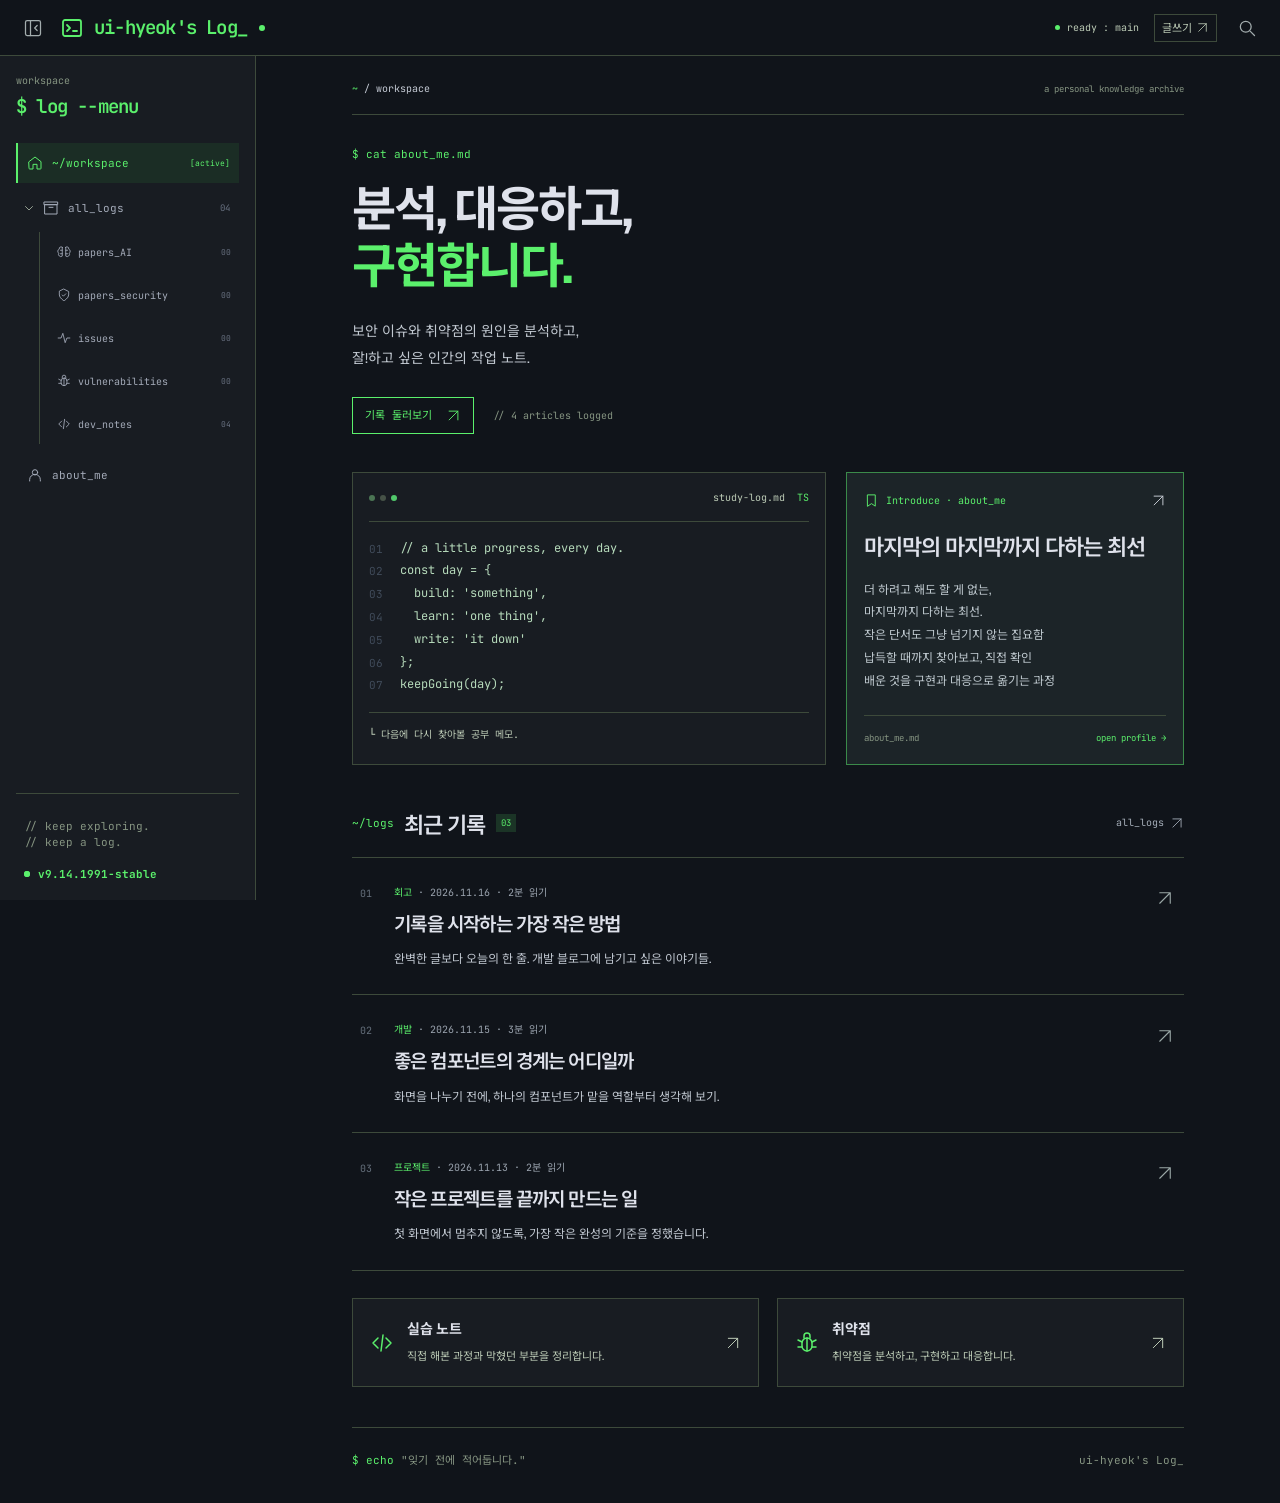
<file: index.html>
<!doctype html>
<html lang="ko"><head><meta charset="utf-8"><meta name="viewport" content="width=device-width,initial-scale=1,viewport-fit=cover"><meta name="description" content="보안 이슈와 취약점의 원인을 분석하고, 잘!하고 싶은 인간의 작업 노트."><meta name="theme-color" content="#10141a"><title>ui-hyeok&#x27;s Log_ · ~/workspace</title><link rel="icon" href="./favicon.ico?v=4" sizes="any"><link rel="icon" type="image/png" sizes="32x32" href="./favicon-32.png?v=4"><link rel="icon" type="image/svg+xml" href="./favicon.svg?v=4"><link rel="apple-touch-icon" sizes="180x180" href="./apple-touch-icon.png?v=4"><link rel="preconnect" href="https://fonts.googleapis.com"><link rel="preconnect" href="https://fonts.gstatic.com" crossorigin><link href="https://fonts.googleapis.com/css2?family=Geist:wght@300;400;500;600;700&amp;family=JetBrains+Mono:wght@400;500;600;700&amp;family=Noto+Sans+KR:wght@400;500;600;700&amp;display=swap" rel="stylesheet"><link href="./styles.css?v=48b484ed" rel="stylesheet"><script src="./script.js?v=72af7046" defer></script></head>
<body class="view-default" data-active-section="home" data-prefix="./" data-site-name="ui-hyeok&#x27;s Log_" data-author="UHByeon" data-display-name="Ui-hyeok Byeon" data-name-ko="변의혁"><a class="skip-link" href="#main">본문으로 건너뛰기</a><header class="site-header"><div class="header-identity"><button type="button" class="icon-button sidebar-toggle" id="sidebar-toggle" aria-controls="sidebar" aria-expanded="true" aria-label="좌측 메뉴 접기" title="좌측 메뉴 접기"><svg width="20" height="20" viewBox="0 0 24 24" fill="none" stroke="currentColor" stroke-width="1.5" stroke-linecap="round" stroke-linejoin="round" aria-hidden="true"><rect x="3" y="3" width="18" height="18" rx="2"/><path d="M9 3v18m8-12-3 3 3 3"/></svg></button><a class="brand" href="./index.html" aria-label="ui-hyeok&#x27;s Log_ 홈"><svg width="24" height="24" viewBox="0 0 24 24" fill="none" stroke="currentColor" stroke-width="1.5" stroke-linecap="round" stroke-linejoin="round" aria-hidden="true"><rect x="3" y="4" width="18" height="16" rx="2"/><path d="m7 9 3 3-3 3m6 0h4"/></svg><span>ui-hyeok&#x27;s Log<span class="brand-cursor">_</span></span><span class="brand-dot" aria-hidden="true"></span></a></div><div class="header-actions"><span class="header-status"><i></i>ready : main</span><a class="writer-link" href="https://uihyeok-byeon.tistory.com/manage/newpost" target="_blank" rel="noopener noreferrer" title="작성자 전용 · Tistory 글쓰기" aria-label="작성자 전용 Tistory 글쓰기">글쓰기 <svg width="13" height="13" viewBox="0 0 24 24" fill="none" stroke="currentColor" stroke-width="1.5" stroke-linecap="round" stroke-linejoin="round" aria-hidden="true"><path d="M5 19 19 5M5 5h14v14"/></svg></a><a class="icon-button" href="./posts.html#search-input" aria-label="기록 검색"><svg width="20" height="20" viewBox="0 0 24 24" fill="none" stroke="currentColor" stroke-width="1.5" stroke-linecap="round" stroke-linejoin="round" aria-hidden="true"><circle cx="10.5" cy="10.5" r="6.5"/><path d="m16 16 5 5"/></svg></a><button class="icon-button menu-toggle" id="menu-toggle" aria-controls="sidebar" aria-expanded="false" aria-label="전체 메뉴 열기"><svg width="21" height="21" viewBox="0 0 24 24" fill="none" stroke="currentColor" stroke-width="1.5" stroke-linecap="round" stroke-linejoin="round" aria-hidden="true"><path d="M4 6h16M4 12h16M4 18h16"/></svg></button></div></header>
<button class="menu-backdrop" id="menu-backdrop" tabindex="-1" aria-label="전체 메뉴 닫기" hidden></button><aside class="sidebar" id="sidebar" aria-label="전체 탐색"><div class="sidebar-heading"><span>workspace</span><button class="icon-button drawer-close" aria-label="메뉴 닫기"><svg width="18" height="18" viewBox="0 0 24 24" fill="none" stroke="currentColor" stroke-width="1.5" stroke-linecap="round" stroke-linejoin="round" aria-hidden="true"><path d="m5 5 14 14M5 19 19 5"/></svg></button></div><p class="nav-command">$ log --menu</p><nav class="side-nav" aria-label="주 메뉴"><a href="./index.html" class="nav-item is-active" aria-current="page"><svg width="18" height="18" viewBox="0 0 24 24" fill="none" stroke="currentColor" stroke-width="1.5" stroke-linecap="round" stroke-linejoin="round" aria-hidden="true"><path d="m3 10 9-7 9 7v10a1 1 0 0 1-1 1h-5v-7H9v7H4a1 1 0 0 1-1-1z"/></svg><span class="nav-labels">~/workspace</span><span class="nav-badge">[active]</span></a><div class="nav-group"><div class="nav-group-row"><button type="button" class="nav-group-toggle" id="log-group-toggle" aria-label="all_logs 분류 접기" aria-controls="log-categories" aria-expanded="true"><svg width="12" height="12" viewBox="0 0 24 24" fill="none" stroke="currentColor" stroke-width="1.5" stroke-linecap="round" stroke-linejoin="round" aria-hidden="true"><path d="m9 5 7 7-7 7"/></svg></button><a href="./posts.html" class="nav-item" data-all-logs-link aria-controls="log-categories" aria-expanded="true"><svg width="18" height="18" viewBox="0 0 24 24" fill="none" stroke="currentColor" stroke-width="1.5" stroke-linecap="round" stroke-linejoin="round" aria-hidden="true"><path d="M3 7h18v14H3zM2 3h20v4H2zM9 11h6"/></svg><span class="nav-labels">all_logs</span><span class="nav-count">04</span></a></div><div class="side-subnav" id="log-categories" data-has-active="false"><a href="./papers-ai.html" class="nav-item"><svg width="18" height="18" viewBox="0 0 24 24" fill="none" stroke="currentColor" stroke-width="1.5" stroke-linecap="round" stroke-linejoin="round" aria-hidden="true"><path d="M9 4a3 3 0 0 0-5 3 4 4 0 0 0-1 7 4 4 0 0 0 6 5V4zm6 0a3 3 0 0 1 5 3 4 4 0 0 1 1 7 4 4 0 0 1-6 5V4zM6 9h3m6 0h3M6 15h3m6 0h3"/></svg><span class="nav-labels">papers_AI</span><span class="nav-count">00</span></a><a href="./papers-security.html" class="nav-item"><svg width="18" height="18" viewBox="0 0 24 24" fill="none" stroke="currentColor" stroke-width="1.5" stroke-linecap="round" stroke-linejoin="round" aria-hidden="true"><path d="m12 2 8 4v6c0 5-8 10-8 10S4 17 4 12V6zM9 12l2 2 4-4"/></svg><span class="nav-labels">papers_security</span><span class="nav-count">00</span></a><a href="./issues.html" class="nav-item"><svg width="18" height="18" viewBox="0 0 24 24" fill="none" stroke="currentColor" stroke-width="1.5" stroke-linecap="round" stroke-linejoin="round" aria-hidden="true"><path d="M2 12h5l3-8 4 16 3-8h5"/></svg><span class="nav-labels">issues</span><span class="nav-count">00</span></a><a href="./vulnerabilities.html" class="nav-item"><svg width="18" height="18" viewBox="0 0 24 24" fill="none" stroke="currentColor" stroke-width="1.5" stroke-linecap="round" stroke-linejoin="round" aria-hidden="true"><rect x="7" y="7" width="10" height="13" rx="5"/><path d="M9 7V5a3 3 0 0 1 6 0v2M3 9l4 2m10 0 4-2M3 16h4m10 0h4M12 7v13"/></svg><span class="nav-labels">vulnerabilities</span><span class="nav-count">00</span></a><a href="./development.html" class="nav-item"><svg width="18" height="18" viewBox="0 0 24 24" fill="none" stroke="currentColor" stroke-width="1.5" stroke-linecap="round" stroke-linejoin="round" aria-hidden="true"><path d="m8 7-5 5 5 5m8-10 5 5-5 5m-3-13-2 16"/></svg><span class="nav-labels">dev_notes</span><span class="nav-count">04</span></a></div></div><a href="./about.html" class="nav-item"><svg width="18" height="18" viewBox="0 0 24 24" fill="none" stroke="currentColor" stroke-width="1.5" stroke-linecap="round" stroke-linejoin="round" aria-hidden="true"><circle cx="12" cy="8" r="4"/><path d="M4 21v-2a8 8 0 0 1 16 0v2"/></svg><span class="nav-labels">about_me</span></a></nav><div class="sidebar-footer"><p>// keep exploring.<br>// keep a log.</p><div class="build-status"><span class="build-indicator" aria-hidden="true"></span><span>v9.14.1991-stable</span></div></div></aside>
<div class="workspace"><main id="main" class="page-shell"><div class="page-path"><span><b>~</b> / workspace</span><span class="path-note">a personal knowledge archive</span></div><section class="hero"><p class="command">$ cat about_me.md</p><h1>분석, 대응하고,<br><span>구현합니다.</span></h1><p class="hero-description">보안 이슈와 취약점의 원인을 분석하고,<br>잘!하고 싶은 인간의 작업 노트.</p><div class="hero-links"><a class="terminal-button" href="./posts.html">기록 둘러보기 <svg width="15" height="15" viewBox="0 0 24 24" fill="none" stroke="currentColor" stroke-width="1.5" stroke-linecap="round" stroke-linejoin="round" aria-hidden="true"><path d="M5 19 19 5M5 5h14v14"/></svg></a><span>// 4 articles logged</span></div></section><div class="home-panels"><div class="daily-log"><div class="code-frame"><div class="code-bar"><span class="window-dots" aria-hidden="true"><i></i><i></i><i></i></span><span>study-log.md</span><span class="code-language">TS</span></div><div class="code-content"><span class="line-numbers" aria-hidden="true">01
02
03
04
05
06
07</span><pre tabindex="0"><code id="daily-code">// a little progress, every day.
const day = {
  build: &#x27;something&#x27;,
  learn: &#x27;one thing&#x27;,
  write: &#x27;it down&#x27;
};
keepGoing(day);</code></pre></div></div><p>└ 다음에 다시 찾아볼 공부 메모.</p></div><a class="pinned-note" href="./about.html"><div class="pin-eyebrow"><svg width="15" height="15" viewBox="0 0 24 24" fill="none" stroke="currentColor" stroke-width="1.5" stroke-linecap="round" stroke-linejoin="round" aria-hidden="true"><path d="M6 3h12v18l-6-4-6 4z"/></svg> Introduce · about_me <svg width="15" height="15" viewBox="0 0 24 24" fill="none" stroke="currentColor" stroke-width="1.5" stroke-linecap="round" stroke-linejoin="round" aria-hidden="true"><path d="M5 19 19 5M5 5h14v14"/></svg></div><h2>마지막의 마지막까지 다하는 최선</h2><p>더 하려고 해도 할 게 없는,<br>마지막까지 다하는 최선.<br>작은 단서도 그냥 넘기지 않는 집요함<br>납득할 때까지 찾아보고, 직접 확인<br>배운 것을 구현과 대응으로 옮기는 과정</p><footer><span>about_me.md</span><span>open profile →</span></footer></a></div><section class="recent-logs" id="recent-logs"><header class="section-heading"><div><span>~/logs</span><h2>최근 기록</h2><small>03</small></div><a href="./posts.html">all_logs <svg width="14" height="14" viewBox="0 0 24 24" fill="none" stroke="currentColor" stroke-width="1.5" stroke-linecap="round" stroke-linejoin="round" aria-hidden="true"><path d="M5 19 19 5M5 5h14v14"/></svg></a></header><article class="log-row"><span class="row-number">01</span><div><div class="post-meta"><a href="./development.html">회고</a><span>·</span><time datetime="2026-11-16">2026.11.16</time><span>· 2분 읽기</span></div><h3><a href="./posts/start.html">기록을 시작하는 가장 작은 방법</a></h3><p>완벽한 글보다 오늘의 한 줄. 개발 블로그에 남기고 싶은 이야기들.</p></div><a class="row-arrow" href="./posts/start.html" aria-label="기록을 시작하는 가장 작은 방법 읽기"><svg width="18" height="18" viewBox="0 0 24 24" fill="none" stroke="currentColor" stroke-width="1.5" stroke-linecap="round" stroke-linejoin="round" aria-hidden="true"><path d="M5 19 19 5M5 5h14v14"/></svg></a></article><article class="log-row"><span class="row-number">02</span><div><div class="post-meta"><a href="./development.html">개발</a><span>·</span><time datetime="2026-11-15">2026.11.15</time><span>· 3분 읽기</span></div><h3><a href="./posts/components.html">좋은 컴포넌트의 경계는 어디일까</a></h3><p>화면을 나누기 전에, 하나의 컴포넌트가 맡을 역할부터 생각해 보기.</p></div><a class="row-arrow" href="./posts/components.html" aria-label="좋은 컴포넌트의 경계는 어디일까 읽기"><svg width="18" height="18" viewBox="0 0 24 24" fill="none" stroke="currentColor" stroke-width="1.5" stroke-linecap="round" stroke-linejoin="round" aria-hidden="true"><path d="M5 19 19 5M5 5h14v14"/></svg></a></article><article class="log-row"><span class="row-number">03</span><div><div class="post-meta"><a href="./development.html">프로젝트</a><span>·</span><time datetime="2026-11-13">2026.11.13</time><span>· 2분 읽기</span></div><h3><a href="./posts/small-project.html">작은 프로젝트를 끝까지 만드는 일</a></h3><p>첫 화면에서 멈추지 않도록, 가장 작은 완성의 기준을 정했습니다.</p></div><a class="row-arrow" href="./posts/small-project.html" aria-label="작은 프로젝트를 끝까지 만드는 일 읽기"><svg width="18" height="18" viewBox="0 0 24 24" fill="none" stroke="currentColor" stroke-width="1.5" stroke-linecap="round" stroke-linejoin="round" aria-hidden="true"><path d="M5 19 19 5M5 5h14v14"/></svg></a></article></section><div class="topic-grid"><a href="./development.html"><svg width="24" height="24" viewBox="0 0 24 24" fill="none" stroke="currentColor" stroke-width="1.5" stroke-linecap="round" stroke-linejoin="round" aria-hidden="true"><path d="m8 7-5 5 5 5m8-10 5 5-5 5m-3-13-2 16"/></svg><div><h2>실습 노트</h2><p>직접 해본 과정과 막혔던 부분을 정리합니다.</p></div><svg width="16" height="16" viewBox="0 0 24 24" fill="none" stroke="currentColor" stroke-width="1.5" stroke-linecap="round" stroke-linejoin="round" aria-hidden="true"><path d="M5 19 19 5M5 5h14v14"/></svg></a><a href="./vulnerabilities.html"><svg width="24" height="24" viewBox="0 0 24 24" fill="none" stroke="currentColor" stroke-width="1.5" stroke-linecap="round" stroke-linejoin="round" aria-hidden="true"><rect x="7" y="7" width="10" height="13" rx="5"/><path d="M9 7V5a3 3 0 0 1 6 0v2M3 9l4 2m10 0 4-2M3 16h4m10 0h4M12 7v13"/></svg><div><h2>취약점</h2><p>취약점을 분석하고, 구현하고 대응합니다.</p></div><svg width="16" height="16" viewBox="0 0 24 24" fill="none" stroke="currentColor" stroke-width="1.5" stroke-linecap="round" stroke-linejoin="round" aria-hidden="true"><path d="M5 19 19 5M5 5h14v14"/></svg></a></div><footer class="page-footer home-footer"><p><span>$ echo</span> "잊기 전에 적어둡니다."</p><span class="footer-signature">ui-hyeok&#x27;s Log_</span></footer></main></div><nav class="bottom-nav" aria-label="모바일 주 메뉴"><a href="./index.html" class="is-active" aria-current="page"><svg width="20" height="20" viewBox="0 0 24 24" fill="none" stroke="currentColor" stroke-width="1.5" stroke-linecap="round" stroke-linejoin="round" aria-hidden="true"><path d="m3 10 9-7 9 7v10a1 1 0 0 1-1 1h-5v-7H9v7H4a1 1 0 0 1-1-1z"/></svg><span>~/workspace</span></a><a href="./posts.html" class=""><svg width="20" height="20" viewBox="0 0 24 24" fill="none" stroke="currentColor" stroke-width="1.5" stroke-linecap="round" stroke-linejoin="round" aria-hidden="true"><path d="M3 7h18v14H3zM2 3h20v4H2zM9 11h6"/></svg><span>all_logs</span></a><a href="./development.html" class=""><svg width="20" height="20" viewBox="0 0 24 24" fill="none" stroke="currentColor" stroke-width="1.5" stroke-linecap="round" stroke-linejoin="round" aria-hidden="true"><path d="m8 7-5 5 5 5m8-10 5 5-5 5m-3-13-2 16"/></svg><span>dev_notes</span></a><a href="./about.html" class=""><svg width="20" height="20" viewBox="0 0 24 24" fill="none" stroke="currentColor" stroke-width="1.5" stroke-linecap="round" stroke-linejoin="round" aria-hidden="true"><circle cx="12" cy="8" r="4"/><path d="M4 21v-2a8 8 0 0 1 16 0v2"/></svg><span>about_me</span></a></nav><p id="interaction-status" class="sr-only" role="status" aria-live="polite"></p></body></html>
</file>
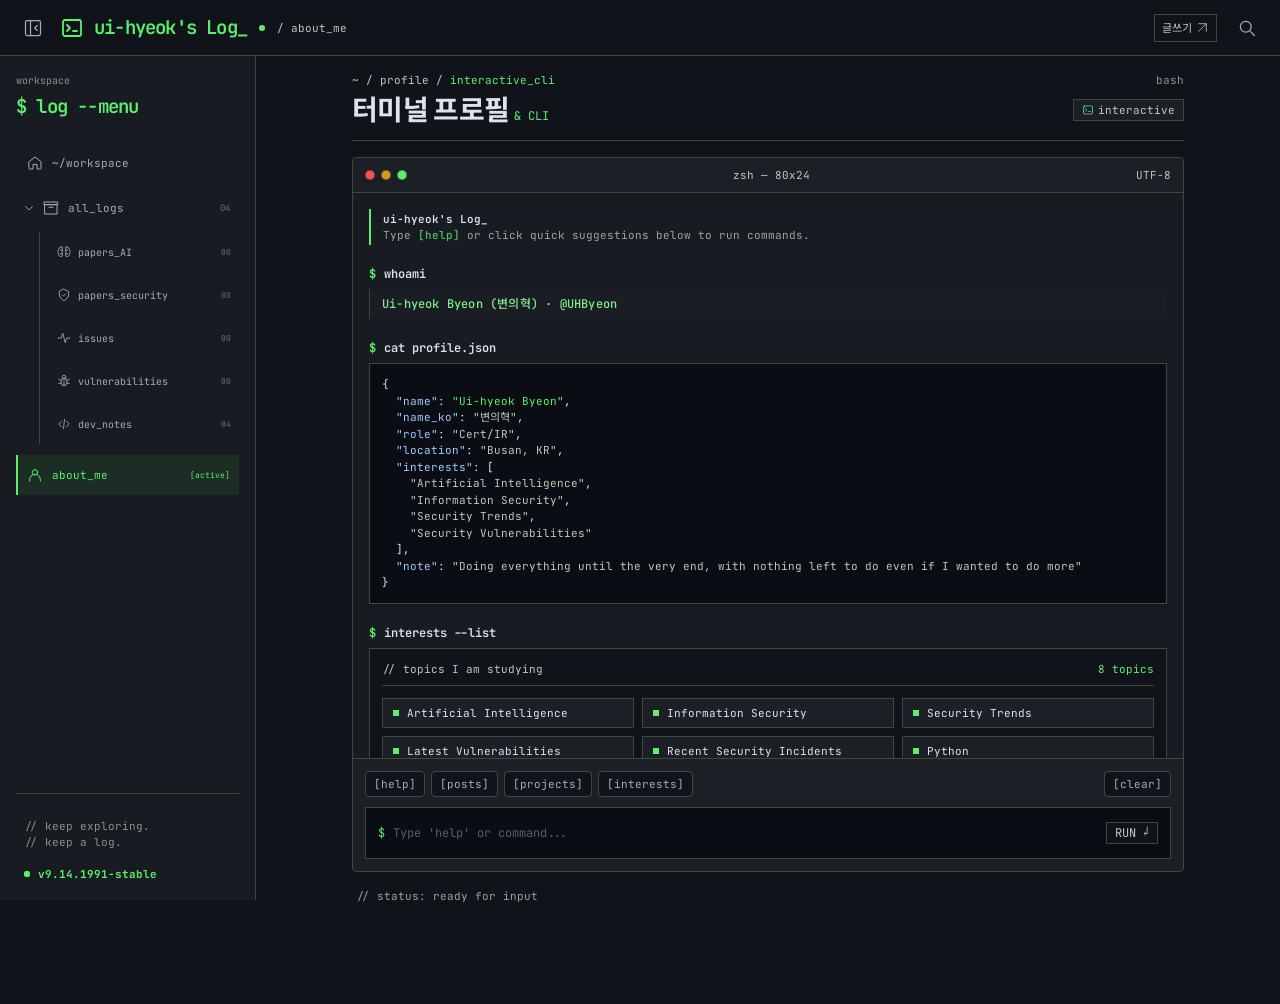
<file: about.html>
<!doctype html>
<html lang="ko"><head><meta charset="utf-8"><meta name="viewport" content="width=device-width,initial-scale=1,viewport-fit=cover"><meta name="description" content="보안 이슈와 취약점의 원인을 분석하고, 잘!하고 싶은 인간의 작업 노트."><meta name="theme-color" content="#10141a"><title>ui-hyeok&#x27;s Log_ · about_me</title><link rel="icon" href="./favicon.ico?v=4" sizes="any"><link rel="icon" type="image/png" sizes="32x32" href="./favicon-32.png?v=4"><link rel="icon" type="image/svg+xml" href="./favicon.svg?v=4"><link rel="apple-touch-icon" sizes="180x180" href="./apple-touch-icon.png?v=4"><link rel="preconnect" href="https://fonts.googleapis.com"><link rel="preconnect" href="https://fonts.gstatic.com" crossorigin><link href="https://fonts.googleapis.com/css2?family=Geist:wght@300;400;500;600;700&amp;family=JetBrains+Mono:wght@400;500;600;700&amp;family=Noto+Sans+KR:wght@400;500;600;700&amp;display=swap" rel="stylesheet"><link href="./styles.css?v=48b484ed" rel="stylesheet"><link href="./reference-views.css?v=9812cd88" rel="stylesheet"><script src="./script.js?v=72af7046" defer></script></head>
<body class="view-profile" data-active-section="about" data-prefix="./" data-site-name="ui-hyeok&#x27;s Log_" data-author="UHByeon" data-display-name="Ui-hyeok Byeon" data-name-ko="변의혁"><a class="skip-link" href="#main">본문으로 건너뛰기</a><header class="site-header"><div class="header-identity"><button type="button" class="icon-button sidebar-toggle" id="sidebar-toggle" aria-controls="sidebar" aria-expanded="true" aria-label="좌측 메뉴 접기" title="좌측 메뉴 접기"><svg width="20" height="20" viewBox="0 0 24 24" fill="none" stroke="currentColor" stroke-width="1.5" stroke-linecap="round" stroke-linejoin="round" aria-hidden="true"><rect x="3" y="3" width="18" height="18" rx="2"/><path d="M9 3v18m8-12-3 3 3 3"/></svg></button><a class="brand" href="./index.html" aria-label="ui-hyeok&#x27;s Log_ 홈"><svg width="24" height="24" viewBox="0 0 24 24" fill="none" stroke="currentColor" stroke-width="1.5" stroke-linecap="round" stroke-linejoin="round" aria-hidden="true"><rect x="3" y="4" width="18" height="16" rx="2"/><path d="m7 9 3 3-3 3m6 0h4"/></svg><span>ui-hyeok&#x27;s Log<span class="brand-cursor">_</span></span><span class="brand-dot" aria-hidden="true"></span></a><span class="header-context">/ about_me</span></div><div class="header-actions"><a class="writer-link" href="https://uihyeok-byeon.tistory.com/manage/newpost" target="_blank" rel="noopener noreferrer" title="작성자 전용 · Tistory 글쓰기" aria-label="작성자 전용 Tistory 글쓰기">글쓰기 <svg width="13" height="13" viewBox="0 0 24 24" fill="none" stroke="currentColor" stroke-width="1.5" stroke-linecap="round" stroke-linejoin="round" aria-hidden="true"><path d="M5 19 19 5M5 5h14v14"/></svg></a><a class="icon-button" href="./posts.html#search-input" aria-label="기록 검색"><svg width="20" height="20" viewBox="0 0 24 24" fill="none" stroke="currentColor" stroke-width="1.5" stroke-linecap="round" stroke-linejoin="round" aria-hidden="true"><circle cx="10.5" cy="10.5" r="6.5"/><path d="m16 16 5 5"/></svg></a><button class="icon-button menu-toggle" id="menu-toggle" aria-controls="sidebar" aria-expanded="false" aria-label="전체 메뉴 열기"><svg width="21" height="21" viewBox="0 0 24 24" fill="none" stroke="currentColor" stroke-width="1.5" stroke-linecap="round" stroke-linejoin="round" aria-hidden="true"><path d="M4 6h16M4 12h16M4 18h16"/></svg></button></div></header>
<button class="menu-backdrop" id="menu-backdrop" tabindex="-1" aria-label="전체 메뉴 닫기" hidden></button><aside class="sidebar" id="sidebar" aria-label="전체 탐색"><div class="sidebar-heading"><span>workspace</span><button class="icon-button drawer-close" aria-label="메뉴 닫기"><svg width="18" height="18" viewBox="0 0 24 24" fill="none" stroke="currentColor" stroke-width="1.5" stroke-linecap="round" stroke-linejoin="round" aria-hidden="true"><path d="m5 5 14 14M5 19 19 5"/></svg></button></div><p class="nav-command">$ log --menu</p><nav class="side-nav" aria-label="주 메뉴"><a href="./index.html" class="nav-item"><svg width="18" height="18" viewBox="0 0 24 24" fill="none" stroke="currentColor" stroke-width="1.5" stroke-linecap="round" stroke-linejoin="round" aria-hidden="true"><path d="m3 10 9-7 9 7v10a1 1 0 0 1-1 1h-5v-7H9v7H4a1 1 0 0 1-1-1z"/></svg><span class="nav-labels">~/workspace</span></a><div class="nav-group"><div class="nav-group-row"><button type="button" class="nav-group-toggle" id="log-group-toggle" aria-label="all_logs 분류 접기" aria-controls="log-categories" aria-expanded="true"><svg width="12" height="12" viewBox="0 0 24 24" fill="none" stroke="currentColor" stroke-width="1.5" stroke-linecap="round" stroke-linejoin="round" aria-hidden="true"><path d="m9 5 7 7-7 7"/></svg></button><a href="./posts.html" class="nav-item" data-all-logs-link aria-controls="log-categories" aria-expanded="true"><svg width="18" height="18" viewBox="0 0 24 24" fill="none" stroke="currentColor" stroke-width="1.5" stroke-linecap="round" stroke-linejoin="round" aria-hidden="true"><path d="M3 7h18v14H3zM2 3h20v4H2zM9 11h6"/></svg><span class="nav-labels">all_logs</span><span class="nav-count">04</span></a></div><div class="side-subnav" id="log-categories" data-has-active="false"><a href="./papers-ai.html" class="nav-item"><svg width="18" height="18" viewBox="0 0 24 24" fill="none" stroke="currentColor" stroke-width="1.5" stroke-linecap="round" stroke-linejoin="round" aria-hidden="true"><path d="M9 4a3 3 0 0 0-5 3 4 4 0 0 0-1 7 4 4 0 0 0 6 5V4zm6 0a3 3 0 0 1 5 3 4 4 0 0 1 1 7 4 4 0 0 1-6 5V4zM6 9h3m6 0h3M6 15h3m6 0h3"/></svg><span class="nav-labels">papers_AI</span><span class="nav-count">00</span></a><a href="./papers-security.html" class="nav-item"><svg width="18" height="18" viewBox="0 0 24 24" fill="none" stroke="currentColor" stroke-width="1.5" stroke-linecap="round" stroke-linejoin="round" aria-hidden="true"><path d="m12 2 8 4v6c0 5-8 10-8 10S4 17 4 12V6zM9 12l2 2 4-4"/></svg><span class="nav-labels">papers_security</span><span class="nav-count">00</span></a><a href="./issues.html" class="nav-item"><svg width="18" height="18" viewBox="0 0 24 24" fill="none" stroke="currentColor" stroke-width="1.5" stroke-linecap="round" stroke-linejoin="round" aria-hidden="true"><path d="M2 12h5l3-8 4 16 3-8h5"/></svg><span class="nav-labels">issues</span><span class="nav-count">00</span></a><a href="./vulnerabilities.html" class="nav-item"><svg width="18" height="18" viewBox="0 0 24 24" fill="none" stroke="currentColor" stroke-width="1.5" stroke-linecap="round" stroke-linejoin="round" aria-hidden="true"><rect x="7" y="7" width="10" height="13" rx="5"/><path d="M9 7V5a3 3 0 0 1 6 0v2M3 9l4 2m10 0 4-2M3 16h4m10 0h4M12 7v13"/></svg><span class="nav-labels">vulnerabilities</span><span class="nav-count">00</span></a><a href="./development.html" class="nav-item"><svg width="18" height="18" viewBox="0 0 24 24" fill="none" stroke="currentColor" stroke-width="1.5" stroke-linecap="round" stroke-linejoin="round" aria-hidden="true"><path d="m8 7-5 5 5 5m8-10 5 5-5 5m-3-13-2 16"/></svg><span class="nav-labels">dev_notes</span><span class="nav-count">04</span></a></div></div><a href="./about.html" class="nav-item is-active" aria-current="page"><svg width="18" height="18" viewBox="0 0 24 24" fill="none" stroke="currentColor" stroke-width="1.5" stroke-linecap="round" stroke-linejoin="round" aria-hidden="true"><circle cx="12" cy="8" r="4"/><path d="M4 21v-2a8 8 0 0 1 16 0v2"/></svg><span class="nav-labels">about_me</span><span class="nav-badge">[active]</span></a></nav><div class="sidebar-footer"><p>// keep exploring.<br>// keep a log.</p><div class="build-status"><span class="build-indicator" aria-hidden="true"></span><span>v9.14.1991-stable</span></div></div></aside>
<div class="workspace"><main id="main" class="page-shell"><header class="profile-intro"><div class="profile-path"><span><b>~</b> / profile / <em>interactive_cli</em></span><small>bash</small></div><div><h1>터미널 프로필 <span>&amp; CLI</span></h1><small class="interactive-badge"><svg width="12" height="12" viewBox="0 0 24 24" fill="none" stroke="currentColor" stroke-width="1.5" stroke-linecap="round" stroke-linejoin="round" aria-hidden="true"><rect x="3" y="4" width="18" height="16" rx="2"/><path d="m7 9 3 3-3 3m6 0h4"/></svg> interactive</small></div></header><section class="profile-terminal" aria-label="블로그 소개 터미널"><div class="code-bar"><span class="window-dots" aria-hidden="true"><i></i><i></i><i></i></span><span>zsh — 80x24</span><span>UTF-8</span></div><div class="terminal-screen" id="cli-output" role="log" aria-label="명령 실행 결과"><div class="cli-welcome"><strong>ui-hyeok&#x27;s Log_</strong><p>Type <b>[help]</b> or click quick suggestions below to run commands.</p></div><div class="cli-entry"><p class="cli-prompt"><b>$</b> whoami</p><p class="cli-answer">Ui-hyeok Byeon (변의혁) · @UHByeon</p></div><div class="cli-entry"><p class="cli-prompt"><b>$</b> cat profile.json</p><pre class="profile-json">{
  <span class="json-key">&quot;name&quot;</span>: <span class="json-key" data-value>&quot;Ui-hyeok Byeon&quot;</span>,
  <span class="json-key">&quot;name_ko&quot;</span>: <span class="json-key" data-value>&quot;변의혁&quot;</span>,
  <span class="json-key">&quot;role&quot;</span>: <span class="json-key" data-value>&quot;Cert/IR&quot;</span>,
  <span class="json-key">&quot;location&quot;</span>: <span class="json-key" data-value>&quot;Busan, KR&quot;</span>,
  <span class="json-key">&quot;interests&quot;</span>: [
    <span class="json-key" data-value>&quot;Artificial Intelligence&quot;</span>,
    <span class="json-key" data-value>&quot;Information Security&quot;</span>,
    <span class="json-key" data-value>&quot;Security Trends&quot;</span>,
    <span class="json-key" data-value>&quot;Security Vulnerabilities&quot;</span>
  ],
  <span class="json-key">&quot;note&quot;</span>: <span class="json-key" data-value>&quot;Doing everything until the very end, with nothing left to do even if I wanted to do more&quot;</span>
}</pre></div><div class="cli-entry"><p class="cli-prompt"><b>$</b> interests --list</p><div class="tech-stack-panel"><div><span>// topics I am studying</span><span>8 topics</span></div><div class="tech-badges"><div class="tech-badge"><i></i><span>Artificial Intelligence</span></div><div class="tech-badge"><i></i><span>Information Security</span></div><div class="tech-badge"><i></i><span>Security Trends</span></div><div class="tech-badge"><i></i><span>Latest Vulnerabilities</span></div><div class="tech-badge"><i></i><span>Recent Security Incidents</span></div><div class="tech-badge"><i></i><span>Python</span></div><div class="tech-badge"><i></i><span>Incident Analysis</span></div><div class="tech-badge"><i></i><span>Detection &amp; Response</span></div></div></div></div><div class="cli-entry"><p class="cli-prompt"><b>$</b> contact --links</p><div class="contact-tree"><div><span class="tree-branch">├──</span><span>GitHub:</span><a href="https://github.com/UHByeon">github.com/UHByeon ↗</a></div><div><span class="tree-branch">├──</span><span>LinkedIn:</span><span class="contact-pending" aria-disabled="true">준비 중</span></div><div><span class="tree-branch">├──</span><span>Email:</span><a id="contact-email" href="mailto:bym4094@naver.com">bym4094@naver.com</a><button class="email-copy" data-copy-target="contact-email" aria-label="이메일 주소 복사"><span>[copy]</span></button></div><div><span class="tree-branch">└──</span><span>CV:</span><span class="contact-pending" aria-disabled="true">준비 중</span></div></div></div><div id="cli-dynamic-output"></div><div class="active-prompt"><b>$</b><span id="terminal-input-display"></span><i class="prompt-cursor" aria-hidden="true"></i></div></div><div class="cli-controls"><div class="quick-commands"><button data-command="help">[help]</button><button data-command="posts">[posts]</button><button data-command="projects">[projects]</button><button data-command="interests --list">[interests]</button><button data-command="clear">[clear]</button></div><form id="cli-form" class="cli-form"><span aria-hidden="true">$</span><label class="sr-only" for="cli-input">블로그 탐색 명령 입력</label><input id="cli-input" type="text" placeholder="Type 'help' or command..." autocomplete="off" autocapitalize="off" spellcheck="false"><button type="submit">RUN ↵</button></form></div></section><div class="cli-status">// status: ready for input</div></main></div><nav class="bottom-nav" aria-label="모바일 주 메뉴"><a href="./index.html" class=""><svg width="20" height="20" viewBox="0 0 24 24" fill="none" stroke="currentColor" stroke-width="1.5" stroke-linecap="round" stroke-linejoin="round" aria-hidden="true"><path d="m3 10 9-7 9 7v10a1 1 0 0 1-1 1h-5v-7H9v7H4a1 1 0 0 1-1-1z"/></svg><span>~/workspace</span></a><a href="./posts.html" class=""><svg width="20" height="20" viewBox="0 0 24 24" fill="none" stroke="currentColor" stroke-width="1.5" stroke-linecap="round" stroke-linejoin="round" aria-hidden="true"><path d="M3 7h18v14H3zM2 3h20v4H2zM9 11h6"/></svg><span>all_logs</span></a><a href="./development.html" class=""><svg width="20" height="20" viewBox="0 0 24 24" fill="none" stroke="currentColor" stroke-width="1.5" stroke-linecap="round" stroke-linejoin="round" aria-hidden="true"><path d="m8 7-5 5 5 5m8-10 5 5-5 5m-3-13-2 16"/></svg><span>dev_notes</span></a><a href="./about.html" class="is-active" aria-current="page"><svg width="20" height="20" viewBox="0 0 24 24" fill="none" stroke="currentColor" stroke-width="1.5" stroke-linecap="round" stroke-linejoin="round" aria-hidden="true"><circle cx="12" cy="8" r="4"/><path d="M4 21v-2a8 8 0 0 1 16 0v2"/></svg><span>about_me</span></a></nav><p id="interaction-status" class="sr-only" role="status" aria-live="polite"></p></body></html>
</file>
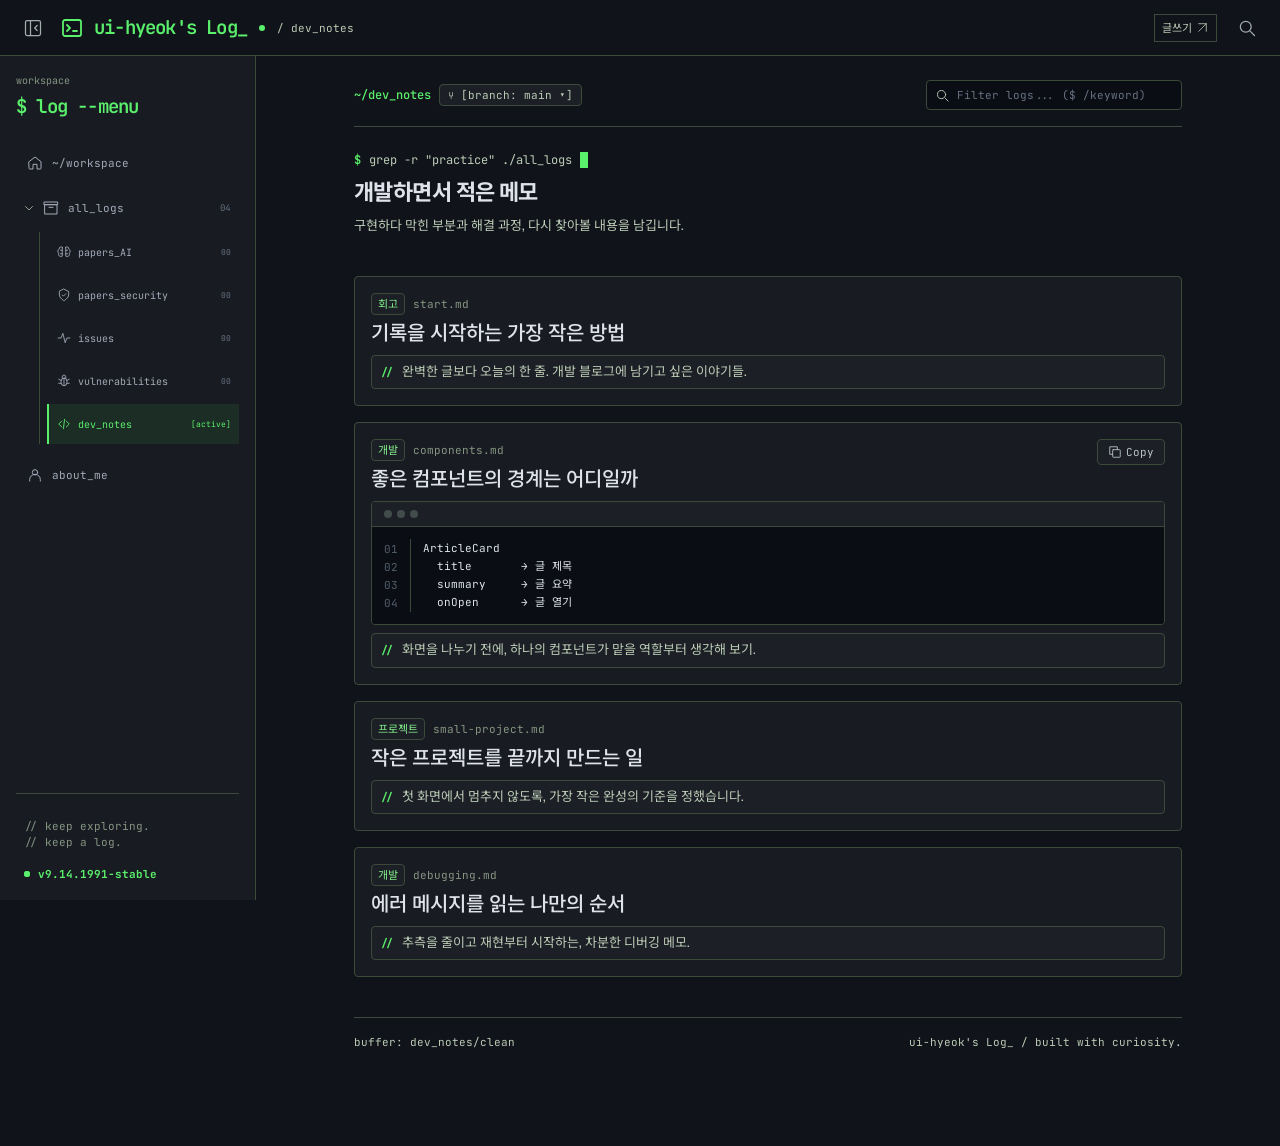
<file: development.html>
<!doctype html>
<html lang="ko"><head><meta charset="utf-8"><meta name="viewport" content="width=device-width,initial-scale=1,viewport-fit=cover"><meta name="description" content="보안 이슈와 취약점의 원인을 분석하고, 잘!하고 싶은 인간의 작업 노트."><meta name="theme-color" content="#10141a"><title>ui-hyeok&#x27;s Log_ · dev_notes</title><link rel="icon" href="./favicon.ico?v=4" sizes="any"><link rel="icon" type="image/png" sizes="32x32" href="./favicon-32.png?v=4"><link rel="icon" type="image/svg+xml" href="./favicon.svg?v=4"><link rel="apple-touch-icon" sizes="180x180" href="./apple-touch-icon.png?v=4"><link rel="preconnect" href="https://fonts.googleapis.com"><link rel="preconnect" href="https://fonts.gstatic.com" crossorigin><link href="https://fonts.googleapis.com/css2?family=Geist:wght@300;400;500;600;700&amp;family=JetBrains+Mono:wght@400;500;600;700&amp;family=Noto+Sans+KR:wght@400;500;600;700&amp;display=swap" rel="stylesheet"><link href="./styles.css?v=48b484ed" rel="stylesheet"><link href="./reference-views.css?v=9812cd88" rel="stylesheet"><script src="./script.js?v=72af7046" defer></script></head>
<body class="view-archive" data-active-section="development" data-prefix="./" data-site-name="ui-hyeok&#x27;s Log_" data-author="UHByeon" data-display-name="Ui-hyeok Byeon" data-name-ko="변의혁"><a class="skip-link" href="#main">본문으로 건너뛰기</a><header class="site-header"><div class="header-identity"><button type="button" class="icon-button sidebar-toggle" id="sidebar-toggle" aria-controls="sidebar" aria-expanded="true" aria-label="좌측 메뉴 접기" title="좌측 메뉴 접기"><svg width="20" height="20" viewBox="0 0 24 24" fill="none" stroke="currentColor" stroke-width="1.5" stroke-linecap="round" stroke-linejoin="round" aria-hidden="true"><rect x="3" y="3" width="18" height="18" rx="2"/><path d="M9 3v18m8-12-3 3 3 3"/></svg></button><a class="brand" href="./index.html" aria-label="ui-hyeok&#x27;s Log_ 홈"><svg width="24" height="24" viewBox="0 0 24 24" fill="none" stroke="currentColor" stroke-width="1.5" stroke-linecap="round" stroke-linejoin="round" aria-hidden="true"><rect x="3" y="4" width="18" height="16" rx="2"/><path d="m7 9 3 3-3 3m6 0h4"/></svg><span>ui-hyeok&#x27;s Log<span class="brand-cursor">_</span></span><span class="brand-dot" aria-hidden="true"></span></a><span class="header-context">/ dev_notes</span></div><div class="header-actions"><a class="writer-link" href="https://uihyeok-byeon.tistory.com/manage/newpost" target="_blank" rel="noopener noreferrer" title="작성자 전용 · Tistory 글쓰기" aria-label="작성자 전용 Tistory 글쓰기">글쓰기 <svg width="13" height="13" viewBox="0 0 24 24" fill="none" stroke="currentColor" stroke-width="1.5" stroke-linecap="round" stroke-linejoin="round" aria-hidden="true"><path d="M5 19 19 5M5 5h14v14"/></svg></a><a class="icon-button" href="./posts.html#search-input" aria-label="기록 검색"><svg width="20" height="20" viewBox="0 0 24 24" fill="none" stroke="currentColor" stroke-width="1.5" stroke-linecap="round" stroke-linejoin="round" aria-hidden="true"><circle cx="10.5" cy="10.5" r="6.5"/><path d="m16 16 5 5"/></svg></a><button class="icon-button menu-toggle" id="menu-toggle" aria-controls="sidebar" aria-expanded="false" aria-label="전체 메뉴 열기"><svg width="21" height="21" viewBox="0 0 24 24" fill="none" stroke="currentColor" stroke-width="1.5" stroke-linecap="round" stroke-linejoin="round" aria-hidden="true"><path d="M4 6h16M4 12h16M4 18h16"/></svg></button></div></header>
<button class="menu-backdrop" id="menu-backdrop" tabindex="-1" aria-label="전체 메뉴 닫기" hidden></button><aside class="sidebar" id="sidebar" aria-label="전체 탐색"><div class="sidebar-heading"><span>workspace</span><button class="icon-button drawer-close" aria-label="메뉴 닫기"><svg width="18" height="18" viewBox="0 0 24 24" fill="none" stroke="currentColor" stroke-width="1.5" stroke-linecap="round" stroke-linejoin="round" aria-hidden="true"><path d="m5 5 14 14M5 19 19 5"/></svg></button></div><p class="nav-command">$ log --menu</p><nav class="side-nav" aria-label="주 메뉴"><a href="./index.html" class="nav-item"><svg width="18" height="18" viewBox="0 0 24 24" fill="none" stroke="currentColor" stroke-width="1.5" stroke-linecap="round" stroke-linejoin="round" aria-hidden="true"><path d="m3 10 9-7 9 7v10a1 1 0 0 1-1 1h-5v-7H9v7H4a1 1 0 0 1-1-1z"/></svg><span class="nav-labels">~/workspace</span></a><div class="nav-group"><div class="nav-group-row"><button type="button" class="nav-group-toggle" id="log-group-toggle" aria-label="all_logs 분류 접기" aria-controls="log-categories" aria-expanded="true"><svg width="12" height="12" viewBox="0 0 24 24" fill="none" stroke="currentColor" stroke-width="1.5" stroke-linecap="round" stroke-linejoin="round" aria-hidden="true"><path d="m9 5 7 7-7 7"/></svg></button><a href="./posts.html" class="nav-item" data-all-logs-link aria-controls="log-categories" aria-expanded="true"><svg width="18" height="18" viewBox="0 0 24 24" fill="none" stroke="currentColor" stroke-width="1.5" stroke-linecap="round" stroke-linejoin="round" aria-hidden="true"><path d="M3 7h18v14H3zM2 3h20v4H2zM9 11h6"/></svg><span class="nav-labels">all_logs</span><span class="nav-count">04</span></a></div><div class="side-subnav" id="log-categories" data-has-active="true"><a href="./papers-ai.html" class="nav-item"><svg width="18" height="18" viewBox="0 0 24 24" fill="none" stroke="currentColor" stroke-width="1.5" stroke-linecap="round" stroke-linejoin="round" aria-hidden="true"><path d="M9 4a3 3 0 0 0-5 3 4 4 0 0 0-1 7 4 4 0 0 0 6 5V4zm6 0a3 3 0 0 1 5 3 4 4 0 0 1 1 7 4 4 0 0 1-6 5V4zM6 9h3m6 0h3M6 15h3m6 0h3"/></svg><span class="nav-labels">papers_AI</span><span class="nav-count">00</span></a><a href="./papers-security.html" class="nav-item"><svg width="18" height="18" viewBox="0 0 24 24" fill="none" stroke="currentColor" stroke-width="1.5" stroke-linecap="round" stroke-linejoin="round" aria-hidden="true"><path d="m12 2 8 4v6c0 5-8 10-8 10S4 17 4 12V6zM9 12l2 2 4-4"/></svg><span class="nav-labels">papers_security</span><span class="nav-count">00</span></a><a href="./issues.html" class="nav-item"><svg width="18" height="18" viewBox="0 0 24 24" fill="none" stroke="currentColor" stroke-width="1.5" stroke-linecap="round" stroke-linejoin="round" aria-hidden="true"><path d="M2 12h5l3-8 4 16 3-8h5"/></svg><span class="nav-labels">issues</span><span class="nav-count">00</span></a><a href="./vulnerabilities.html" class="nav-item"><svg width="18" height="18" viewBox="0 0 24 24" fill="none" stroke="currentColor" stroke-width="1.5" stroke-linecap="round" stroke-linejoin="round" aria-hidden="true"><rect x="7" y="7" width="10" height="13" rx="5"/><path d="M9 7V5a3 3 0 0 1 6 0v2M3 9l4 2m10 0 4-2M3 16h4m10 0h4M12 7v13"/></svg><span class="nav-labels">vulnerabilities</span><span class="nav-count">00</span></a><a href="./development.html" class="nav-item is-active" aria-current="page"><svg width="18" height="18" viewBox="0 0 24 24" fill="none" stroke="currentColor" stroke-width="1.5" stroke-linecap="round" stroke-linejoin="round" aria-hidden="true"><path d="m8 7-5 5 5 5m8-10 5 5-5 5m-3-13-2 16"/></svg><span class="nav-labels">dev_notes</span><span class="nav-badge">[active]</span></a></div></div><a href="./about.html" class="nav-item"><svg width="18" height="18" viewBox="0 0 24 24" fill="none" stroke="currentColor" stroke-width="1.5" stroke-linecap="round" stroke-linejoin="round" aria-hidden="true"><circle cx="12" cy="8" r="4"/><path d="M4 21v-2a8 8 0 0 1 16 0v2"/></svg><span class="nav-labels">about_me</span></a></nav><div class="sidebar-footer"><p>// keep exploring.<br>// keep a log.</p><div class="build-status"><span class="build-indicator" aria-hidden="true"></span><span>v9.14.1991-stable</span></div></div></aside>
<div class="workspace"><main id="main" class="page-shell"><div class="archive-topline"><span><b>~/dev_notes</b><small>⑂ [branch: main ▾]</small></span><label class="search-box"><svg width="15" height="15" viewBox="0 0 24 24" fill="none" stroke="currentColor" stroke-width="1.5" stroke-linecap="round" stroke-linejoin="round" aria-hidden="true"><circle cx="10.5" cy="10.5" r="6.5"/><path d="m16 16 5 5"/></svg><input type="text" inputmode="search" id="search-input" aria-label="제목과 본문으로 기록 검색" placeholder="Filter logs... ($ /keyword)"></label></div><header class="page-intro"><p class="reference-command"><b>$</b><span>grep -r &quot;practice&quot; ./all_logs</span><i class="prompt-cursor" aria-hidden="true"></i></p><h1>개발하면서 적은 메모</h1><p>구현하다 막힌 부분과 해결 과정, 다시 찾아볼 내용을 남깁니다.</p></header><span id="post-count" class="sr-only">4</span><div class="archive-cards"><article class="archive-card" data-post data-section="development" data-category="회고" data-search="기록을 시작하는 가장 작은 방법 회고 완벽한 글보다 오늘의 한 줄. 개발 블로그에 남기고 싶은 이야기들. 새로운 것을 배웠을 때, 문제를 해결했을 때, 생각이 조금 바뀌었을 때. 그 순간을 한 줄씩 남기면 나만의 개발 기록이 됩니다. 처음에는 세 가지만 적어 봅니다 무엇을 해보았는지, 어디에서 막혔는지, 다음에는 무엇을 바꿔볼 것인지. 이 세 가지를 담으면 짧은 메모에도 다음 시도를 위한 실마리가 남습니다. 이 페이지를 내 공간으로 바꾸기 블로그 이름과 소개를 바꾸고 content/posts.json의 예시 글을 자신의 글로 교체해 보세요. Python 생성 도구를 실행하면 각 글과 메뉴에 해당하는 HTML 페이지가 만들어집니다."><div class="archive-card-heading"><div><div class="snippet-file"><span class="tag">회고</span><span>start.md</span></div><h2><a href="./posts/start.html">기록을 시작하는 가장 작은 방법</a></h2></div></div><div class="card-note"><span>//</span><p>완벽한 글보다 오늘의 한 줄. 개발 블로그에 남기고 싶은 이야기들.</p></div></article><article class="archive-card" data-post data-section="development" data-category="개발" data-search="좋은 컴포넌트의 경계는 어디일까 개발 화면을 나누기 전에, 하나의 컴포넌트가 맡을 역할부터 생각해 보기. 버튼 하나를 만들 때도 화면, 상태, 동작이 섞이기 쉽습니다. 이 예시 글에서는 컴포넌트를 나누는 기준을 생각해 봅니다. 하나의 역할을 한 문장으로 설명하기 컴포넌트가 하는 일을 한 문장으로 적어 봅니다. 설명에 서로 다른 목적이 계속 등장한다면 경계를 다시 살펴볼 수 있습니다. ArticleCard
  title       → 글 제목
  summary     → 글 요약
  onOpen      → 글 열기 파일 개수보다는 읽기 쉬운 책임과 명확한 입력을 기준으로 작은 단위부터 다듬어 봅니다."><div class="archive-card-heading"><div><div class="snippet-file"><span class="tag">개발</span><span>components.md</span></div><h2><a href="./posts/components.html">좋은 컴포넌트의 경계는 어디일까</a></h2></div><button class="copy-button card-copy" data-copy-target="preview-components" aria-label="코드 복사"><svg width="14" height="14" viewBox="0 0 24 24" fill="none" stroke="currentColor" stroke-width="1.5" stroke-linecap="round" stroke-linejoin="round" aria-hidden="true"><rect x="8" y="8" width="13" height="13" rx="1"/><path d="M16 8V3H3v13h5"/></svg><span>Copy</span></button></div><div class="code-frame reference-code"><div class="code-bar"><span class="window-dots" aria-hidden="true"><i></i><i></i><i></i></span><span></span></div><div class="code-content"><span class="line-numbers" aria-hidden="true">01
02
03
04</span><pre tabindex="0"><code id="preview-components">ArticleCard
  title       → 글 제목
  summary     → 글 요약
  onOpen      → 글 열기</code></pre></div></div><div class="card-note"><span>//</span><p>화면을 나누기 전에, 하나의 컴포넌트가 맡을 역할부터 생각해 보기.</p></div></article><article class="archive-card" data-post data-section="development" data-category="프로젝트" data-search="작은 프로젝트를 끝까지 만드는 일 프로젝트 첫 화면에서 멈추지 않도록, 가장 작은 완성의 기준을 정했습니다. 이 글은 프로젝트 기록의 예시입니다. 실제 프로젝트의 목표와 진행 과정, 결과를 이 자리에 작성할 수 있습니다. 완성의 기준을 작게 정하기 방문자가 글을 찾고 읽을 수 있는 흐름을 먼저 완성합니다. 목록에서 제목을 보고, 주제로 좁히고, 내용을 열 수 있다면 하나의 사용 경험이 이어집니다. 다음 시도 남겨두기 더하고 싶은 기능은 별도의 메모로 남깁니다. 지금 만든 흐름을 직접 써보면서 다음에 필요한 일을 정할 수 있습니다."><div class="archive-card-heading"><div><div class="snippet-file"><span class="tag">프로젝트</span><span>small-project.md</span></div><h2><a href="./posts/small-project.html">작은 프로젝트를 끝까지 만드는 일</a></h2></div></div><div class="card-note"><span>//</span><p>첫 화면에서 멈추지 않도록, 가장 작은 완성의 기준을 정했습니다.</p></div></article><article class="archive-card" data-post data-section="development" data-category="개발" data-search="에러 메시지를 읽는 나만의 순서 개발 추측을 줄이고 재현부터 시작하는, 차분한 디버깅 메모. 막히는 순간을 기록하면 비슷한 문제를 만났을 때 다시 시작할 위치를 찾기 쉽습니다. 이 글은 디버깅 노트의 예시입니다. 재현할 수 있는 가장 작은 상황 어떤 입력에서 문제가 생겼는지, 기대한 결과와 실제 결과가 어떻게 다른지 적습니다. 관련 없는 조건을 줄여 가며 문제를 다시 확인합니다. 해결 뒤에 남기는 한 줄 원인과 수정 내용, 확인한 방법을 함께 남깁니다. 해결 여부와 아직 확인하지 못한 부분을 구분하면 다음에 기록을 읽을 때도 맥락을 이해하기 쉽습니다."><div class="archive-card-heading"><div><div class="snippet-file"><span class="tag">개발</span><span>debugging.md</span></div><h2><a href="./posts/debugging.html">에러 메시지를 읽는 나만의 순서</a></h2></div></div><div class="card-note"><span>//</span><p>추측을 줄이고 재현부터 시작하는, 차분한 디버깅 메모.</p></div></article></div><p class="search-empty" id="search-empty" hidden>일치하는 기록이 없습니다.</p><p class="sr-only" id="search-status" role="status" aria-live="polite"></p><footer class="reference-footer archive-footer"><span>buffer: dev_notes/clean</span><span>ui-hyeok&#x27;s Log_ / built with curiosity.</span></footer></main></div><nav class="bottom-nav" aria-label="모바일 주 메뉴"><a href="./index.html" class=""><svg width="20" height="20" viewBox="0 0 24 24" fill="none" stroke="currentColor" stroke-width="1.5" stroke-linecap="round" stroke-linejoin="round" aria-hidden="true"><path d="m3 10 9-7 9 7v10a1 1 0 0 1-1 1h-5v-7H9v7H4a1 1 0 0 1-1-1z"/></svg><span>~/workspace</span></a><a href="./posts.html" class=""><svg width="20" height="20" viewBox="0 0 24 24" fill="none" stroke="currentColor" stroke-width="1.5" stroke-linecap="round" stroke-linejoin="round" aria-hidden="true"><path d="M3 7h18v14H3zM2 3h20v4H2zM9 11h6"/></svg><span>all_logs</span></a><a href="./development.html" class="is-active" aria-current="page"><svg width="20" height="20" viewBox="0 0 24 24" fill="none" stroke="currentColor" stroke-width="1.5" stroke-linecap="round" stroke-linejoin="round" aria-hidden="true"><path d="m8 7-5 5 5 5m8-10 5 5-5 5m-3-13-2 16"/></svg><span>dev_notes</span></a><a href="./about.html" class=""><svg width="20" height="20" viewBox="0 0 24 24" fill="none" stroke="currentColor" stroke-width="1.5" stroke-linecap="round" stroke-linejoin="round" aria-hidden="true"><circle cx="12" cy="8" r="4"/><path d="M4 21v-2a8 8 0 0 1 16 0v2"/></svg><span>about_me</span></a></nav><p id="interaction-status" class="sr-only" role="status" aria-live="polite"></p></body></html>
</file>
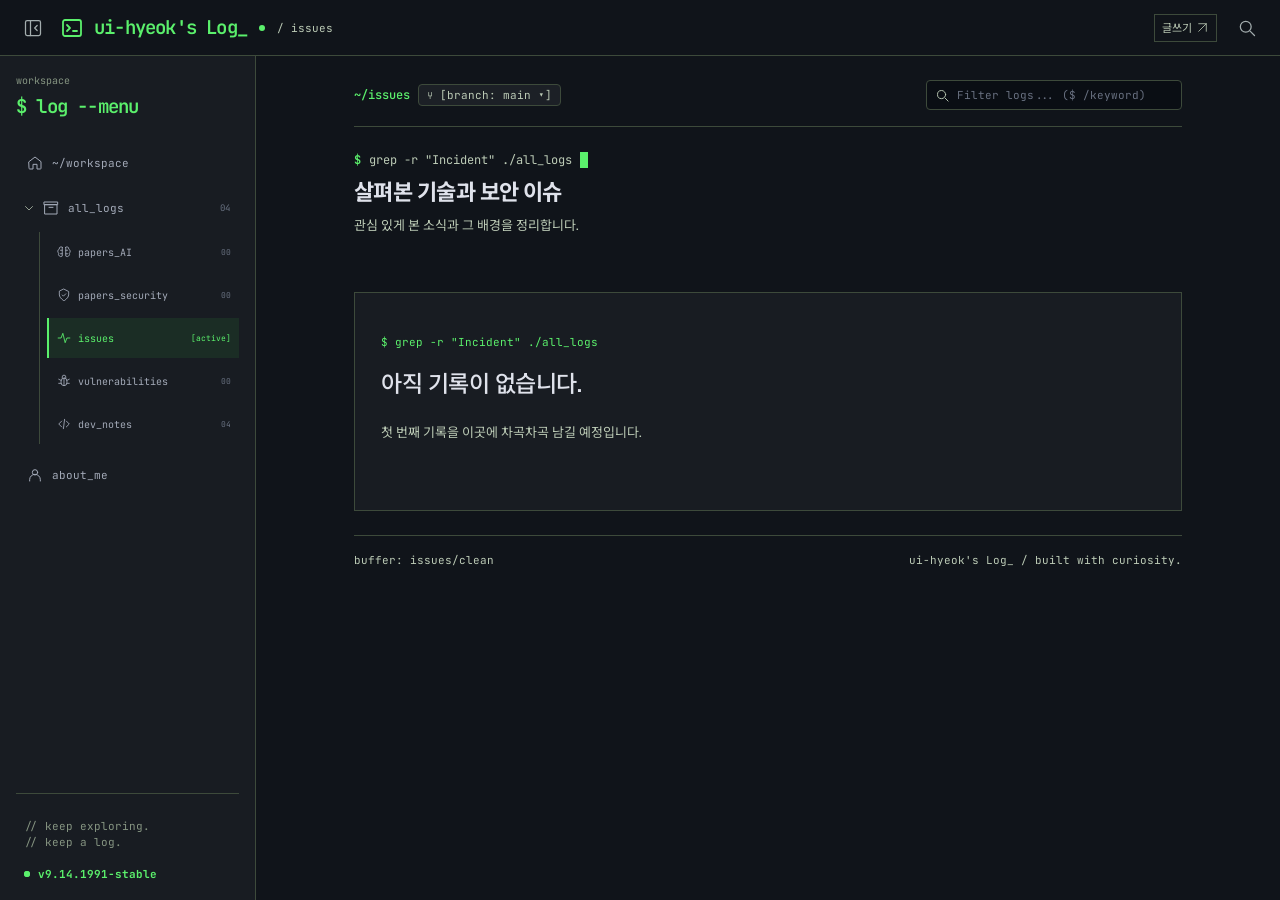
<file: issues.html>
<!doctype html>
<html lang="ko"><head><meta charset="utf-8"><meta name="viewport" content="width=device-width,initial-scale=1,viewport-fit=cover"><meta name="description" content="보안 이슈와 취약점의 원인을 분석하고, 잘!하고 싶은 인간의 작업 노트."><meta name="theme-color" content="#10141a"><title>ui-hyeok&#x27;s Log_ · issues</title><link rel="icon" href="./favicon.ico?v=4" sizes="any"><link rel="icon" type="image/png" sizes="32x32" href="./favicon-32.png?v=4"><link rel="icon" type="image/svg+xml" href="./favicon.svg?v=4"><link rel="apple-touch-icon" sizes="180x180" href="./apple-touch-icon.png?v=4"><link rel="preconnect" href="https://fonts.googleapis.com"><link rel="preconnect" href="https://fonts.gstatic.com" crossorigin><link href="https://fonts.googleapis.com/css2?family=Geist:wght@300;400;500;600;700&amp;family=JetBrains+Mono:wght@400;500;600;700&amp;family=Noto+Sans+KR:wght@400;500;600;700&amp;display=swap" rel="stylesheet"><link href="./styles.css?v=48b484ed" rel="stylesheet"><link href="./reference-views.css?v=9812cd88" rel="stylesheet"><script src="./script.js?v=72af7046" defer></script></head>
<body class="view-archive" data-active-section="issues" data-prefix="./" data-site-name="ui-hyeok&#x27;s Log_" data-author="UHByeon" data-display-name="Ui-hyeok Byeon" data-name-ko="변의혁"><a class="skip-link" href="#main">본문으로 건너뛰기</a><header class="site-header"><div class="header-identity"><button type="button" class="icon-button sidebar-toggle" id="sidebar-toggle" aria-controls="sidebar" aria-expanded="true" aria-label="좌측 메뉴 접기" title="좌측 메뉴 접기"><svg width="20" height="20" viewBox="0 0 24 24" fill="none" stroke="currentColor" stroke-width="1.5" stroke-linecap="round" stroke-linejoin="round" aria-hidden="true"><rect x="3" y="3" width="18" height="18" rx="2"/><path d="M9 3v18m8-12-3 3 3 3"/></svg></button><a class="brand" href="./index.html" aria-label="ui-hyeok&#x27;s Log_ 홈"><svg width="24" height="24" viewBox="0 0 24 24" fill="none" stroke="currentColor" stroke-width="1.5" stroke-linecap="round" stroke-linejoin="round" aria-hidden="true"><rect x="3" y="4" width="18" height="16" rx="2"/><path d="m7 9 3 3-3 3m6 0h4"/></svg><span>ui-hyeok&#x27;s Log<span class="brand-cursor">_</span></span><span class="brand-dot" aria-hidden="true"></span></a><span class="header-context">/ issues</span></div><div class="header-actions"><a class="writer-link" href="https://uihyeok-byeon.tistory.com/manage/newpost" target="_blank" rel="noopener noreferrer" title="작성자 전용 · Tistory 글쓰기" aria-label="작성자 전용 Tistory 글쓰기">글쓰기 <svg width="13" height="13" viewBox="0 0 24 24" fill="none" stroke="currentColor" stroke-width="1.5" stroke-linecap="round" stroke-linejoin="round" aria-hidden="true"><path d="M5 19 19 5M5 5h14v14"/></svg></a><a class="icon-button" href="./posts.html#search-input" aria-label="기록 검색"><svg width="20" height="20" viewBox="0 0 24 24" fill="none" stroke="currentColor" stroke-width="1.5" stroke-linecap="round" stroke-linejoin="round" aria-hidden="true"><circle cx="10.5" cy="10.5" r="6.5"/><path d="m16 16 5 5"/></svg></a><button class="icon-button menu-toggle" id="menu-toggle" aria-controls="sidebar" aria-expanded="false" aria-label="전체 메뉴 열기"><svg width="21" height="21" viewBox="0 0 24 24" fill="none" stroke="currentColor" stroke-width="1.5" stroke-linecap="round" stroke-linejoin="round" aria-hidden="true"><path d="M4 6h16M4 12h16M4 18h16"/></svg></button></div></header>
<button class="menu-backdrop" id="menu-backdrop" tabindex="-1" aria-label="전체 메뉴 닫기" hidden></button><aside class="sidebar" id="sidebar" aria-label="전체 탐색"><div class="sidebar-heading"><span>workspace</span><button class="icon-button drawer-close" aria-label="메뉴 닫기"><svg width="18" height="18" viewBox="0 0 24 24" fill="none" stroke="currentColor" stroke-width="1.5" stroke-linecap="round" stroke-linejoin="round" aria-hidden="true"><path d="m5 5 14 14M5 19 19 5"/></svg></button></div><p class="nav-command">$ log --menu</p><nav class="side-nav" aria-label="주 메뉴"><a href="./index.html" class="nav-item"><svg width="18" height="18" viewBox="0 0 24 24" fill="none" stroke="currentColor" stroke-width="1.5" stroke-linecap="round" stroke-linejoin="round" aria-hidden="true"><path d="m3 10 9-7 9 7v10a1 1 0 0 1-1 1h-5v-7H9v7H4a1 1 0 0 1-1-1z"/></svg><span class="nav-labels">~/workspace</span></a><div class="nav-group"><div class="nav-group-row"><button type="button" class="nav-group-toggle" id="log-group-toggle" aria-label="all_logs 분류 접기" aria-controls="log-categories" aria-expanded="true"><svg width="12" height="12" viewBox="0 0 24 24" fill="none" stroke="currentColor" stroke-width="1.5" stroke-linecap="round" stroke-linejoin="round" aria-hidden="true"><path d="m9 5 7 7-7 7"/></svg></button><a href="./posts.html" class="nav-item" data-all-logs-link aria-controls="log-categories" aria-expanded="true"><svg width="18" height="18" viewBox="0 0 24 24" fill="none" stroke="currentColor" stroke-width="1.5" stroke-linecap="round" stroke-linejoin="round" aria-hidden="true"><path d="M3 7h18v14H3zM2 3h20v4H2zM9 11h6"/></svg><span class="nav-labels">all_logs</span><span class="nav-count">04</span></a></div><div class="side-subnav" id="log-categories" data-has-active="true"><a href="./papers-ai.html" class="nav-item"><svg width="18" height="18" viewBox="0 0 24 24" fill="none" stroke="currentColor" stroke-width="1.5" stroke-linecap="round" stroke-linejoin="round" aria-hidden="true"><path d="M9 4a3 3 0 0 0-5 3 4 4 0 0 0-1 7 4 4 0 0 0 6 5V4zm6 0a3 3 0 0 1 5 3 4 4 0 0 1 1 7 4 4 0 0 1-6 5V4zM6 9h3m6 0h3M6 15h3m6 0h3"/></svg><span class="nav-labels">papers_AI</span><span class="nav-count">00</span></a><a href="./papers-security.html" class="nav-item"><svg width="18" height="18" viewBox="0 0 24 24" fill="none" stroke="currentColor" stroke-width="1.5" stroke-linecap="round" stroke-linejoin="round" aria-hidden="true"><path d="m12 2 8 4v6c0 5-8 10-8 10S4 17 4 12V6zM9 12l2 2 4-4"/></svg><span class="nav-labels">papers_security</span><span class="nav-count">00</span></a><a href="./issues.html" class="nav-item is-active" aria-current="page"><svg width="18" height="18" viewBox="0 0 24 24" fill="none" stroke="currentColor" stroke-width="1.5" stroke-linecap="round" stroke-linejoin="round" aria-hidden="true"><path d="M2 12h5l3-8 4 16 3-8h5"/></svg><span class="nav-labels">issues</span><span class="nav-badge">[active]</span></a><a href="./vulnerabilities.html" class="nav-item"><svg width="18" height="18" viewBox="0 0 24 24" fill="none" stroke="currentColor" stroke-width="1.5" stroke-linecap="round" stroke-linejoin="round" aria-hidden="true"><rect x="7" y="7" width="10" height="13" rx="5"/><path d="M9 7V5a3 3 0 0 1 6 0v2M3 9l4 2m10 0 4-2M3 16h4m10 0h4M12 7v13"/></svg><span class="nav-labels">vulnerabilities</span><span class="nav-count">00</span></a><a href="./development.html" class="nav-item"><svg width="18" height="18" viewBox="0 0 24 24" fill="none" stroke="currentColor" stroke-width="1.5" stroke-linecap="round" stroke-linejoin="round" aria-hidden="true"><path d="m8 7-5 5 5 5m8-10 5 5-5 5m-3-13-2 16"/></svg><span class="nav-labels">dev_notes</span><span class="nav-count">04</span></a></div></div><a href="./about.html" class="nav-item"><svg width="18" height="18" viewBox="0 0 24 24" fill="none" stroke="currentColor" stroke-width="1.5" stroke-linecap="round" stroke-linejoin="round" aria-hidden="true"><circle cx="12" cy="8" r="4"/><path d="M4 21v-2a8 8 0 0 1 16 0v2"/></svg><span class="nav-labels">about_me</span></a></nav><div class="sidebar-footer"><p>// keep exploring.<br>// keep a log.</p><div class="build-status"><span class="build-indicator" aria-hidden="true"></span><span>v9.14.1991-stable</span></div></div></aside>
<div class="workspace"><main id="main" class="page-shell"><div class="archive-topline"><span><b>~/issues</b><small>⑂ [branch: main ▾]</small></span><label class="search-box"><svg width="15" height="15" viewBox="0 0 24 24" fill="none" stroke="currentColor" stroke-width="1.5" stroke-linecap="round" stroke-linejoin="round" aria-hidden="true"><circle cx="10.5" cy="10.5" r="6.5"/><path d="m16 16 5 5"/></svg><input type="text" inputmode="search" id="search-input" aria-label="제목과 본문으로 기록 검색" placeholder="Filter logs... ($ /keyword)"></label></div><header class="page-intro"><p class="reference-command"><b>$</b><span>grep -r &quot;Incident&quot; ./all_logs</span><i class="prompt-cursor" aria-hidden="true"></i></p><h1>살펴본 기술과 보안 이슈</h1><p>관심 있게 본 소식과 그 배경을 정리합니다.</p></header><span id="post-count" class="sr-only">0</span><div class="archive-cards"></div><div class="empty-library"><p class="command">$ grep -r &quot;Incident&quot; ./all_logs</p><h2>아직 기록이 없습니다.</h2><p>첫 번째 기록을 이곳에 차곡차곡 남길 예정입니다.</p></div><p class="search-empty" id="search-empty" hidden>일치하는 기록이 없습니다.</p><p class="sr-only" id="search-status" role="status" aria-live="polite"></p><footer class="reference-footer archive-footer"><span>buffer: issues/clean</span><span>ui-hyeok&#x27;s Log_ / built with curiosity.</span></footer></main></div><nav class="bottom-nav" aria-label="모바일 주 메뉴"><a href="./index.html" class=""><svg width="20" height="20" viewBox="0 0 24 24" fill="none" stroke="currentColor" stroke-width="1.5" stroke-linecap="round" stroke-linejoin="round" aria-hidden="true"><path d="m3 10 9-7 9 7v10a1 1 0 0 1-1 1h-5v-7H9v7H4a1 1 0 0 1-1-1z"/></svg><span>~/workspace</span></a><a href="./posts.html" class="is-active"><svg width="20" height="20" viewBox="0 0 24 24" fill="none" stroke="currentColor" stroke-width="1.5" stroke-linecap="round" stroke-linejoin="round" aria-hidden="true"><path d="M3 7h18v14H3zM2 3h20v4H2zM9 11h6"/></svg><span>all_logs</span></a><a href="./development.html" class=""><svg width="20" height="20" viewBox="0 0 24 24" fill="none" stroke="currentColor" stroke-width="1.5" stroke-linecap="round" stroke-linejoin="round" aria-hidden="true"><path d="m8 7-5 5 5 5m8-10 5 5-5 5m-3-13-2 16"/></svg><span>dev_notes</span></a><a href="./about.html" class=""><svg width="20" height="20" viewBox="0 0 24 24" fill="none" stroke="currentColor" stroke-width="1.5" stroke-linecap="round" stroke-linejoin="round" aria-hidden="true"><circle cx="12" cy="8" r="4"/><path d="M4 21v-2a8 8 0 0 1 16 0v2"/></svg><span>about_me</span></a></nav><p id="interaction-status" class="sr-only" role="status" aria-live="polite"></p></body></html>
</file>
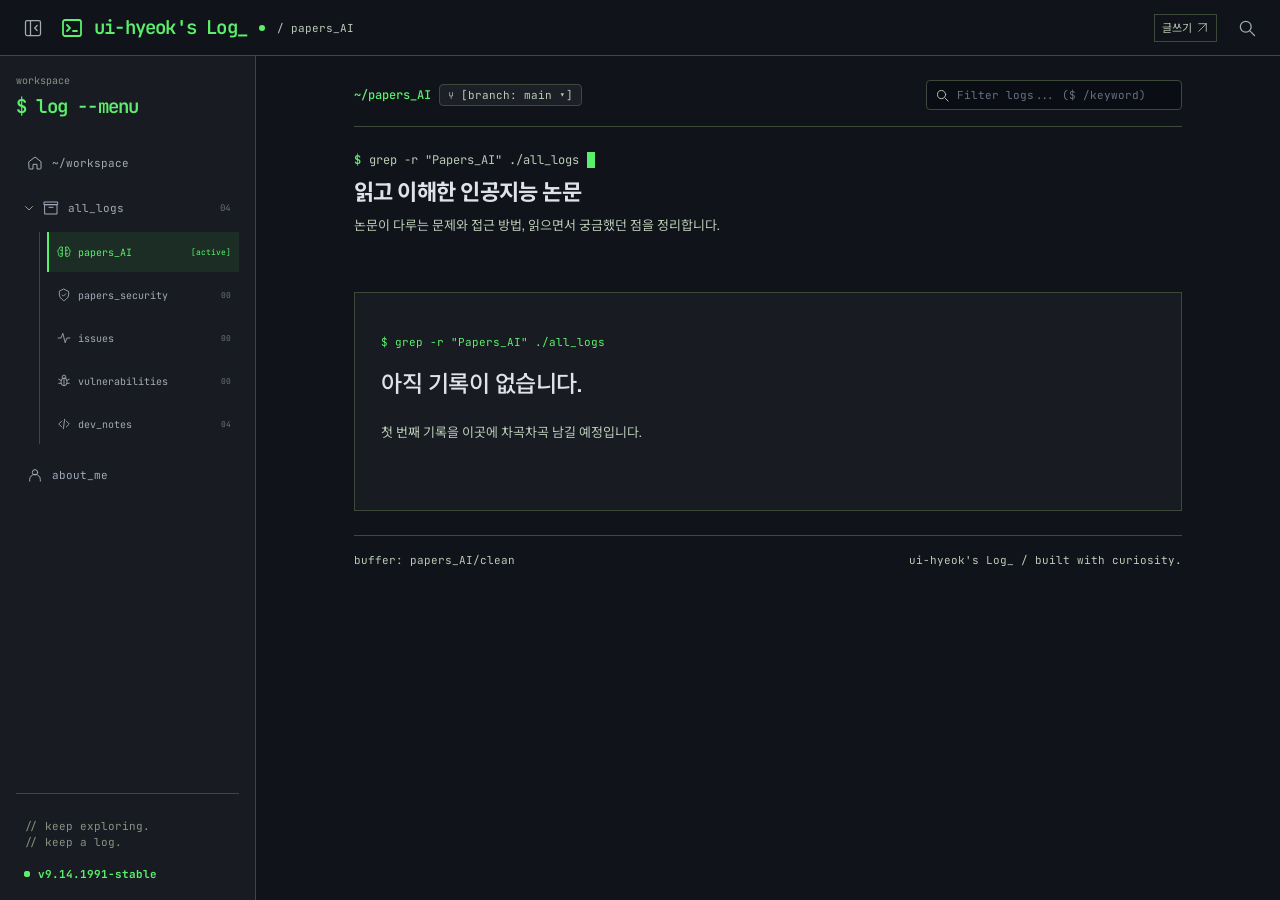
<file: papers-ai.html>
<!doctype html>
<html lang="ko"><head><meta charset="utf-8"><meta name="viewport" content="width=device-width,initial-scale=1,viewport-fit=cover"><meta name="description" content="보안 이슈와 취약점의 원인을 분석하고, 잘!하고 싶은 인간의 작업 노트."><meta name="theme-color" content="#10141a"><title>ui-hyeok&#x27;s Log_ · papers_AI</title><link rel="icon" href="./favicon.ico?v=4" sizes="any"><link rel="icon" type="image/png" sizes="32x32" href="./favicon-32.png?v=4"><link rel="icon" type="image/svg+xml" href="./favicon.svg?v=4"><link rel="apple-touch-icon" sizes="180x180" href="./apple-touch-icon.png?v=4"><link rel="preconnect" href="https://fonts.googleapis.com"><link rel="preconnect" href="https://fonts.gstatic.com" crossorigin><link href="https://fonts.googleapis.com/css2?family=Geist:wght@300;400;500;600;700&amp;family=JetBrains+Mono:wght@400;500;600;700&amp;family=Noto+Sans+KR:wght@400;500;600;700&amp;display=swap" rel="stylesheet"><link href="./styles.css?v=48b484ed" rel="stylesheet"><link href="./reference-views.css?v=9812cd88" rel="stylesheet"><script src="./script.js?v=72af7046" defer></script></head>
<body class="view-archive" data-active-section="ai" data-prefix="./" data-site-name="ui-hyeok&#x27;s Log_" data-author="UHByeon" data-display-name="Ui-hyeok Byeon" data-name-ko="변의혁"><a class="skip-link" href="#main">본문으로 건너뛰기</a><header class="site-header"><div class="header-identity"><button type="button" class="icon-button sidebar-toggle" id="sidebar-toggle" aria-controls="sidebar" aria-expanded="true" aria-label="좌측 메뉴 접기" title="좌측 메뉴 접기"><svg width="20" height="20" viewBox="0 0 24 24" fill="none" stroke="currentColor" stroke-width="1.5" stroke-linecap="round" stroke-linejoin="round" aria-hidden="true"><rect x="3" y="3" width="18" height="18" rx="2"/><path d="M9 3v18m8-12-3 3 3 3"/></svg></button><a class="brand" href="./index.html" aria-label="ui-hyeok&#x27;s Log_ 홈"><svg width="24" height="24" viewBox="0 0 24 24" fill="none" stroke="currentColor" stroke-width="1.5" stroke-linecap="round" stroke-linejoin="round" aria-hidden="true"><rect x="3" y="4" width="18" height="16" rx="2"/><path d="m7 9 3 3-3 3m6 0h4"/></svg><span>ui-hyeok&#x27;s Log<span class="brand-cursor">_</span></span><span class="brand-dot" aria-hidden="true"></span></a><span class="header-context">/ papers_AI</span></div><div class="header-actions"><a class="writer-link" href="https://uihyeok-byeon.tistory.com/manage/newpost" target="_blank" rel="noopener noreferrer" title="작성자 전용 · Tistory 글쓰기" aria-label="작성자 전용 Tistory 글쓰기">글쓰기 <svg width="13" height="13" viewBox="0 0 24 24" fill="none" stroke="currentColor" stroke-width="1.5" stroke-linecap="round" stroke-linejoin="round" aria-hidden="true"><path d="M5 19 19 5M5 5h14v14"/></svg></a><a class="icon-button" href="./posts.html#search-input" aria-label="기록 검색"><svg width="20" height="20" viewBox="0 0 24 24" fill="none" stroke="currentColor" stroke-width="1.5" stroke-linecap="round" stroke-linejoin="round" aria-hidden="true"><circle cx="10.5" cy="10.5" r="6.5"/><path d="m16 16 5 5"/></svg></a><button class="icon-button menu-toggle" id="menu-toggle" aria-controls="sidebar" aria-expanded="false" aria-label="전체 메뉴 열기"><svg width="21" height="21" viewBox="0 0 24 24" fill="none" stroke="currentColor" stroke-width="1.5" stroke-linecap="round" stroke-linejoin="round" aria-hidden="true"><path d="M4 6h16M4 12h16M4 18h16"/></svg></button></div></header>
<button class="menu-backdrop" id="menu-backdrop" tabindex="-1" aria-label="전체 메뉴 닫기" hidden></button><aside class="sidebar" id="sidebar" aria-label="전체 탐색"><div class="sidebar-heading"><span>workspace</span><button class="icon-button drawer-close" aria-label="메뉴 닫기"><svg width="18" height="18" viewBox="0 0 24 24" fill="none" stroke="currentColor" stroke-width="1.5" stroke-linecap="round" stroke-linejoin="round" aria-hidden="true"><path d="m5 5 14 14M5 19 19 5"/></svg></button></div><p class="nav-command">$ log --menu</p><nav class="side-nav" aria-label="주 메뉴"><a href="./index.html" class="nav-item"><svg width="18" height="18" viewBox="0 0 24 24" fill="none" stroke="currentColor" stroke-width="1.5" stroke-linecap="round" stroke-linejoin="round" aria-hidden="true"><path d="m3 10 9-7 9 7v10a1 1 0 0 1-1 1h-5v-7H9v7H4a1 1 0 0 1-1-1z"/></svg><span class="nav-labels">~/workspace</span></a><div class="nav-group"><div class="nav-group-row"><button type="button" class="nav-group-toggle" id="log-group-toggle" aria-label="all_logs 분류 접기" aria-controls="log-categories" aria-expanded="true"><svg width="12" height="12" viewBox="0 0 24 24" fill="none" stroke="currentColor" stroke-width="1.5" stroke-linecap="round" stroke-linejoin="round" aria-hidden="true"><path d="m9 5 7 7-7 7"/></svg></button><a href="./posts.html" class="nav-item" data-all-logs-link aria-controls="log-categories" aria-expanded="true"><svg width="18" height="18" viewBox="0 0 24 24" fill="none" stroke="currentColor" stroke-width="1.5" stroke-linecap="round" stroke-linejoin="round" aria-hidden="true"><path d="M3 7h18v14H3zM2 3h20v4H2zM9 11h6"/></svg><span class="nav-labels">all_logs</span><span class="nav-count">04</span></a></div><div class="side-subnav" id="log-categories" data-has-active="true"><a href="./papers-ai.html" class="nav-item is-active" aria-current="page"><svg width="18" height="18" viewBox="0 0 24 24" fill="none" stroke="currentColor" stroke-width="1.5" stroke-linecap="round" stroke-linejoin="round" aria-hidden="true"><path d="M9 4a3 3 0 0 0-5 3 4 4 0 0 0-1 7 4 4 0 0 0 6 5V4zm6 0a3 3 0 0 1 5 3 4 4 0 0 1 1 7 4 4 0 0 1-6 5V4zM6 9h3m6 0h3M6 15h3m6 0h3"/></svg><span class="nav-labels">papers_AI</span><span class="nav-badge">[active]</span></a><a href="./papers-security.html" class="nav-item"><svg width="18" height="18" viewBox="0 0 24 24" fill="none" stroke="currentColor" stroke-width="1.5" stroke-linecap="round" stroke-linejoin="round" aria-hidden="true"><path d="m12 2 8 4v6c0 5-8 10-8 10S4 17 4 12V6zM9 12l2 2 4-4"/></svg><span class="nav-labels">papers_security</span><span class="nav-count">00</span></a><a href="./issues.html" class="nav-item"><svg width="18" height="18" viewBox="0 0 24 24" fill="none" stroke="currentColor" stroke-width="1.5" stroke-linecap="round" stroke-linejoin="round" aria-hidden="true"><path d="M2 12h5l3-8 4 16 3-8h5"/></svg><span class="nav-labels">issues</span><span class="nav-count">00</span></a><a href="./vulnerabilities.html" class="nav-item"><svg width="18" height="18" viewBox="0 0 24 24" fill="none" stroke="currentColor" stroke-width="1.5" stroke-linecap="round" stroke-linejoin="round" aria-hidden="true"><rect x="7" y="7" width="10" height="13" rx="5"/><path d="M9 7V5a3 3 0 0 1 6 0v2M3 9l4 2m10 0 4-2M3 16h4m10 0h4M12 7v13"/></svg><span class="nav-labels">vulnerabilities</span><span class="nav-count">00</span></a><a href="./development.html" class="nav-item"><svg width="18" height="18" viewBox="0 0 24 24" fill="none" stroke="currentColor" stroke-width="1.5" stroke-linecap="round" stroke-linejoin="round" aria-hidden="true"><path d="m8 7-5 5 5 5m8-10 5 5-5 5m-3-13-2 16"/></svg><span class="nav-labels">dev_notes</span><span class="nav-count">04</span></a></div></div><a href="./about.html" class="nav-item"><svg width="18" height="18" viewBox="0 0 24 24" fill="none" stroke="currentColor" stroke-width="1.5" stroke-linecap="round" stroke-linejoin="round" aria-hidden="true"><circle cx="12" cy="8" r="4"/><path d="M4 21v-2a8 8 0 0 1 16 0v2"/></svg><span class="nav-labels">about_me</span></a></nav><div class="sidebar-footer"><p>// keep exploring.<br>// keep a log.</p><div class="build-status"><span class="build-indicator" aria-hidden="true"></span><span>v9.14.1991-stable</span></div></div></aside>
<div class="workspace"><main id="main" class="page-shell"><div class="archive-topline"><span><b>~/papers_AI</b><small>⑂ [branch: main ▾]</small></span><label class="search-box"><svg width="15" height="15" viewBox="0 0 24 24" fill="none" stroke="currentColor" stroke-width="1.5" stroke-linecap="round" stroke-linejoin="round" aria-hidden="true"><circle cx="10.5" cy="10.5" r="6.5"/><path d="m16 16 5 5"/></svg><input type="text" inputmode="search" id="search-input" aria-label="제목과 본문으로 기록 검색" placeholder="Filter logs... ($ /keyword)"></label></div><header class="page-intro"><p class="reference-command"><b>$</b><span>grep -r &quot;Papers_AI&quot; ./all_logs</span><i class="prompt-cursor" aria-hidden="true"></i></p><h1>읽고 이해한 인공지능 논문</h1><p>논문이 다루는 문제와 접근 방법, 읽으면서 궁금했던 점을 정리합니다.</p></header><span id="post-count" class="sr-only">0</span><div class="archive-cards"></div><div class="empty-library"><p class="command">$ grep -r &quot;Papers_AI&quot; ./all_logs</p><h2>아직 기록이 없습니다.</h2><p>첫 번째 기록을 이곳에 차곡차곡 남길 예정입니다.</p></div><p class="search-empty" id="search-empty" hidden>일치하는 기록이 없습니다.</p><p class="sr-only" id="search-status" role="status" aria-live="polite"></p><footer class="reference-footer archive-footer"><span>buffer: papers_AI/clean</span><span>ui-hyeok&#x27;s Log_ / built with curiosity.</span></footer></main></div><nav class="bottom-nav" aria-label="모바일 주 메뉴"><a href="./index.html" class=""><svg width="20" height="20" viewBox="0 0 24 24" fill="none" stroke="currentColor" stroke-width="1.5" stroke-linecap="round" stroke-linejoin="round" aria-hidden="true"><path d="m3 10 9-7 9 7v10a1 1 0 0 1-1 1h-5v-7H9v7H4a1 1 0 0 1-1-1z"/></svg><span>~/workspace</span></a><a href="./posts.html" class="is-active"><svg width="20" height="20" viewBox="0 0 24 24" fill="none" stroke="currentColor" stroke-width="1.5" stroke-linecap="round" stroke-linejoin="round" aria-hidden="true"><path d="M3 7h18v14H3zM2 3h20v4H2zM9 11h6"/></svg><span>all_logs</span></a><a href="./development.html" class=""><svg width="20" height="20" viewBox="0 0 24 24" fill="none" stroke="currentColor" stroke-width="1.5" stroke-linecap="round" stroke-linejoin="round" aria-hidden="true"><path d="m8 7-5 5 5 5m8-10 5 5-5 5m-3-13-2 16"/></svg><span>dev_notes</span></a><a href="./about.html" class=""><svg width="20" height="20" viewBox="0 0 24 24" fill="none" stroke="currentColor" stroke-width="1.5" stroke-linecap="round" stroke-linejoin="round" aria-hidden="true"><circle cx="12" cy="8" r="4"/><path d="M4 21v-2a8 8 0 0 1 16 0v2"/></svg><span>about_me</span></a></nav><p id="interaction-status" class="sr-only" role="status" aria-live="polite"></p></body></html>
</file>
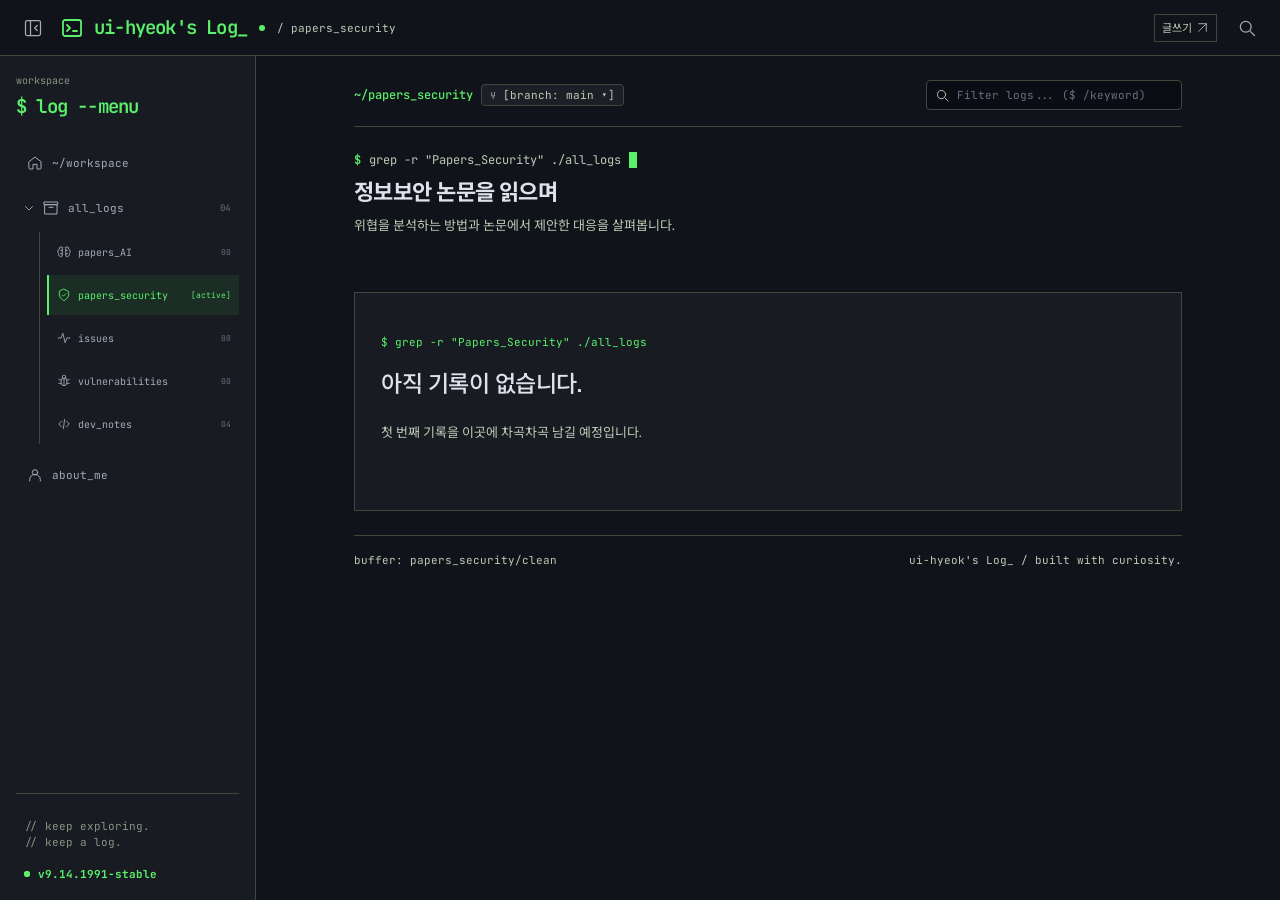
<file: papers-security.html>
<!doctype html>
<html lang="ko"><head><meta charset="utf-8"><meta name="viewport" content="width=device-width,initial-scale=1,viewport-fit=cover"><meta name="description" content="보안 이슈와 취약점의 원인을 분석하고, 잘!하고 싶은 인간의 작업 노트."><meta name="theme-color" content="#10141a"><title>ui-hyeok&#x27;s Log_ · papers_security</title><link rel="icon" href="./favicon.ico?v=4" sizes="any"><link rel="icon" type="image/png" sizes="32x32" href="./favicon-32.png?v=4"><link rel="icon" type="image/svg+xml" href="./favicon.svg?v=4"><link rel="apple-touch-icon" sizes="180x180" href="./apple-touch-icon.png?v=4"><link rel="preconnect" href="https://fonts.googleapis.com"><link rel="preconnect" href="https://fonts.gstatic.com" crossorigin><link href="https://fonts.googleapis.com/css2?family=Geist:wght@300;400;500;600;700&amp;family=JetBrains+Mono:wght@400;500;600;700&amp;family=Noto+Sans+KR:wght@400;500;600;700&amp;display=swap" rel="stylesheet"><link href="./styles.css?v=48b484ed" rel="stylesheet"><link href="./reference-views.css?v=9812cd88" rel="stylesheet"><script src="./script.js?v=72af7046" defer></script></head>
<body class="view-archive" data-active-section="security" data-prefix="./" data-site-name="ui-hyeok&#x27;s Log_" data-author="UHByeon" data-display-name="Ui-hyeok Byeon" data-name-ko="변의혁"><a class="skip-link" href="#main">본문으로 건너뛰기</a><header class="site-header"><div class="header-identity"><button type="button" class="icon-button sidebar-toggle" id="sidebar-toggle" aria-controls="sidebar" aria-expanded="true" aria-label="좌측 메뉴 접기" title="좌측 메뉴 접기"><svg width="20" height="20" viewBox="0 0 24 24" fill="none" stroke="currentColor" stroke-width="1.5" stroke-linecap="round" stroke-linejoin="round" aria-hidden="true"><rect x="3" y="3" width="18" height="18" rx="2"/><path d="M9 3v18m8-12-3 3 3 3"/></svg></button><a class="brand" href="./index.html" aria-label="ui-hyeok&#x27;s Log_ 홈"><svg width="24" height="24" viewBox="0 0 24 24" fill="none" stroke="currentColor" stroke-width="1.5" stroke-linecap="round" stroke-linejoin="round" aria-hidden="true"><rect x="3" y="4" width="18" height="16" rx="2"/><path d="m7 9 3 3-3 3m6 0h4"/></svg><span>ui-hyeok&#x27;s Log<span class="brand-cursor">_</span></span><span class="brand-dot" aria-hidden="true"></span></a><span class="header-context">/ papers_security</span></div><div class="header-actions"><a class="writer-link" href="https://uihyeok-byeon.tistory.com/manage/newpost" target="_blank" rel="noopener noreferrer" title="작성자 전용 · Tistory 글쓰기" aria-label="작성자 전용 Tistory 글쓰기">글쓰기 <svg width="13" height="13" viewBox="0 0 24 24" fill="none" stroke="currentColor" stroke-width="1.5" stroke-linecap="round" stroke-linejoin="round" aria-hidden="true"><path d="M5 19 19 5M5 5h14v14"/></svg></a><a class="icon-button" href="./posts.html#search-input" aria-label="기록 검색"><svg width="20" height="20" viewBox="0 0 24 24" fill="none" stroke="currentColor" stroke-width="1.5" stroke-linecap="round" stroke-linejoin="round" aria-hidden="true"><circle cx="10.5" cy="10.5" r="6.5"/><path d="m16 16 5 5"/></svg></a><button class="icon-button menu-toggle" id="menu-toggle" aria-controls="sidebar" aria-expanded="false" aria-label="전체 메뉴 열기"><svg width="21" height="21" viewBox="0 0 24 24" fill="none" stroke="currentColor" stroke-width="1.5" stroke-linecap="round" stroke-linejoin="round" aria-hidden="true"><path d="M4 6h16M4 12h16M4 18h16"/></svg></button></div></header>
<button class="menu-backdrop" id="menu-backdrop" tabindex="-1" aria-label="전체 메뉴 닫기" hidden></button><aside class="sidebar" id="sidebar" aria-label="전체 탐색"><div class="sidebar-heading"><span>workspace</span><button class="icon-button drawer-close" aria-label="메뉴 닫기"><svg width="18" height="18" viewBox="0 0 24 24" fill="none" stroke="currentColor" stroke-width="1.5" stroke-linecap="round" stroke-linejoin="round" aria-hidden="true"><path d="m5 5 14 14M5 19 19 5"/></svg></button></div><p class="nav-command">$ log --menu</p><nav class="side-nav" aria-label="주 메뉴"><a href="./index.html" class="nav-item"><svg width="18" height="18" viewBox="0 0 24 24" fill="none" stroke="currentColor" stroke-width="1.5" stroke-linecap="round" stroke-linejoin="round" aria-hidden="true"><path d="m3 10 9-7 9 7v10a1 1 0 0 1-1 1h-5v-7H9v7H4a1 1 0 0 1-1-1z"/></svg><span class="nav-labels">~/workspace</span></a><div class="nav-group"><div class="nav-group-row"><button type="button" class="nav-group-toggle" id="log-group-toggle" aria-label="all_logs 분류 접기" aria-controls="log-categories" aria-expanded="true"><svg width="12" height="12" viewBox="0 0 24 24" fill="none" stroke="currentColor" stroke-width="1.5" stroke-linecap="round" stroke-linejoin="round" aria-hidden="true"><path d="m9 5 7 7-7 7"/></svg></button><a href="./posts.html" class="nav-item" data-all-logs-link aria-controls="log-categories" aria-expanded="true"><svg width="18" height="18" viewBox="0 0 24 24" fill="none" stroke="currentColor" stroke-width="1.5" stroke-linecap="round" stroke-linejoin="round" aria-hidden="true"><path d="M3 7h18v14H3zM2 3h20v4H2zM9 11h6"/></svg><span class="nav-labels">all_logs</span><span class="nav-count">04</span></a></div><div class="side-subnav" id="log-categories" data-has-active="true"><a href="./papers-ai.html" class="nav-item"><svg width="18" height="18" viewBox="0 0 24 24" fill="none" stroke="currentColor" stroke-width="1.5" stroke-linecap="round" stroke-linejoin="round" aria-hidden="true"><path d="M9 4a3 3 0 0 0-5 3 4 4 0 0 0-1 7 4 4 0 0 0 6 5V4zm6 0a3 3 0 0 1 5 3 4 4 0 0 1 1 7 4 4 0 0 1-6 5V4zM6 9h3m6 0h3M6 15h3m6 0h3"/></svg><span class="nav-labels">papers_AI</span><span class="nav-count">00</span></a><a href="./papers-security.html" class="nav-item is-active" aria-current="page"><svg width="18" height="18" viewBox="0 0 24 24" fill="none" stroke="currentColor" stroke-width="1.5" stroke-linecap="round" stroke-linejoin="round" aria-hidden="true"><path d="m12 2 8 4v6c0 5-8 10-8 10S4 17 4 12V6zM9 12l2 2 4-4"/></svg><span class="nav-labels">papers_security</span><span class="nav-badge">[active]</span></a><a href="./issues.html" class="nav-item"><svg width="18" height="18" viewBox="0 0 24 24" fill="none" stroke="currentColor" stroke-width="1.5" stroke-linecap="round" stroke-linejoin="round" aria-hidden="true"><path d="M2 12h5l3-8 4 16 3-8h5"/></svg><span class="nav-labels">issues</span><span class="nav-count">00</span></a><a href="./vulnerabilities.html" class="nav-item"><svg width="18" height="18" viewBox="0 0 24 24" fill="none" stroke="currentColor" stroke-width="1.5" stroke-linecap="round" stroke-linejoin="round" aria-hidden="true"><rect x="7" y="7" width="10" height="13" rx="5"/><path d="M9 7V5a3 3 0 0 1 6 0v2M3 9l4 2m10 0 4-2M3 16h4m10 0h4M12 7v13"/></svg><span class="nav-labels">vulnerabilities</span><span class="nav-count">00</span></a><a href="./development.html" class="nav-item"><svg width="18" height="18" viewBox="0 0 24 24" fill="none" stroke="currentColor" stroke-width="1.5" stroke-linecap="round" stroke-linejoin="round" aria-hidden="true"><path d="m8 7-5 5 5 5m8-10 5 5-5 5m-3-13-2 16"/></svg><span class="nav-labels">dev_notes</span><span class="nav-count">04</span></a></div></div><a href="./about.html" class="nav-item"><svg width="18" height="18" viewBox="0 0 24 24" fill="none" stroke="currentColor" stroke-width="1.5" stroke-linecap="round" stroke-linejoin="round" aria-hidden="true"><circle cx="12" cy="8" r="4"/><path d="M4 21v-2a8 8 0 0 1 16 0v2"/></svg><span class="nav-labels">about_me</span></a></nav><div class="sidebar-footer"><p>// keep exploring.<br>// keep a log.</p><div class="build-status"><span class="build-indicator" aria-hidden="true"></span><span>v9.14.1991-stable</span></div></div></aside>
<div class="workspace"><main id="main" class="page-shell"><div class="archive-topline"><span><b>~/papers_security</b><small>⑂ [branch: main ▾]</small></span><label class="search-box"><svg width="15" height="15" viewBox="0 0 24 24" fill="none" stroke="currentColor" stroke-width="1.5" stroke-linecap="round" stroke-linejoin="round" aria-hidden="true"><circle cx="10.5" cy="10.5" r="6.5"/><path d="m16 16 5 5"/></svg><input type="text" inputmode="search" id="search-input" aria-label="제목과 본문으로 기록 검색" placeholder="Filter logs... ($ /keyword)"></label></div><header class="page-intro"><p class="reference-command"><b>$</b><span>grep -r &quot;Papers_Security&quot; ./all_logs</span><i class="prompt-cursor" aria-hidden="true"></i></p><h1>정보보안 논문을 읽으며</h1><p>위협을 분석하는 방법과 논문에서 제안한 대응을 살펴봅니다.</p></header><span id="post-count" class="sr-only">0</span><div class="archive-cards"></div><div class="empty-library"><p class="command">$ grep -r &quot;Papers_Security&quot; ./all_logs</p><h2>아직 기록이 없습니다.</h2><p>첫 번째 기록을 이곳에 차곡차곡 남길 예정입니다.</p></div><p class="search-empty" id="search-empty" hidden>일치하는 기록이 없습니다.</p><p class="sr-only" id="search-status" role="status" aria-live="polite"></p><footer class="reference-footer archive-footer"><span>buffer: papers_security/clean</span><span>ui-hyeok&#x27;s Log_ / built with curiosity.</span></footer></main></div><nav class="bottom-nav" aria-label="모바일 주 메뉴"><a href="./index.html" class=""><svg width="20" height="20" viewBox="0 0 24 24" fill="none" stroke="currentColor" stroke-width="1.5" stroke-linecap="round" stroke-linejoin="round" aria-hidden="true"><path d="m3 10 9-7 9 7v10a1 1 0 0 1-1 1h-5v-7H9v7H4a1 1 0 0 1-1-1z"/></svg><span>~/workspace</span></a><a href="./posts.html" class="is-active"><svg width="20" height="20" viewBox="0 0 24 24" fill="none" stroke="currentColor" stroke-width="1.5" stroke-linecap="round" stroke-linejoin="round" aria-hidden="true"><path d="M3 7h18v14H3zM2 3h20v4H2zM9 11h6"/></svg><span>all_logs</span></a><a href="./development.html" class=""><svg width="20" height="20" viewBox="0 0 24 24" fill="none" stroke="currentColor" stroke-width="1.5" stroke-linecap="round" stroke-linejoin="round" aria-hidden="true"><path d="m8 7-5 5 5 5m8-10 5 5-5 5m-3-13-2 16"/></svg><span>dev_notes</span></a><a href="./about.html" class=""><svg width="20" height="20" viewBox="0 0 24 24" fill="none" stroke="currentColor" stroke-width="1.5" stroke-linecap="round" stroke-linejoin="round" aria-hidden="true"><circle cx="12" cy="8" r="4"/><path d="M4 21v-2a8 8 0 0 1 16 0v2"/></svg><span>about_me</span></a></nav><p id="interaction-status" class="sr-only" role="status" aria-live="polite"></p></body></html>
</file>
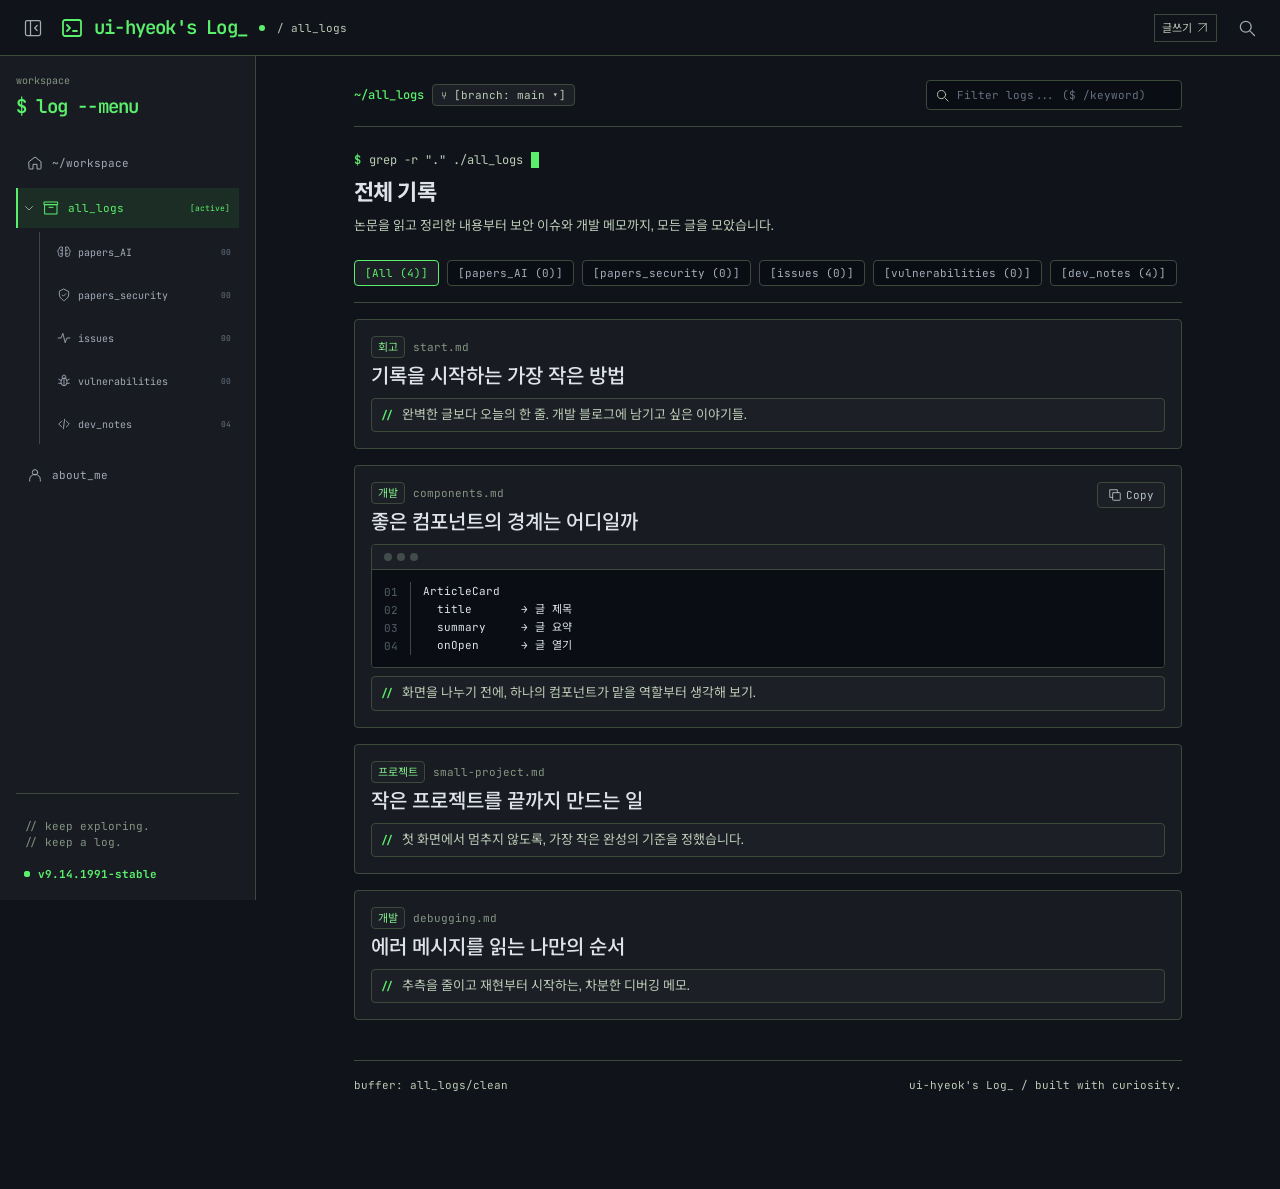
<file: posts.html>
<!doctype html>
<html lang="ko"><head><meta charset="utf-8"><meta name="viewport" content="width=device-width,initial-scale=1,viewport-fit=cover"><meta name="description" content="보안 이슈와 취약점의 원인을 분석하고, 잘!하고 싶은 인간의 작업 노트."><meta name="theme-color" content="#10141a"><title>ui-hyeok&#x27;s Log_ · all_logs</title><link rel="icon" href="./favicon.ico?v=4" sizes="any"><link rel="icon" type="image/png" sizes="32x32" href="./favicon-32.png?v=4"><link rel="icon" type="image/svg+xml" href="./favicon.svg?v=4"><link rel="apple-touch-icon" sizes="180x180" href="./apple-touch-icon.png?v=4"><link rel="preconnect" href="https://fonts.googleapis.com"><link rel="preconnect" href="https://fonts.gstatic.com" crossorigin><link href="https://fonts.googleapis.com/css2?family=Geist:wght@300;400;500;600;700&amp;family=JetBrains+Mono:wght@400;500;600;700&amp;family=Noto+Sans+KR:wght@400;500;600;700&amp;display=swap" rel="stylesheet"><link href="./styles.css?v=48b484ed" rel="stylesheet"><link href="./reference-views.css?v=9812cd88" rel="stylesheet"><script src="./script.js?v=72af7046" defer></script></head>
<body class="view-archive" data-active-section="all" data-prefix="./" data-site-name="ui-hyeok&#x27;s Log_" data-author="UHByeon" data-display-name="Ui-hyeok Byeon" data-name-ko="변의혁"><a class="skip-link" href="#main">본문으로 건너뛰기</a><header class="site-header"><div class="header-identity"><button type="button" class="icon-button sidebar-toggle" id="sidebar-toggle" aria-controls="sidebar" aria-expanded="true" aria-label="좌측 메뉴 접기" title="좌측 메뉴 접기"><svg width="20" height="20" viewBox="0 0 24 24" fill="none" stroke="currentColor" stroke-width="1.5" stroke-linecap="round" stroke-linejoin="round" aria-hidden="true"><rect x="3" y="3" width="18" height="18" rx="2"/><path d="M9 3v18m8-12-3 3 3 3"/></svg></button><a class="brand" href="./index.html" aria-label="ui-hyeok&#x27;s Log_ 홈"><svg width="24" height="24" viewBox="0 0 24 24" fill="none" stroke="currentColor" stroke-width="1.5" stroke-linecap="round" stroke-linejoin="round" aria-hidden="true"><rect x="3" y="4" width="18" height="16" rx="2"/><path d="m7 9 3 3-3 3m6 0h4"/></svg><span>ui-hyeok&#x27;s Log<span class="brand-cursor">_</span></span><span class="brand-dot" aria-hidden="true"></span></a><span class="header-context">/ all_logs</span></div><div class="header-actions"><a class="writer-link" href="https://uihyeok-byeon.tistory.com/manage/newpost" target="_blank" rel="noopener noreferrer" title="작성자 전용 · Tistory 글쓰기" aria-label="작성자 전용 Tistory 글쓰기">글쓰기 <svg width="13" height="13" viewBox="0 0 24 24" fill="none" stroke="currentColor" stroke-width="1.5" stroke-linecap="round" stroke-linejoin="round" aria-hidden="true"><path d="M5 19 19 5M5 5h14v14"/></svg></a><a class="icon-button" href="./posts.html#search-input" aria-label="기록 검색"><svg width="20" height="20" viewBox="0 0 24 24" fill="none" stroke="currentColor" stroke-width="1.5" stroke-linecap="round" stroke-linejoin="round" aria-hidden="true"><circle cx="10.5" cy="10.5" r="6.5"/><path d="m16 16 5 5"/></svg></a><button class="icon-button menu-toggle" id="menu-toggle" aria-controls="sidebar" aria-expanded="false" aria-label="전체 메뉴 열기"><svg width="21" height="21" viewBox="0 0 24 24" fill="none" stroke="currentColor" stroke-width="1.5" stroke-linecap="round" stroke-linejoin="round" aria-hidden="true"><path d="M4 6h16M4 12h16M4 18h16"/></svg></button></div></header>
<button class="menu-backdrop" id="menu-backdrop" tabindex="-1" aria-label="전체 메뉴 닫기" hidden></button><aside class="sidebar" id="sidebar" aria-label="전체 탐색"><div class="sidebar-heading"><span>workspace</span><button class="icon-button drawer-close" aria-label="메뉴 닫기"><svg width="18" height="18" viewBox="0 0 24 24" fill="none" stroke="currentColor" stroke-width="1.5" stroke-linecap="round" stroke-linejoin="round" aria-hidden="true"><path d="m5 5 14 14M5 19 19 5"/></svg></button></div><p class="nav-command">$ log --menu</p><nav class="side-nav" aria-label="주 메뉴"><a href="./index.html" class="nav-item"><svg width="18" height="18" viewBox="0 0 24 24" fill="none" stroke="currentColor" stroke-width="1.5" stroke-linecap="round" stroke-linejoin="round" aria-hidden="true"><path d="m3 10 9-7 9 7v10a1 1 0 0 1-1 1h-5v-7H9v7H4a1 1 0 0 1-1-1z"/></svg><span class="nav-labels">~/workspace</span></a><div class="nav-group"><div class="nav-group-row is-active"><button type="button" class="nav-group-toggle" id="log-group-toggle" aria-label="all_logs 분류 접기" aria-controls="log-categories" aria-expanded="true"><svg width="12" height="12" viewBox="0 0 24 24" fill="none" stroke="currentColor" stroke-width="1.5" stroke-linecap="round" stroke-linejoin="round" aria-hidden="true"><path d="m9 5 7 7-7 7"/></svg></button><a href="./posts.html" class="nav-item is-active" aria-current="page" data-all-logs-link aria-controls="log-categories" aria-expanded="true"><svg width="18" height="18" viewBox="0 0 24 24" fill="none" stroke="currentColor" stroke-width="1.5" stroke-linecap="round" stroke-linejoin="round" aria-hidden="true"><path d="M3 7h18v14H3zM2 3h20v4H2zM9 11h6"/></svg><span class="nav-labels">all_logs</span><span class="nav-badge">[active]</span></a></div><div class="side-subnav" id="log-categories" data-has-active="false"><a href="./papers-ai.html" class="nav-item"><svg width="18" height="18" viewBox="0 0 24 24" fill="none" stroke="currentColor" stroke-width="1.5" stroke-linecap="round" stroke-linejoin="round" aria-hidden="true"><path d="M9 4a3 3 0 0 0-5 3 4 4 0 0 0-1 7 4 4 0 0 0 6 5V4zm6 0a3 3 0 0 1 5 3 4 4 0 0 1 1 7 4 4 0 0 1-6 5V4zM6 9h3m6 0h3M6 15h3m6 0h3"/></svg><span class="nav-labels">papers_AI</span><span class="nav-count">00</span></a><a href="./papers-security.html" class="nav-item"><svg width="18" height="18" viewBox="0 0 24 24" fill="none" stroke="currentColor" stroke-width="1.5" stroke-linecap="round" stroke-linejoin="round" aria-hidden="true"><path d="m12 2 8 4v6c0 5-8 10-8 10S4 17 4 12V6zM9 12l2 2 4-4"/></svg><span class="nav-labels">papers_security</span><span class="nav-count">00</span></a><a href="./issues.html" class="nav-item"><svg width="18" height="18" viewBox="0 0 24 24" fill="none" stroke="currentColor" stroke-width="1.5" stroke-linecap="round" stroke-linejoin="round" aria-hidden="true"><path d="M2 12h5l3-8 4 16 3-8h5"/></svg><span class="nav-labels">issues</span><span class="nav-count">00</span></a><a href="./vulnerabilities.html" class="nav-item"><svg width="18" height="18" viewBox="0 0 24 24" fill="none" stroke="currentColor" stroke-width="1.5" stroke-linecap="round" stroke-linejoin="round" aria-hidden="true"><rect x="7" y="7" width="10" height="13" rx="5"/><path d="M9 7V5a3 3 0 0 1 6 0v2M3 9l4 2m10 0 4-2M3 16h4m10 0h4M12 7v13"/></svg><span class="nav-labels">vulnerabilities</span><span class="nav-count">00</span></a><a href="./development.html" class="nav-item"><svg width="18" height="18" viewBox="0 0 24 24" fill="none" stroke="currentColor" stroke-width="1.5" stroke-linecap="round" stroke-linejoin="round" aria-hidden="true"><path d="m8 7-5 5 5 5m8-10 5 5-5 5m-3-13-2 16"/></svg><span class="nav-labels">dev_notes</span><span class="nav-count">04</span></a></div></div><a href="./about.html" class="nav-item"><svg width="18" height="18" viewBox="0 0 24 24" fill="none" stroke="currentColor" stroke-width="1.5" stroke-linecap="round" stroke-linejoin="round" aria-hidden="true"><circle cx="12" cy="8" r="4"/><path d="M4 21v-2a8 8 0 0 1 16 0v2"/></svg><span class="nav-labels">about_me</span></a></nav><div class="sidebar-footer"><p>// keep exploring.<br>// keep a log.</p><div class="build-status"><span class="build-indicator" aria-hidden="true"></span><span>v9.14.1991-stable</span></div></div></aside>
<div class="workspace"><main id="main" class="page-shell"><div class="archive-topline"><span><b>~/all_logs</b><small>⑂ [branch: main ▾]</small></span><label class="search-box"><svg width="15" height="15" viewBox="0 0 24 24" fill="none" stroke="currentColor" stroke-width="1.5" stroke-linecap="round" stroke-linejoin="round" aria-hidden="true"><circle cx="10.5" cy="10.5" r="6.5"/><path d="m16 16 5 5"/></svg><input type="text" inputmode="search" id="search-input" aria-label="제목과 본문으로 기록 검색" placeholder="Filter logs... ($ /keyword)"></label></div><header class="page-intro"><p class="reference-command"><b>$</b><span>grep -r &quot;.&quot; ./all_logs</span><i class="prompt-cursor" aria-hidden="true"></i></p><h1>전체 기록</h1><p>논문을 읽고 정리한 내용부터 보안 이슈와 개발 메모까지, 모든 글을 모았습니다.</p></header><div class="filter-strip" data-filter-field="section" role="group" aria-label="기록 분류 필터"><button type="button" class="filter-button is-active" data-filter="all" aria-pressed="true">[All (4)]</button><button type="button" class="filter-button" data-filter="ai" aria-pressed="false">[papers_AI (0)]</button><button type="button" class="filter-button" data-filter="security" aria-pressed="false">[papers_security (0)]</button><button type="button" class="filter-button" data-filter="issues" aria-pressed="false">[issues (0)]</button><button type="button" class="filter-button" data-filter="vulnerabilities" aria-pressed="false">[vulnerabilities (0)]</button><button type="button" class="filter-button" data-filter="development" aria-pressed="false">[dev_notes (4)]</button></div><span id="post-count" class="sr-only">4</span><div class="archive-cards"><article class="archive-card" data-post data-section="development" data-category="회고" data-search="기록을 시작하는 가장 작은 방법 회고 완벽한 글보다 오늘의 한 줄. 개발 블로그에 남기고 싶은 이야기들. 새로운 것을 배웠을 때, 문제를 해결했을 때, 생각이 조금 바뀌었을 때. 그 순간을 한 줄씩 남기면 나만의 개발 기록이 됩니다. 처음에는 세 가지만 적어 봅니다 무엇을 해보았는지, 어디에서 막혔는지, 다음에는 무엇을 바꿔볼 것인지. 이 세 가지를 담으면 짧은 메모에도 다음 시도를 위한 실마리가 남습니다. 이 페이지를 내 공간으로 바꾸기 블로그 이름과 소개를 바꾸고 content/posts.json의 예시 글을 자신의 글로 교체해 보세요. Python 생성 도구를 실행하면 각 글과 메뉴에 해당하는 HTML 페이지가 만들어집니다."><div class="archive-card-heading"><div><div class="snippet-file"><span class="tag">회고</span><span>start.md</span></div><h2><a href="./posts/start.html">기록을 시작하는 가장 작은 방법</a></h2></div></div><div class="card-note"><span>//</span><p>완벽한 글보다 오늘의 한 줄. 개발 블로그에 남기고 싶은 이야기들.</p></div></article><article class="archive-card" data-post data-section="development" data-category="개발" data-search="좋은 컴포넌트의 경계는 어디일까 개발 화면을 나누기 전에, 하나의 컴포넌트가 맡을 역할부터 생각해 보기. 버튼 하나를 만들 때도 화면, 상태, 동작이 섞이기 쉽습니다. 이 예시 글에서는 컴포넌트를 나누는 기준을 생각해 봅니다. 하나의 역할을 한 문장으로 설명하기 컴포넌트가 하는 일을 한 문장으로 적어 봅니다. 설명에 서로 다른 목적이 계속 등장한다면 경계를 다시 살펴볼 수 있습니다. ArticleCard
  title       → 글 제목
  summary     → 글 요약
  onOpen      → 글 열기 파일 개수보다는 읽기 쉬운 책임과 명확한 입력을 기준으로 작은 단위부터 다듬어 봅니다."><div class="archive-card-heading"><div><div class="snippet-file"><span class="tag">개발</span><span>components.md</span></div><h2><a href="./posts/components.html">좋은 컴포넌트의 경계는 어디일까</a></h2></div><button class="copy-button card-copy" data-copy-target="preview-components" aria-label="코드 복사"><svg width="14" height="14" viewBox="0 0 24 24" fill="none" stroke="currentColor" stroke-width="1.5" stroke-linecap="round" stroke-linejoin="round" aria-hidden="true"><rect x="8" y="8" width="13" height="13" rx="1"/><path d="M16 8V3H3v13h5"/></svg><span>Copy</span></button></div><div class="code-frame reference-code"><div class="code-bar"><span class="window-dots" aria-hidden="true"><i></i><i></i><i></i></span><span></span></div><div class="code-content"><span class="line-numbers" aria-hidden="true">01
02
03
04</span><pre tabindex="0"><code id="preview-components">ArticleCard
  title       → 글 제목
  summary     → 글 요약
  onOpen      → 글 열기</code></pre></div></div><div class="card-note"><span>//</span><p>화면을 나누기 전에, 하나의 컴포넌트가 맡을 역할부터 생각해 보기.</p></div></article><article class="archive-card" data-post data-section="development" data-category="프로젝트" data-search="작은 프로젝트를 끝까지 만드는 일 프로젝트 첫 화면에서 멈추지 않도록, 가장 작은 완성의 기준을 정했습니다. 이 글은 프로젝트 기록의 예시입니다. 실제 프로젝트의 목표와 진행 과정, 결과를 이 자리에 작성할 수 있습니다. 완성의 기준을 작게 정하기 방문자가 글을 찾고 읽을 수 있는 흐름을 먼저 완성합니다. 목록에서 제목을 보고, 주제로 좁히고, 내용을 열 수 있다면 하나의 사용 경험이 이어집니다. 다음 시도 남겨두기 더하고 싶은 기능은 별도의 메모로 남깁니다. 지금 만든 흐름을 직접 써보면서 다음에 필요한 일을 정할 수 있습니다."><div class="archive-card-heading"><div><div class="snippet-file"><span class="tag">프로젝트</span><span>small-project.md</span></div><h2><a href="./posts/small-project.html">작은 프로젝트를 끝까지 만드는 일</a></h2></div></div><div class="card-note"><span>//</span><p>첫 화면에서 멈추지 않도록, 가장 작은 완성의 기준을 정했습니다.</p></div></article><article class="archive-card" data-post data-section="development" data-category="개발" data-search="에러 메시지를 읽는 나만의 순서 개발 추측을 줄이고 재현부터 시작하는, 차분한 디버깅 메모. 막히는 순간을 기록하면 비슷한 문제를 만났을 때 다시 시작할 위치를 찾기 쉽습니다. 이 글은 디버깅 노트의 예시입니다. 재현할 수 있는 가장 작은 상황 어떤 입력에서 문제가 생겼는지, 기대한 결과와 실제 결과가 어떻게 다른지 적습니다. 관련 없는 조건을 줄여 가며 문제를 다시 확인합니다. 해결 뒤에 남기는 한 줄 원인과 수정 내용, 확인한 방법을 함께 남깁니다. 해결 여부와 아직 확인하지 못한 부분을 구분하면 다음에 기록을 읽을 때도 맥락을 이해하기 쉽습니다."><div class="archive-card-heading"><div><div class="snippet-file"><span class="tag">개발</span><span>debugging.md</span></div><h2><a href="./posts/debugging.html">에러 메시지를 읽는 나만의 순서</a></h2></div></div><div class="card-note"><span>//</span><p>추측을 줄이고 재현부터 시작하는, 차분한 디버깅 메모.</p></div></article></div><p class="search-empty" id="search-empty" hidden>일치하는 기록이 없습니다.</p><p class="sr-only" id="search-status" role="status" aria-live="polite"></p><footer class="reference-footer archive-footer"><span>buffer: all_logs/clean</span><span>ui-hyeok&#x27;s Log_ / built with curiosity.</span></footer></main></div><nav class="bottom-nav" aria-label="모바일 주 메뉴"><a href="./index.html" class=""><svg width="20" height="20" viewBox="0 0 24 24" fill="none" stroke="currentColor" stroke-width="1.5" stroke-linecap="round" stroke-linejoin="round" aria-hidden="true"><path d="m3 10 9-7 9 7v10a1 1 0 0 1-1 1h-5v-7H9v7H4a1 1 0 0 1-1-1z"/></svg><span>~/workspace</span></a><a href="./posts.html" class="is-active" aria-current="page"><svg width="20" height="20" viewBox="0 0 24 24" fill="none" stroke="currentColor" stroke-width="1.5" stroke-linecap="round" stroke-linejoin="round" aria-hidden="true"><path d="M3 7h18v14H3zM2 3h20v4H2zM9 11h6"/></svg><span>all_logs</span></a><a href="./development.html" class=""><svg width="20" height="20" viewBox="0 0 24 24" fill="none" stroke="currentColor" stroke-width="1.5" stroke-linecap="round" stroke-linejoin="round" aria-hidden="true"><path d="m8 7-5 5 5 5m8-10 5 5-5 5m-3-13-2 16"/></svg><span>dev_notes</span></a><a href="./about.html" class=""><svg width="20" height="20" viewBox="0 0 24 24" fill="none" stroke="currentColor" stroke-width="1.5" stroke-linecap="round" stroke-linejoin="round" aria-hidden="true"><circle cx="12" cy="8" r="4"/><path d="M4 21v-2a8 8 0 0 1 16 0v2"/></svg><span>about_me</span></a></nav><p id="interaction-status" class="sr-only" role="status" aria-live="polite"></p></body></html>
</file>
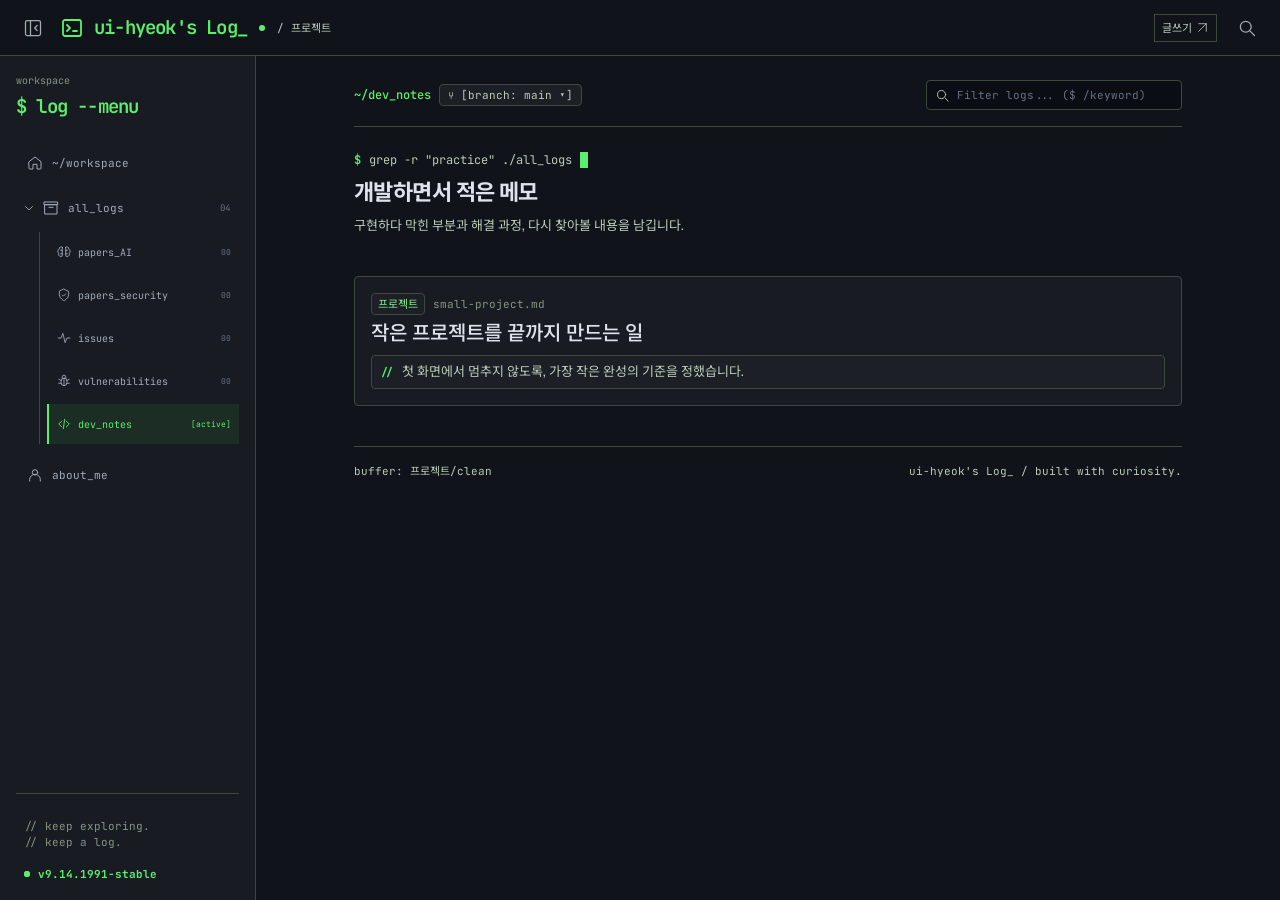
<file: projects.html>
<!doctype html>
<html lang="ko"><head><meta charset="utf-8"><meta name="viewport" content="width=device-width,initial-scale=1,viewport-fit=cover"><meta name="description" content="보안 이슈와 취약점의 원인을 분석하고, 잘!하고 싶은 인간의 작업 노트."><meta name="theme-color" content="#10141a"><title>ui-hyeok&#x27;s Log_ · 프로젝트</title><link rel="icon" href="./favicon.ico?v=4" sizes="any"><link rel="icon" type="image/png" sizes="32x32" href="./favicon-32.png?v=4"><link rel="icon" type="image/svg+xml" href="./favicon.svg?v=4"><link rel="apple-touch-icon" sizes="180x180" href="./apple-touch-icon.png?v=4"><link rel="preconnect" href="https://fonts.googleapis.com"><link rel="preconnect" href="https://fonts.gstatic.com" crossorigin><link href="https://fonts.googleapis.com/css2?family=Geist:wght@300;400;500;600;700&amp;family=JetBrains+Mono:wght@400;500;600;700&amp;family=Noto+Sans+KR:wght@400;500;600;700&amp;display=swap" rel="stylesheet"><link href="./styles.css?v=48b484ed" rel="stylesheet"><link href="./reference-views.css?v=9812cd88" rel="stylesheet"><script src="./script.js?v=72af7046" defer></script></head>
<body class="view-archive" data-active-section="development" data-prefix="./" data-site-name="ui-hyeok&#x27;s Log_" data-author="UHByeon" data-display-name="Ui-hyeok Byeon" data-name-ko="변의혁"><a class="skip-link" href="#main">본문으로 건너뛰기</a><header class="site-header"><div class="header-identity"><button type="button" class="icon-button sidebar-toggle" id="sidebar-toggle" aria-controls="sidebar" aria-expanded="true" aria-label="좌측 메뉴 접기" title="좌측 메뉴 접기"><svg width="20" height="20" viewBox="0 0 24 24" fill="none" stroke="currentColor" stroke-width="1.5" stroke-linecap="round" stroke-linejoin="round" aria-hidden="true"><rect x="3" y="3" width="18" height="18" rx="2"/><path d="M9 3v18m8-12-3 3 3 3"/></svg></button><a class="brand" href="./index.html" aria-label="ui-hyeok&#x27;s Log_ 홈"><svg width="24" height="24" viewBox="0 0 24 24" fill="none" stroke="currentColor" stroke-width="1.5" stroke-linecap="round" stroke-linejoin="round" aria-hidden="true"><rect x="3" y="4" width="18" height="16" rx="2"/><path d="m7 9 3 3-3 3m6 0h4"/></svg><span>ui-hyeok&#x27;s Log<span class="brand-cursor">_</span></span><span class="brand-dot" aria-hidden="true"></span></a><span class="header-context">/ 프로젝트</span></div><div class="header-actions"><a class="writer-link" href="https://uihyeok-byeon.tistory.com/manage/newpost" target="_blank" rel="noopener noreferrer" title="작성자 전용 · Tistory 글쓰기" aria-label="작성자 전용 Tistory 글쓰기">글쓰기 <svg width="13" height="13" viewBox="0 0 24 24" fill="none" stroke="currentColor" stroke-width="1.5" stroke-linecap="round" stroke-linejoin="round" aria-hidden="true"><path d="M5 19 19 5M5 5h14v14"/></svg></a><a class="icon-button" href="./posts.html#search-input" aria-label="기록 검색"><svg width="20" height="20" viewBox="0 0 24 24" fill="none" stroke="currentColor" stroke-width="1.5" stroke-linecap="round" stroke-linejoin="round" aria-hidden="true"><circle cx="10.5" cy="10.5" r="6.5"/><path d="m16 16 5 5"/></svg></a><button class="icon-button menu-toggle" id="menu-toggle" aria-controls="sidebar" aria-expanded="false" aria-label="전체 메뉴 열기"><svg width="21" height="21" viewBox="0 0 24 24" fill="none" stroke="currentColor" stroke-width="1.5" stroke-linecap="round" stroke-linejoin="round" aria-hidden="true"><path d="M4 6h16M4 12h16M4 18h16"/></svg></button></div></header>
<button class="menu-backdrop" id="menu-backdrop" tabindex="-1" aria-label="전체 메뉴 닫기" hidden></button><aside class="sidebar" id="sidebar" aria-label="전체 탐색"><div class="sidebar-heading"><span>workspace</span><button class="icon-button drawer-close" aria-label="메뉴 닫기"><svg width="18" height="18" viewBox="0 0 24 24" fill="none" stroke="currentColor" stroke-width="1.5" stroke-linecap="round" stroke-linejoin="round" aria-hidden="true"><path d="m5 5 14 14M5 19 19 5"/></svg></button></div><p class="nav-command">$ log --menu</p><nav class="side-nav" aria-label="주 메뉴"><a href="./index.html" class="nav-item"><svg width="18" height="18" viewBox="0 0 24 24" fill="none" stroke="currentColor" stroke-width="1.5" stroke-linecap="round" stroke-linejoin="round" aria-hidden="true"><path d="m3 10 9-7 9 7v10a1 1 0 0 1-1 1h-5v-7H9v7H4a1 1 0 0 1-1-1z"/></svg><span class="nav-labels">~/workspace</span></a><div class="nav-group"><div class="nav-group-row"><button type="button" class="nav-group-toggle" id="log-group-toggle" aria-label="all_logs 분류 접기" aria-controls="log-categories" aria-expanded="true"><svg width="12" height="12" viewBox="0 0 24 24" fill="none" stroke="currentColor" stroke-width="1.5" stroke-linecap="round" stroke-linejoin="round" aria-hidden="true"><path d="m9 5 7 7-7 7"/></svg></button><a href="./posts.html" class="nav-item" data-all-logs-link aria-controls="log-categories" aria-expanded="true"><svg width="18" height="18" viewBox="0 0 24 24" fill="none" stroke="currentColor" stroke-width="1.5" stroke-linecap="round" stroke-linejoin="round" aria-hidden="true"><path d="M3 7h18v14H3zM2 3h20v4H2zM9 11h6"/></svg><span class="nav-labels">all_logs</span><span class="nav-count">04</span></a></div><div class="side-subnav" id="log-categories" data-has-active="true"><a href="./papers-ai.html" class="nav-item"><svg width="18" height="18" viewBox="0 0 24 24" fill="none" stroke="currentColor" stroke-width="1.5" stroke-linecap="round" stroke-linejoin="round" aria-hidden="true"><path d="M9 4a3 3 0 0 0-5 3 4 4 0 0 0-1 7 4 4 0 0 0 6 5V4zm6 0a3 3 0 0 1 5 3 4 4 0 0 1 1 7 4 4 0 0 1-6 5V4zM6 9h3m6 0h3M6 15h3m6 0h3"/></svg><span class="nav-labels">papers_AI</span><span class="nav-count">00</span></a><a href="./papers-security.html" class="nav-item"><svg width="18" height="18" viewBox="0 0 24 24" fill="none" stroke="currentColor" stroke-width="1.5" stroke-linecap="round" stroke-linejoin="round" aria-hidden="true"><path d="m12 2 8 4v6c0 5-8 10-8 10S4 17 4 12V6zM9 12l2 2 4-4"/></svg><span class="nav-labels">papers_security</span><span class="nav-count">00</span></a><a href="./issues.html" class="nav-item"><svg width="18" height="18" viewBox="0 0 24 24" fill="none" stroke="currentColor" stroke-width="1.5" stroke-linecap="round" stroke-linejoin="round" aria-hidden="true"><path d="M2 12h5l3-8 4 16 3-8h5"/></svg><span class="nav-labels">issues</span><span class="nav-count">00</span></a><a href="./vulnerabilities.html" class="nav-item"><svg width="18" height="18" viewBox="0 0 24 24" fill="none" stroke="currentColor" stroke-width="1.5" stroke-linecap="round" stroke-linejoin="round" aria-hidden="true"><rect x="7" y="7" width="10" height="13" rx="5"/><path d="M9 7V5a3 3 0 0 1 6 0v2M3 9l4 2m10 0 4-2M3 16h4m10 0h4M12 7v13"/></svg><span class="nav-labels">vulnerabilities</span><span class="nav-count">00</span></a><a href="./development.html" class="nav-item is-active" aria-current="page"><svg width="18" height="18" viewBox="0 0 24 24" fill="none" stroke="currentColor" stroke-width="1.5" stroke-linecap="round" stroke-linejoin="round" aria-hidden="true"><path d="m8 7-5 5 5 5m8-10 5 5-5 5m-3-13-2 16"/></svg><span class="nav-labels">dev_notes</span><span class="nav-badge">[active]</span></a></div></div><a href="./about.html" class="nav-item"><svg width="18" height="18" viewBox="0 0 24 24" fill="none" stroke="currentColor" stroke-width="1.5" stroke-linecap="round" stroke-linejoin="round" aria-hidden="true"><circle cx="12" cy="8" r="4"/><path d="M4 21v-2a8 8 0 0 1 16 0v2"/></svg><span class="nav-labels">about_me</span></a></nav><div class="sidebar-footer"><p>// keep exploring.<br>// keep a log.</p><div class="build-status"><span class="build-indicator" aria-hidden="true"></span><span>v9.14.1991-stable</span></div></div></aside>
<div class="workspace"><main id="main" class="page-shell"><div class="archive-topline"><span><b>~/dev_notes</b><small>⑂ [branch: main ▾]</small></span><label class="search-box"><svg width="15" height="15" viewBox="0 0 24 24" fill="none" stroke="currentColor" stroke-width="1.5" stroke-linecap="round" stroke-linejoin="round" aria-hidden="true"><circle cx="10.5" cy="10.5" r="6.5"/><path d="m16 16 5 5"/></svg><input type="text" inputmode="search" id="search-input" aria-label="제목과 본문으로 기록 검색" placeholder="Filter logs... ($ /keyword)"></label></div><header class="page-intro"><p class="reference-command"><b>$</b><span>grep -r &quot;practice&quot; ./all_logs</span><i class="prompt-cursor" aria-hidden="true"></i></p><h1>개발하면서 적은 메모</h1><p>구현하다 막힌 부분과 해결 과정, 다시 찾아볼 내용을 남깁니다.</p></header><span id="post-count" class="sr-only">1</span><div class="archive-cards"><article class="archive-card" data-post data-section="development" data-category="프로젝트" data-search="작은 프로젝트를 끝까지 만드는 일 프로젝트 첫 화면에서 멈추지 않도록, 가장 작은 완성의 기준을 정했습니다. 이 글은 프로젝트 기록의 예시입니다. 실제 프로젝트의 목표와 진행 과정, 결과를 이 자리에 작성할 수 있습니다. 완성의 기준을 작게 정하기 방문자가 글을 찾고 읽을 수 있는 흐름을 먼저 완성합니다. 목록에서 제목을 보고, 주제로 좁히고, 내용을 열 수 있다면 하나의 사용 경험이 이어집니다. 다음 시도 남겨두기 더하고 싶은 기능은 별도의 메모로 남깁니다. 지금 만든 흐름을 직접 써보면서 다음에 필요한 일을 정할 수 있습니다."><div class="archive-card-heading"><div><div class="snippet-file"><span class="tag">프로젝트</span><span>small-project.md</span></div><h2><a href="./posts/small-project.html">작은 프로젝트를 끝까지 만드는 일</a></h2></div></div><div class="card-note"><span>//</span><p>첫 화면에서 멈추지 않도록, 가장 작은 완성의 기준을 정했습니다.</p></div></article></div><p class="search-empty" id="search-empty" hidden>일치하는 기록이 없습니다.</p><p class="sr-only" id="search-status" role="status" aria-live="polite"></p><footer class="reference-footer archive-footer"><span>buffer: 프로젝트/clean</span><span>ui-hyeok&#x27;s Log_ / built with curiosity.</span></footer></main></div><nav class="bottom-nav" aria-label="모바일 주 메뉴"><a href="./index.html" class=""><svg width="20" height="20" viewBox="0 0 24 24" fill="none" stroke="currentColor" stroke-width="1.5" stroke-linecap="round" stroke-linejoin="round" aria-hidden="true"><path d="m3 10 9-7 9 7v10a1 1 0 0 1-1 1h-5v-7H9v7H4a1 1 0 0 1-1-1z"/></svg><span>~/workspace</span></a><a href="./posts.html" class=""><svg width="20" height="20" viewBox="0 0 24 24" fill="none" stroke="currentColor" stroke-width="1.5" stroke-linecap="round" stroke-linejoin="round" aria-hidden="true"><path d="M3 7h18v14H3zM2 3h20v4H2zM9 11h6"/></svg><span>all_logs</span></a><a href="./development.html" class="is-active" aria-current="page"><svg width="20" height="20" viewBox="0 0 24 24" fill="none" stroke="currentColor" stroke-width="1.5" stroke-linecap="round" stroke-linejoin="round" aria-hidden="true"><path d="m8 7-5 5 5 5m8-10 5 5-5 5m-3-13-2 16"/></svg><span>dev_notes</span></a><a href="./about.html" class=""><svg width="20" height="20" viewBox="0 0 24 24" fill="none" stroke="currentColor" stroke-width="1.5" stroke-linecap="round" stroke-linejoin="round" aria-hidden="true"><circle cx="12" cy="8" r="4"/><path d="M4 21v-2a8 8 0 0 1 16 0v2"/></svg><span>about_me</span></a></nav><p id="interaction-status" class="sr-only" role="status" aria-live="polite"></p></body></html>
</file>
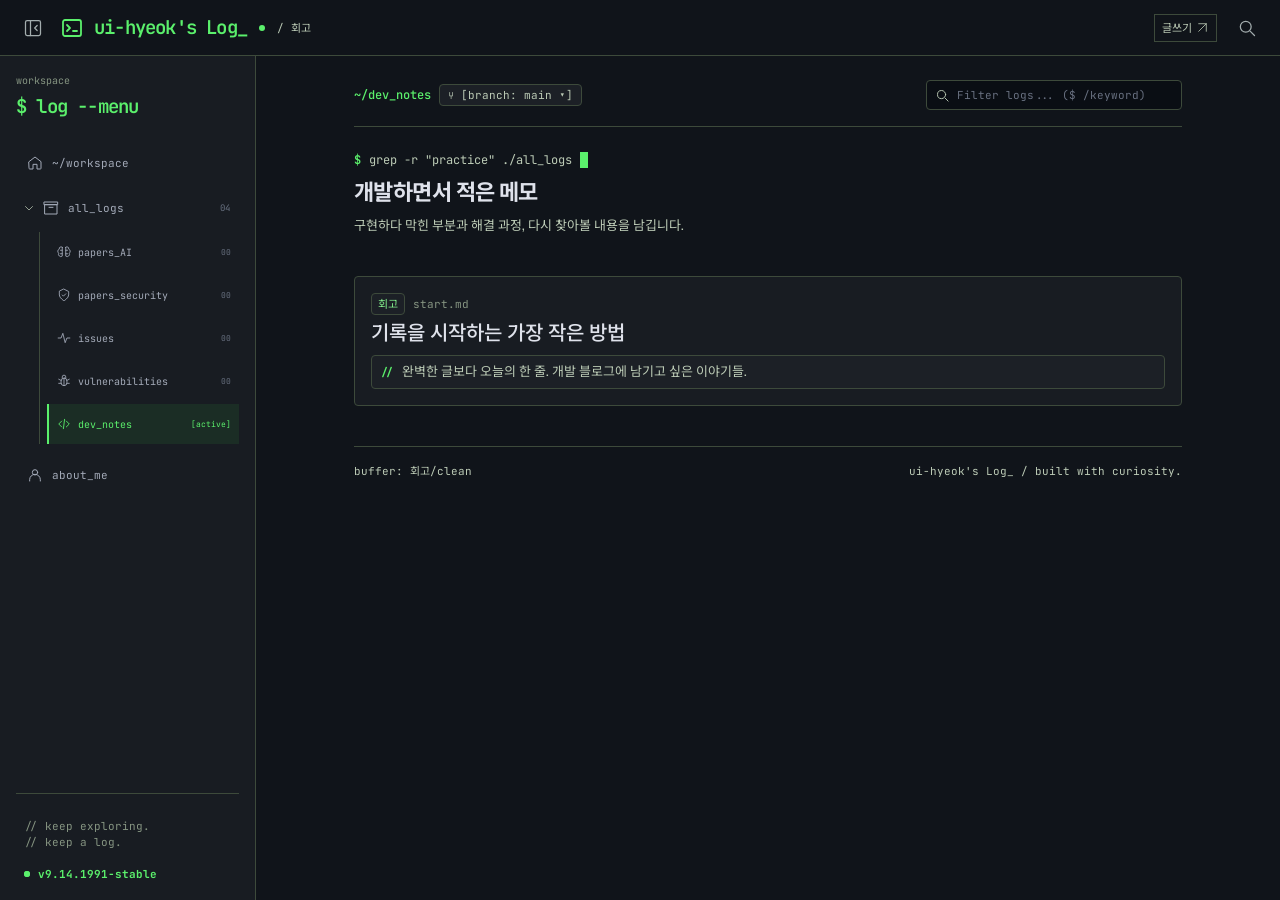
<file: retrospectives.html>
<!doctype html>
<html lang="ko"><head><meta charset="utf-8"><meta name="viewport" content="width=device-width,initial-scale=1,viewport-fit=cover"><meta name="description" content="보안 이슈와 취약점의 원인을 분석하고, 잘!하고 싶은 인간의 작업 노트."><meta name="theme-color" content="#10141a"><title>ui-hyeok&#x27;s Log_ · 회고</title><link rel="icon" href="./favicon.ico?v=4" sizes="any"><link rel="icon" type="image/png" sizes="32x32" href="./favicon-32.png?v=4"><link rel="icon" type="image/svg+xml" href="./favicon.svg?v=4"><link rel="apple-touch-icon" sizes="180x180" href="./apple-touch-icon.png?v=4"><link rel="preconnect" href="https://fonts.googleapis.com"><link rel="preconnect" href="https://fonts.gstatic.com" crossorigin><link href="https://fonts.googleapis.com/css2?family=Geist:wght@300;400;500;600;700&amp;family=JetBrains+Mono:wght@400;500;600;700&amp;family=Noto+Sans+KR:wght@400;500;600;700&amp;display=swap" rel="stylesheet"><link href="./styles.css?v=48b484ed" rel="stylesheet"><link href="./reference-views.css?v=9812cd88" rel="stylesheet"><script src="./script.js?v=72af7046" defer></script></head>
<body class="view-archive" data-active-section="development" data-prefix="./" data-site-name="ui-hyeok&#x27;s Log_" data-author="UHByeon" data-display-name="Ui-hyeok Byeon" data-name-ko="변의혁"><a class="skip-link" href="#main">본문으로 건너뛰기</a><header class="site-header"><div class="header-identity"><button type="button" class="icon-button sidebar-toggle" id="sidebar-toggle" aria-controls="sidebar" aria-expanded="true" aria-label="좌측 메뉴 접기" title="좌측 메뉴 접기"><svg width="20" height="20" viewBox="0 0 24 24" fill="none" stroke="currentColor" stroke-width="1.5" stroke-linecap="round" stroke-linejoin="round" aria-hidden="true"><rect x="3" y="3" width="18" height="18" rx="2"/><path d="M9 3v18m8-12-3 3 3 3"/></svg></button><a class="brand" href="./index.html" aria-label="ui-hyeok&#x27;s Log_ 홈"><svg width="24" height="24" viewBox="0 0 24 24" fill="none" stroke="currentColor" stroke-width="1.5" stroke-linecap="round" stroke-linejoin="round" aria-hidden="true"><rect x="3" y="4" width="18" height="16" rx="2"/><path d="m7 9 3 3-3 3m6 0h4"/></svg><span>ui-hyeok&#x27;s Log<span class="brand-cursor">_</span></span><span class="brand-dot" aria-hidden="true"></span></a><span class="header-context">/ 회고</span></div><div class="header-actions"><a class="writer-link" href="https://uihyeok-byeon.tistory.com/manage/newpost" target="_blank" rel="noopener noreferrer" title="작성자 전용 · Tistory 글쓰기" aria-label="작성자 전용 Tistory 글쓰기">글쓰기 <svg width="13" height="13" viewBox="0 0 24 24" fill="none" stroke="currentColor" stroke-width="1.5" stroke-linecap="round" stroke-linejoin="round" aria-hidden="true"><path d="M5 19 19 5M5 5h14v14"/></svg></a><a class="icon-button" href="./posts.html#search-input" aria-label="기록 검색"><svg width="20" height="20" viewBox="0 0 24 24" fill="none" stroke="currentColor" stroke-width="1.5" stroke-linecap="round" stroke-linejoin="round" aria-hidden="true"><circle cx="10.5" cy="10.5" r="6.5"/><path d="m16 16 5 5"/></svg></a><button class="icon-button menu-toggle" id="menu-toggle" aria-controls="sidebar" aria-expanded="false" aria-label="전체 메뉴 열기"><svg width="21" height="21" viewBox="0 0 24 24" fill="none" stroke="currentColor" stroke-width="1.5" stroke-linecap="round" stroke-linejoin="round" aria-hidden="true"><path d="M4 6h16M4 12h16M4 18h16"/></svg></button></div></header>
<button class="menu-backdrop" id="menu-backdrop" tabindex="-1" aria-label="전체 메뉴 닫기" hidden></button><aside class="sidebar" id="sidebar" aria-label="전체 탐색"><div class="sidebar-heading"><span>workspace</span><button class="icon-button drawer-close" aria-label="메뉴 닫기"><svg width="18" height="18" viewBox="0 0 24 24" fill="none" stroke="currentColor" stroke-width="1.5" stroke-linecap="round" stroke-linejoin="round" aria-hidden="true"><path d="m5 5 14 14M5 19 19 5"/></svg></button></div><p class="nav-command">$ log --menu</p><nav class="side-nav" aria-label="주 메뉴"><a href="./index.html" class="nav-item"><svg width="18" height="18" viewBox="0 0 24 24" fill="none" stroke="currentColor" stroke-width="1.5" stroke-linecap="round" stroke-linejoin="round" aria-hidden="true"><path d="m3 10 9-7 9 7v10a1 1 0 0 1-1 1h-5v-7H9v7H4a1 1 0 0 1-1-1z"/></svg><span class="nav-labels">~/workspace</span></a><div class="nav-group"><div class="nav-group-row"><button type="button" class="nav-group-toggle" id="log-group-toggle" aria-label="all_logs 분류 접기" aria-controls="log-categories" aria-expanded="true"><svg width="12" height="12" viewBox="0 0 24 24" fill="none" stroke="currentColor" stroke-width="1.5" stroke-linecap="round" stroke-linejoin="round" aria-hidden="true"><path d="m9 5 7 7-7 7"/></svg></button><a href="./posts.html" class="nav-item" data-all-logs-link aria-controls="log-categories" aria-expanded="true"><svg width="18" height="18" viewBox="0 0 24 24" fill="none" stroke="currentColor" stroke-width="1.5" stroke-linecap="round" stroke-linejoin="round" aria-hidden="true"><path d="M3 7h18v14H3zM2 3h20v4H2zM9 11h6"/></svg><span class="nav-labels">all_logs</span><span class="nav-count">04</span></a></div><div class="side-subnav" id="log-categories" data-has-active="true"><a href="./papers-ai.html" class="nav-item"><svg width="18" height="18" viewBox="0 0 24 24" fill="none" stroke="currentColor" stroke-width="1.5" stroke-linecap="round" stroke-linejoin="round" aria-hidden="true"><path d="M9 4a3 3 0 0 0-5 3 4 4 0 0 0-1 7 4 4 0 0 0 6 5V4zm6 0a3 3 0 0 1 5 3 4 4 0 0 1 1 7 4 4 0 0 1-6 5V4zM6 9h3m6 0h3M6 15h3m6 0h3"/></svg><span class="nav-labels">papers_AI</span><span class="nav-count">00</span></a><a href="./papers-security.html" class="nav-item"><svg width="18" height="18" viewBox="0 0 24 24" fill="none" stroke="currentColor" stroke-width="1.5" stroke-linecap="round" stroke-linejoin="round" aria-hidden="true"><path d="m12 2 8 4v6c0 5-8 10-8 10S4 17 4 12V6zM9 12l2 2 4-4"/></svg><span class="nav-labels">papers_security</span><span class="nav-count">00</span></a><a href="./issues.html" class="nav-item"><svg width="18" height="18" viewBox="0 0 24 24" fill="none" stroke="currentColor" stroke-width="1.5" stroke-linecap="round" stroke-linejoin="round" aria-hidden="true"><path d="M2 12h5l3-8 4 16 3-8h5"/></svg><span class="nav-labels">issues</span><span class="nav-count">00</span></a><a href="./vulnerabilities.html" class="nav-item"><svg width="18" height="18" viewBox="0 0 24 24" fill="none" stroke="currentColor" stroke-width="1.5" stroke-linecap="round" stroke-linejoin="round" aria-hidden="true"><rect x="7" y="7" width="10" height="13" rx="5"/><path d="M9 7V5a3 3 0 0 1 6 0v2M3 9l4 2m10 0 4-2M3 16h4m10 0h4M12 7v13"/></svg><span class="nav-labels">vulnerabilities</span><span class="nav-count">00</span></a><a href="./development.html" class="nav-item is-active" aria-current="page"><svg width="18" height="18" viewBox="0 0 24 24" fill="none" stroke="currentColor" stroke-width="1.5" stroke-linecap="round" stroke-linejoin="round" aria-hidden="true"><path d="m8 7-5 5 5 5m8-10 5 5-5 5m-3-13-2 16"/></svg><span class="nav-labels">dev_notes</span><span class="nav-badge">[active]</span></a></div></div><a href="./about.html" class="nav-item"><svg width="18" height="18" viewBox="0 0 24 24" fill="none" stroke="currentColor" stroke-width="1.5" stroke-linecap="round" stroke-linejoin="round" aria-hidden="true"><circle cx="12" cy="8" r="4"/><path d="M4 21v-2a8 8 0 0 1 16 0v2"/></svg><span class="nav-labels">about_me</span></a></nav><div class="sidebar-footer"><p>// keep exploring.<br>// keep a log.</p><div class="build-status"><span class="build-indicator" aria-hidden="true"></span><span>v9.14.1991-stable</span></div></div></aside>
<div class="workspace"><main id="main" class="page-shell"><div class="archive-topline"><span><b>~/dev_notes</b><small>⑂ [branch: main ▾]</small></span><label class="search-box"><svg width="15" height="15" viewBox="0 0 24 24" fill="none" stroke="currentColor" stroke-width="1.5" stroke-linecap="round" stroke-linejoin="round" aria-hidden="true"><circle cx="10.5" cy="10.5" r="6.5"/><path d="m16 16 5 5"/></svg><input type="text" inputmode="search" id="search-input" aria-label="제목과 본문으로 기록 검색" placeholder="Filter logs... ($ /keyword)"></label></div><header class="page-intro"><p class="reference-command"><b>$</b><span>grep -r &quot;practice&quot; ./all_logs</span><i class="prompt-cursor" aria-hidden="true"></i></p><h1>개발하면서 적은 메모</h1><p>구현하다 막힌 부분과 해결 과정, 다시 찾아볼 내용을 남깁니다.</p></header><span id="post-count" class="sr-only">1</span><div class="archive-cards"><article class="archive-card" data-post data-section="development" data-category="회고" data-search="기록을 시작하는 가장 작은 방법 회고 완벽한 글보다 오늘의 한 줄. 개발 블로그에 남기고 싶은 이야기들. 새로운 것을 배웠을 때, 문제를 해결했을 때, 생각이 조금 바뀌었을 때. 그 순간을 한 줄씩 남기면 나만의 개발 기록이 됩니다. 처음에는 세 가지만 적어 봅니다 무엇을 해보았는지, 어디에서 막혔는지, 다음에는 무엇을 바꿔볼 것인지. 이 세 가지를 담으면 짧은 메모에도 다음 시도를 위한 실마리가 남습니다. 이 페이지를 내 공간으로 바꾸기 블로그 이름과 소개를 바꾸고 content/posts.json의 예시 글을 자신의 글로 교체해 보세요. Python 생성 도구를 실행하면 각 글과 메뉴에 해당하는 HTML 페이지가 만들어집니다."><div class="archive-card-heading"><div><div class="snippet-file"><span class="tag">회고</span><span>start.md</span></div><h2><a href="./posts/start.html">기록을 시작하는 가장 작은 방법</a></h2></div></div><div class="card-note"><span>//</span><p>완벽한 글보다 오늘의 한 줄. 개발 블로그에 남기고 싶은 이야기들.</p></div></article></div><p class="search-empty" id="search-empty" hidden>일치하는 기록이 없습니다.</p><p class="sr-only" id="search-status" role="status" aria-live="polite"></p><footer class="reference-footer archive-footer"><span>buffer: 회고/clean</span><span>ui-hyeok&#x27;s Log_ / built with curiosity.</span></footer></main></div><nav class="bottom-nav" aria-label="모바일 주 메뉴"><a href="./index.html" class=""><svg width="20" height="20" viewBox="0 0 24 24" fill="none" stroke="currentColor" stroke-width="1.5" stroke-linecap="round" stroke-linejoin="round" aria-hidden="true"><path d="m3 10 9-7 9 7v10a1 1 0 0 1-1 1h-5v-7H9v7H4a1 1 0 0 1-1-1z"/></svg><span>~/workspace</span></a><a href="./posts.html" class=""><svg width="20" height="20" viewBox="0 0 24 24" fill="none" stroke="currentColor" stroke-width="1.5" stroke-linecap="round" stroke-linejoin="round" aria-hidden="true"><path d="M3 7h18v14H3zM2 3h20v4H2zM9 11h6"/></svg><span>all_logs</span></a><a href="./development.html" class="is-active" aria-current="page"><svg width="20" height="20" viewBox="0 0 24 24" fill="none" stroke="currentColor" stroke-width="1.5" stroke-linecap="round" stroke-linejoin="round" aria-hidden="true"><path d="m8 7-5 5 5 5m8-10 5 5-5 5m-3-13-2 16"/></svg><span>dev_notes</span></a><a href="./about.html" class=""><svg width="20" height="20" viewBox="0 0 24 24" fill="none" stroke="currentColor" stroke-width="1.5" stroke-linecap="round" stroke-linejoin="round" aria-hidden="true"><circle cx="12" cy="8" r="4"/><path d="M4 21v-2a8 8 0 0 1 16 0v2"/></svg><span>about_me</span></a></nav><p id="interaction-status" class="sr-only" role="status" aria-live="polite"></p></body></html>
</file>
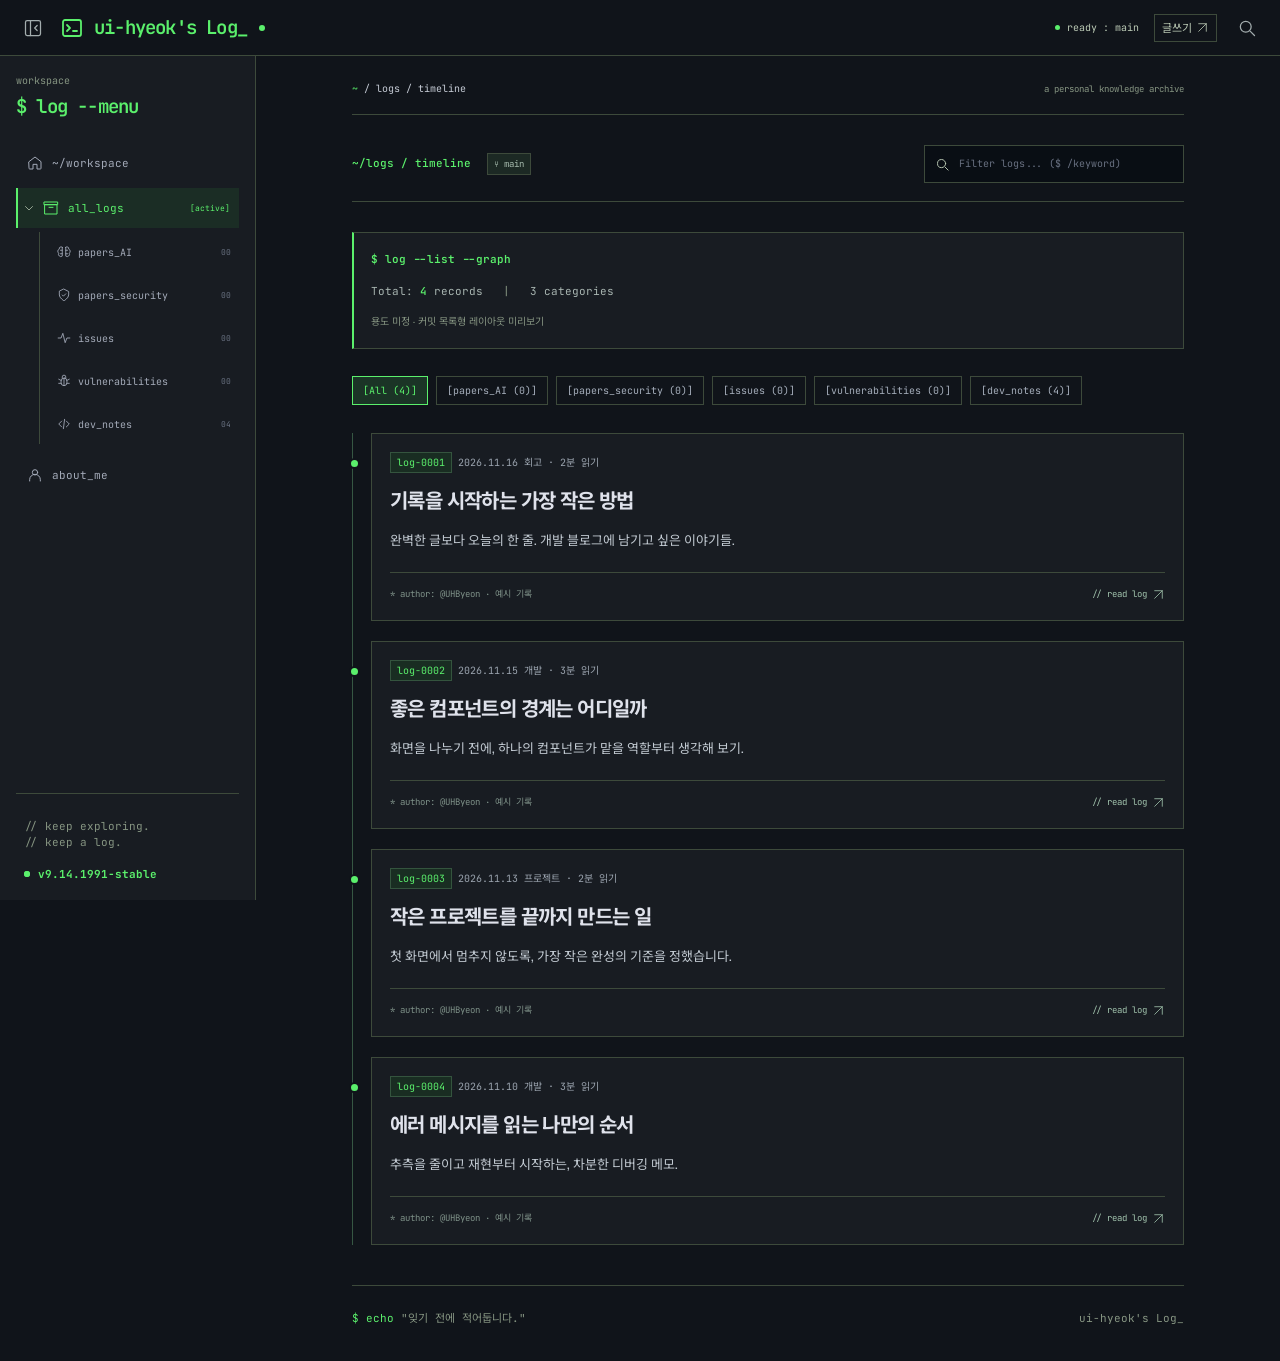
<file: timeline.html>
<!doctype html>
<html lang="ko"><head><meta charset="utf-8"><meta name="viewport" content="width=device-width,initial-scale=1,viewport-fit=cover"><meta name="description" content="보안 이슈와 취약점의 원인을 분석하고, 잘!하고 싶은 인간의 작업 노트."><meta name="theme-color" content="#10141a"><title>ui-hyeok&#x27;s Log_ · timeline 미리보기</title><link rel="icon" href="./favicon.ico?v=4" sizes="any"><link rel="icon" type="image/png" sizes="32x32" href="./favicon-32.png?v=4"><link rel="icon" type="image/svg+xml" href="./favicon.svg?v=4"><link rel="apple-touch-icon" sizes="180x180" href="./apple-touch-icon.png?v=4"><link rel="preconnect" href="https://fonts.googleapis.com"><link rel="preconnect" href="https://fonts.gstatic.com" crossorigin><link href="https://fonts.googleapis.com/css2?family=Geist:wght@300;400;500;600;700&amp;family=JetBrains+Mono:wght@400;500;600;700&amp;family=Noto+Sans+KR:wght@400;500;600;700&amp;display=swap" rel="stylesheet"><link href="./styles.css?v=48b484ed" rel="stylesheet"><script src="./script.js?v=72af7046" defer></script></head>
<body class="view-default" data-active-section="all" data-prefix="./" data-site-name="ui-hyeok&#x27;s Log_" data-author="UHByeon" data-display-name="Ui-hyeok Byeon" data-name-ko="변의혁"><a class="skip-link" href="#main">본문으로 건너뛰기</a><header class="site-header"><div class="header-identity"><button type="button" class="icon-button sidebar-toggle" id="sidebar-toggle" aria-controls="sidebar" aria-expanded="true" aria-label="좌측 메뉴 접기" title="좌측 메뉴 접기"><svg width="20" height="20" viewBox="0 0 24 24" fill="none" stroke="currentColor" stroke-width="1.5" stroke-linecap="round" stroke-linejoin="round" aria-hidden="true"><rect x="3" y="3" width="18" height="18" rx="2"/><path d="M9 3v18m8-12-3 3 3 3"/></svg></button><a class="brand" href="./index.html" aria-label="ui-hyeok&#x27;s Log_ 홈"><svg width="24" height="24" viewBox="0 0 24 24" fill="none" stroke="currentColor" stroke-width="1.5" stroke-linecap="round" stroke-linejoin="round" aria-hidden="true"><rect x="3" y="4" width="18" height="16" rx="2"/><path d="m7 9 3 3-3 3m6 0h4"/></svg><span>ui-hyeok&#x27;s Log<span class="brand-cursor">_</span></span><span class="brand-dot" aria-hidden="true"></span></a></div><div class="header-actions"><span class="header-status"><i></i>ready : main</span><a class="writer-link" href="https://uihyeok-byeon.tistory.com/manage/newpost" target="_blank" rel="noopener noreferrer" title="작성자 전용 · Tistory 글쓰기" aria-label="작성자 전용 Tistory 글쓰기">글쓰기 <svg width="13" height="13" viewBox="0 0 24 24" fill="none" stroke="currentColor" stroke-width="1.5" stroke-linecap="round" stroke-linejoin="round" aria-hidden="true"><path d="M5 19 19 5M5 5h14v14"/></svg></a><a class="icon-button" href="./posts.html#search-input" aria-label="기록 검색"><svg width="20" height="20" viewBox="0 0 24 24" fill="none" stroke="currentColor" stroke-width="1.5" stroke-linecap="round" stroke-linejoin="round" aria-hidden="true"><circle cx="10.5" cy="10.5" r="6.5"/><path d="m16 16 5 5"/></svg></a><button class="icon-button menu-toggle" id="menu-toggle" aria-controls="sidebar" aria-expanded="false" aria-label="전체 메뉴 열기"><svg width="21" height="21" viewBox="0 0 24 24" fill="none" stroke="currentColor" stroke-width="1.5" stroke-linecap="round" stroke-linejoin="round" aria-hidden="true"><path d="M4 6h16M4 12h16M4 18h16"/></svg></button></div></header>
<button class="menu-backdrop" id="menu-backdrop" tabindex="-1" aria-label="전체 메뉴 닫기" hidden></button><aside class="sidebar" id="sidebar" aria-label="전체 탐색"><div class="sidebar-heading"><span>workspace</span><button class="icon-button drawer-close" aria-label="메뉴 닫기"><svg width="18" height="18" viewBox="0 0 24 24" fill="none" stroke="currentColor" stroke-width="1.5" stroke-linecap="round" stroke-linejoin="round" aria-hidden="true"><path d="m5 5 14 14M5 19 19 5"/></svg></button></div><p class="nav-command">$ log --menu</p><nav class="side-nav" aria-label="주 메뉴"><a href="./index.html" class="nav-item"><svg width="18" height="18" viewBox="0 0 24 24" fill="none" stroke="currentColor" stroke-width="1.5" stroke-linecap="round" stroke-linejoin="round" aria-hidden="true"><path d="m3 10 9-7 9 7v10a1 1 0 0 1-1 1h-5v-7H9v7H4a1 1 0 0 1-1-1z"/></svg><span class="nav-labels">~/workspace</span></a><div class="nav-group"><div class="nav-group-row is-active"><button type="button" class="nav-group-toggle" id="log-group-toggle" aria-label="all_logs 분류 접기" aria-controls="log-categories" aria-expanded="true"><svg width="12" height="12" viewBox="0 0 24 24" fill="none" stroke="currentColor" stroke-width="1.5" stroke-linecap="round" stroke-linejoin="round" aria-hidden="true"><path d="m9 5 7 7-7 7"/></svg></button><a href="./posts.html" class="nav-item is-active" aria-current="page" data-all-logs-link aria-controls="log-categories" aria-expanded="true"><svg width="18" height="18" viewBox="0 0 24 24" fill="none" stroke="currentColor" stroke-width="1.5" stroke-linecap="round" stroke-linejoin="round" aria-hidden="true"><path d="M3 7h18v14H3zM2 3h20v4H2zM9 11h6"/></svg><span class="nav-labels">all_logs</span><span class="nav-badge">[active]</span></a></div><div class="side-subnav" id="log-categories" data-has-active="false"><a href="./papers-ai.html" class="nav-item"><svg width="18" height="18" viewBox="0 0 24 24" fill="none" stroke="currentColor" stroke-width="1.5" stroke-linecap="round" stroke-linejoin="round" aria-hidden="true"><path d="M9 4a3 3 0 0 0-5 3 4 4 0 0 0-1 7 4 4 0 0 0 6 5V4zm6 0a3 3 0 0 1 5 3 4 4 0 0 1 1 7 4 4 0 0 1-6 5V4zM6 9h3m6 0h3M6 15h3m6 0h3"/></svg><span class="nav-labels">papers_AI</span><span class="nav-count">00</span></a><a href="./papers-security.html" class="nav-item"><svg width="18" height="18" viewBox="0 0 24 24" fill="none" stroke="currentColor" stroke-width="1.5" stroke-linecap="round" stroke-linejoin="round" aria-hidden="true"><path d="m12 2 8 4v6c0 5-8 10-8 10S4 17 4 12V6zM9 12l2 2 4-4"/></svg><span class="nav-labels">papers_security</span><span class="nav-count">00</span></a><a href="./issues.html" class="nav-item"><svg width="18" height="18" viewBox="0 0 24 24" fill="none" stroke="currentColor" stroke-width="1.5" stroke-linecap="round" stroke-linejoin="round" aria-hidden="true"><path d="M2 12h5l3-8 4 16 3-8h5"/></svg><span class="nav-labels">issues</span><span class="nav-count">00</span></a><a href="./vulnerabilities.html" class="nav-item"><svg width="18" height="18" viewBox="0 0 24 24" fill="none" stroke="currentColor" stroke-width="1.5" stroke-linecap="round" stroke-linejoin="round" aria-hidden="true"><rect x="7" y="7" width="10" height="13" rx="5"/><path d="M9 7V5a3 3 0 0 1 6 0v2M3 9l4 2m10 0 4-2M3 16h4m10 0h4M12 7v13"/></svg><span class="nav-labels">vulnerabilities</span><span class="nav-count">00</span></a><a href="./development.html" class="nav-item"><svg width="18" height="18" viewBox="0 0 24 24" fill="none" stroke="currentColor" stroke-width="1.5" stroke-linecap="round" stroke-linejoin="round" aria-hidden="true"><path d="m8 7-5 5 5 5m8-10 5 5-5 5m-3-13-2 16"/></svg><span class="nav-labels">dev_notes</span><span class="nav-count">04</span></a></div></div><a href="./about.html" class="nav-item"><svg width="18" height="18" viewBox="0 0 24 24" fill="none" stroke="currentColor" stroke-width="1.5" stroke-linecap="round" stroke-linejoin="round" aria-hidden="true"><circle cx="12" cy="8" r="4"/><path d="M4 21v-2a8 8 0 0 1 16 0v2"/></svg><span class="nav-labels">about_me</span></a></nav><div class="sidebar-footer"><p>// keep exploring.<br>// keep a log.</p><div class="build-status"><span class="build-indicator" aria-hidden="true"></span><span>v9.14.1991-stable</span></div></div></aside>
<div class="workspace"><main id="main" class="page-shell"><div class="page-path"><span><b>~</b> / logs / timeline</span><span class="path-note">a personal knowledge archive</span></div><div class="archive-topline"><span><b>~/logs / timeline</b> <small>⑂ main</small></span><label class="search-box"><svg width="15" height="15" viewBox="0 0 24 24" fill="none" stroke="currentColor" stroke-width="1.5" stroke-linecap="round" stroke-linejoin="round" aria-hidden="true"><circle cx="10.5" cy="10.5" r="6.5"/><path d="m16 16 5 5"/></svg><input type="text" inputmode="search" id="search-input" aria-label="제목과 본문으로 기록 검색" placeholder="Filter logs... ($ /keyword)"></label></div><header class="timeline-command"><p class="command">$ log --list --graph</p><p>Total: <b id="post-count">4</b> records <span>|</span> 3 categories</p><small>용도 미정 · 커밋 목록형 레이아웃 미리보기</small></header><div class="filter-strip" data-filter-field="section" role="group" aria-label="기록 분류 필터"><button type="button" class="filter-button is-active" data-filter="all" aria-pressed="true">[All (4)]</button><button type="button" class="filter-button" data-filter="ai" aria-pressed="false">[papers_AI (0)]</button><button type="button" class="filter-button" data-filter="security" aria-pressed="false">[papers_security (0)]</button><button type="button" class="filter-button" data-filter="issues" aria-pressed="false">[issues (0)]</button><button type="button" class="filter-button" data-filter="vulnerabilities" aria-pressed="false">[vulnerabilities (0)]</button><button type="button" class="filter-button" data-filter="development" aria-pressed="false">[dev_notes (4)]</button></div><div class="timeline-list"><article class="timeline-entry" data-post data-section="development" data-search="기록을 시작하는 가장 작은 방법 회고 완벽한 글보다 오늘의 한 줄. 개발 블로그에 남기고 싶은 이야기들. 새로운 것을 배웠을 때, 문제를 해결했을 때, 생각이 조금 바뀌었을 때. 그 순간을 한 줄씩 남기면 나만의 개발 기록이 됩니다. 처음에는 세 가지만 적어 봅니다 무엇을 해보았는지, 어디에서 막혔는지, 다음에는 무엇을 바꿔볼 것인지. 이 세 가지를 담으면 짧은 메모에도 다음 시도를 위한 실마리가 남습니다. 이 페이지를 내 공간으로 바꾸기 블로그 이름과 소개를 바꾸고 content/posts.json의 예시 글을 자신의 글로 교체해 보세요. Python 생성 도구를 실행하면 각 글과 메뉴에 해당하는 HTML 페이지가 만들어집니다."><div class="post-meta"><span class="tag">log-0001</span><time datetime="2026-11-16">2026.11.16</time><span>회고 · 2분 읽기</span></div><h2><a href="./posts/start.html">기록을 시작하는 가장 작은 방법</a></h2><p>완벽한 글보다 오늘의 한 줄. 개발 블로그에 남기고 싶은 이야기들.</p><footer><span>* author: @UHByeon · 예시 기록</span><a href="./posts/start.html">// read log <svg width="13" height="13" viewBox="0 0 24 24" fill="none" stroke="currentColor" stroke-width="1.5" stroke-linecap="round" stroke-linejoin="round" aria-hidden="true"><path d="M5 19 19 5M5 5h14v14"/></svg></a></footer></article><article class="timeline-entry" data-post data-section="development" data-search="좋은 컴포넌트의 경계는 어디일까 개발 화면을 나누기 전에, 하나의 컴포넌트가 맡을 역할부터 생각해 보기. 버튼 하나를 만들 때도 화면, 상태, 동작이 섞이기 쉽습니다. 이 예시 글에서는 컴포넌트를 나누는 기준을 생각해 봅니다. 하나의 역할을 한 문장으로 설명하기 컴포넌트가 하는 일을 한 문장으로 적어 봅니다. 설명에 서로 다른 목적이 계속 등장한다면 경계를 다시 살펴볼 수 있습니다. ArticleCard
  title       → 글 제목
  summary     → 글 요약
  onOpen      → 글 열기 파일 개수보다는 읽기 쉬운 책임과 명확한 입력을 기준으로 작은 단위부터 다듬어 봅니다."><div class="post-meta"><span class="tag">log-0002</span><time datetime="2026-11-15">2026.11.15</time><span>개발 · 3분 읽기</span></div><h2><a href="./posts/components.html">좋은 컴포넌트의 경계는 어디일까</a></h2><p>화면을 나누기 전에, 하나의 컴포넌트가 맡을 역할부터 생각해 보기.</p><footer><span>* author: @UHByeon · 예시 기록</span><a href="./posts/components.html">// read log <svg width="13" height="13" viewBox="0 0 24 24" fill="none" stroke="currentColor" stroke-width="1.5" stroke-linecap="round" stroke-linejoin="round" aria-hidden="true"><path d="M5 19 19 5M5 5h14v14"/></svg></a></footer></article><article class="timeline-entry" data-post data-section="development" data-search="작은 프로젝트를 끝까지 만드는 일 프로젝트 첫 화면에서 멈추지 않도록, 가장 작은 완성의 기준을 정했습니다. 이 글은 프로젝트 기록의 예시입니다. 실제 프로젝트의 목표와 진행 과정, 결과를 이 자리에 작성할 수 있습니다. 완성의 기준을 작게 정하기 방문자가 글을 찾고 읽을 수 있는 흐름을 먼저 완성합니다. 목록에서 제목을 보고, 주제로 좁히고, 내용을 열 수 있다면 하나의 사용 경험이 이어집니다. 다음 시도 남겨두기 더하고 싶은 기능은 별도의 메모로 남깁니다. 지금 만든 흐름을 직접 써보면서 다음에 필요한 일을 정할 수 있습니다."><div class="post-meta"><span class="tag">log-0003</span><time datetime="2026-11-13">2026.11.13</time><span>프로젝트 · 2분 읽기</span></div><h2><a href="./posts/small-project.html">작은 프로젝트를 끝까지 만드는 일</a></h2><p>첫 화면에서 멈추지 않도록, 가장 작은 완성의 기준을 정했습니다.</p><footer><span>* author: @UHByeon · 예시 기록</span><a href="./posts/small-project.html">// read log <svg width="13" height="13" viewBox="0 0 24 24" fill="none" stroke="currentColor" stroke-width="1.5" stroke-linecap="round" stroke-linejoin="round" aria-hidden="true"><path d="M5 19 19 5M5 5h14v14"/></svg></a></footer></article><article class="timeline-entry" data-post data-section="development" data-search="에러 메시지를 읽는 나만의 순서 개발 추측을 줄이고 재현부터 시작하는, 차분한 디버깅 메모. 막히는 순간을 기록하면 비슷한 문제를 만났을 때 다시 시작할 위치를 찾기 쉽습니다. 이 글은 디버깅 노트의 예시입니다. 재현할 수 있는 가장 작은 상황 어떤 입력에서 문제가 생겼는지, 기대한 결과와 실제 결과가 어떻게 다른지 적습니다. 관련 없는 조건을 줄여 가며 문제를 다시 확인합니다. 해결 뒤에 남기는 한 줄 원인과 수정 내용, 확인한 방법을 함께 남깁니다. 해결 여부와 아직 확인하지 못한 부분을 구분하면 다음에 기록을 읽을 때도 맥락을 이해하기 쉽습니다."><div class="post-meta"><span class="tag">log-0004</span><time datetime="2026-11-10">2026.11.10</time><span>개발 · 3분 읽기</span></div><h2><a href="./posts/debugging.html">에러 메시지를 읽는 나만의 순서</a></h2><p>추측을 줄이고 재현부터 시작하는, 차분한 디버깅 메모.</p><footer><span>* author: @UHByeon · 예시 기록</span><a href="./posts/debugging.html">// read log <svg width="13" height="13" viewBox="0 0 24 24" fill="none" stroke="currentColor" stroke-width="1.5" stroke-linecap="round" stroke-linejoin="round" aria-hidden="true"><path d="M5 19 19 5M5 5h14v14"/></svg></a></footer></article></div><p class="search-empty" id="search-empty" hidden>일치하는 기록이 없습니다.</p><p id="search-status" class="sr-only" role="status" aria-live="polite"></p><footer class="page-footer home-footer"><p><span>$ echo</span> "잊기 전에 적어둡니다."</p><span class="footer-signature">ui-hyeok&#x27;s Log_</span></footer></main></div><nav class="bottom-nav" aria-label="모바일 주 메뉴"><a href="./index.html" class=""><svg width="20" height="20" viewBox="0 0 24 24" fill="none" stroke="currentColor" stroke-width="1.5" stroke-linecap="round" stroke-linejoin="round" aria-hidden="true"><path d="m3 10 9-7 9 7v10a1 1 0 0 1-1 1h-5v-7H9v7H4a1 1 0 0 1-1-1z"/></svg><span>~/workspace</span></a><a href="./posts.html" class="is-active" aria-current="page"><svg width="20" height="20" viewBox="0 0 24 24" fill="none" stroke="currentColor" stroke-width="1.5" stroke-linecap="round" stroke-linejoin="round" aria-hidden="true"><path d="M3 7h18v14H3zM2 3h20v4H2zM9 11h6"/></svg><span>all_logs</span></a><a href="./development.html" class=""><svg width="20" height="20" viewBox="0 0 24 24" fill="none" stroke="currentColor" stroke-width="1.5" stroke-linecap="round" stroke-linejoin="round" aria-hidden="true"><path d="m8 7-5 5 5 5m8-10 5 5-5 5m-3-13-2 16"/></svg><span>dev_notes</span></a><a href="./about.html" class=""><svg width="20" height="20" viewBox="0 0 24 24" fill="none" stroke="currentColor" stroke-width="1.5" stroke-linecap="round" stroke-linejoin="round" aria-hidden="true"><circle cx="12" cy="8" r="4"/><path d="M4 21v-2a8 8 0 0 1 16 0v2"/></svg><span>about_me</span></a></nav><p id="interaction-status" class="sr-only" role="status" aria-live="polite"></p></body></html>
</file>
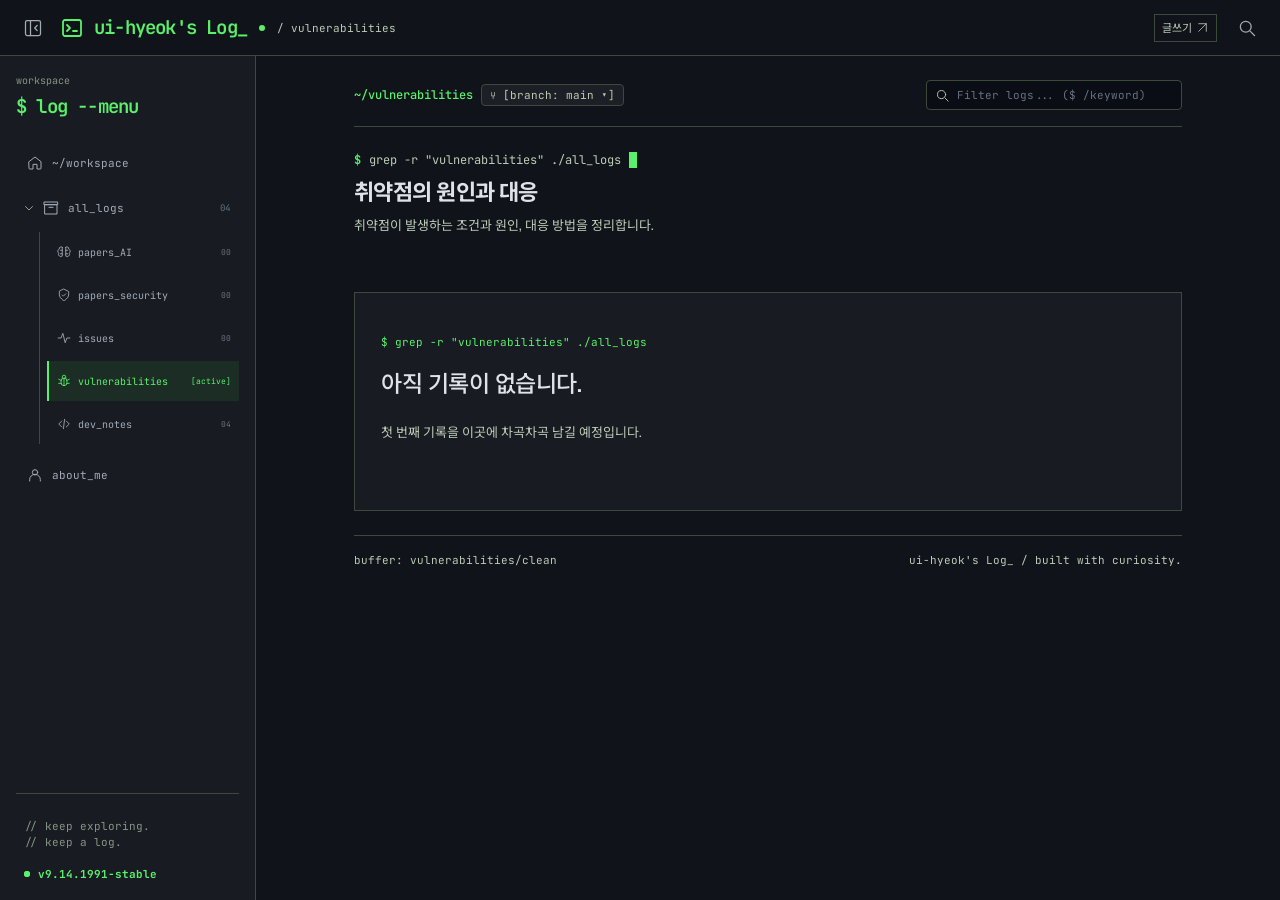
<file: vulnerabilities.html>
<!doctype html>
<html lang="ko"><head><meta charset="utf-8"><meta name="viewport" content="width=device-width,initial-scale=1,viewport-fit=cover"><meta name="description" content="보안 이슈와 취약점의 원인을 분석하고, 잘!하고 싶은 인간의 작업 노트."><meta name="theme-color" content="#10141a"><title>ui-hyeok&#x27;s Log_ · vulnerabilities</title><link rel="icon" href="./favicon.ico?v=4" sizes="any"><link rel="icon" type="image/png" sizes="32x32" href="./favicon-32.png?v=4"><link rel="icon" type="image/svg+xml" href="./favicon.svg?v=4"><link rel="apple-touch-icon" sizes="180x180" href="./apple-touch-icon.png?v=4"><link rel="preconnect" href="https://fonts.googleapis.com"><link rel="preconnect" href="https://fonts.gstatic.com" crossorigin><link href="https://fonts.googleapis.com/css2?family=Geist:wght@300;400;500;600;700&amp;family=JetBrains+Mono:wght@400;500;600;700&amp;family=Noto+Sans+KR:wght@400;500;600;700&amp;display=swap" rel="stylesheet"><link href="./styles.css?v=48b484ed" rel="stylesheet"><link href="./reference-views.css?v=9812cd88" rel="stylesheet"><script src="./script.js?v=72af7046" defer></script></head>
<body class="view-archive" data-active-section="vulnerabilities" data-prefix="./" data-site-name="ui-hyeok&#x27;s Log_" data-author="UHByeon" data-display-name="Ui-hyeok Byeon" data-name-ko="변의혁"><a class="skip-link" href="#main">본문으로 건너뛰기</a><header class="site-header"><div class="header-identity"><button type="button" class="icon-button sidebar-toggle" id="sidebar-toggle" aria-controls="sidebar" aria-expanded="true" aria-label="좌측 메뉴 접기" title="좌측 메뉴 접기"><svg width="20" height="20" viewBox="0 0 24 24" fill="none" stroke="currentColor" stroke-width="1.5" stroke-linecap="round" stroke-linejoin="round" aria-hidden="true"><rect x="3" y="3" width="18" height="18" rx="2"/><path d="M9 3v18m8-12-3 3 3 3"/></svg></button><a class="brand" href="./index.html" aria-label="ui-hyeok&#x27;s Log_ 홈"><svg width="24" height="24" viewBox="0 0 24 24" fill="none" stroke="currentColor" stroke-width="1.5" stroke-linecap="round" stroke-linejoin="round" aria-hidden="true"><rect x="3" y="4" width="18" height="16" rx="2"/><path d="m7 9 3 3-3 3m6 0h4"/></svg><span>ui-hyeok&#x27;s Log<span class="brand-cursor">_</span></span><span class="brand-dot" aria-hidden="true"></span></a><span class="header-context">/ vulnerabilities</span></div><div class="header-actions"><a class="writer-link" href="https://uihyeok-byeon.tistory.com/manage/newpost" target="_blank" rel="noopener noreferrer" title="작성자 전용 · Tistory 글쓰기" aria-label="작성자 전용 Tistory 글쓰기">글쓰기 <svg width="13" height="13" viewBox="0 0 24 24" fill="none" stroke="currentColor" stroke-width="1.5" stroke-linecap="round" stroke-linejoin="round" aria-hidden="true"><path d="M5 19 19 5M5 5h14v14"/></svg></a><a class="icon-button" href="./posts.html#search-input" aria-label="기록 검색"><svg width="20" height="20" viewBox="0 0 24 24" fill="none" stroke="currentColor" stroke-width="1.5" stroke-linecap="round" stroke-linejoin="round" aria-hidden="true"><circle cx="10.5" cy="10.5" r="6.5"/><path d="m16 16 5 5"/></svg></a><button class="icon-button menu-toggle" id="menu-toggle" aria-controls="sidebar" aria-expanded="false" aria-label="전체 메뉴 열기"><svg width="21" height="21" viewBox="0 0 24 24" fill="none" stroke="currentColor" stroke-width="1.5" stroke-linecap="round" stroke-linejoin="round" aria-hidden="true"><path d="M4 6h16M4 12h16M4 18h16"/></svg></button></div></header>
<button class="menu-backdrop" id="menu-backdrop" tabindex="-1" aria-label="전체 메뉴 닫기" hidden></button><aside class="sidebar" id="sidebar" aria-label="전체 탐색"><div class="sidebar-heading"><span>workspace</span><button class="icon-button drawer-close" aria-label="메뉴 닫기"><svg width="18" height="18" viewBox="0 0 24 24" fill="none" stroke="currentColor" stroke-width="1.5" stroke-linecap="round" stroke-linejoin="round" aria-hidden="true"><path d="m5 5 14 14M5 19 19 5"/></svg></button></div><p class="nav-command">$ log --menu</p><nav class="side-nav" aria-label="주 메뉴"><a href="./index.html" class="nav-item"><svg width="18" height="18" viewBox="0 0 24 24" fill="none" stroke="currentColor" stroke-width="1.5" stroke-linecap="round" stroke-linejoin="round" aria-hidden="true"><path d="m3 10 9-7 9 7v10a1 1 0 0 1-1 1h-5v-7H9v7H4a1 1 0 0 1-1-1z"/></svg><span class="nav-labels">~/workspace</span></a><div class="nav-group"><div class="nav-group-row"><button type="button" class="nav-group-toggle" id="log-group-toggle" aria-label="all_logs 분류 접기" aria-controls="log-categories" aria-expanded="true"><svg width="12" height="12" viewBox="0 0 24 24" fill="none" stroke="currentColor" stroke-width="1.5" stroke-linecap="round" stroke-linejoin="round" aria-hidden="true"><path d="m9 5 7 7-7 7"/></svg></button><a href="./posts.html" class="nav-item" data-all-logs-link aria-controls="log-categories" aria-expanded="true"><svg width="18" height="18" viewBox="0 0 24 24" fill="none" stroke="currentColor" stroke-width="1.5" stroke-linecap="round" stroke-linejoin="round" aria-hidden="true"><path d="M3 7h18v14H3zM2 3h20v4H2zM9 11h6"/></svg><span class="nav-labels">all_logs</span><span class="nav-count">04</span></a></div><div class="side-subnav" id="log-categories" data-has-active="true"><a href="./papers-ai.html" class="nav-item"><svg width="18" height="18" viewBox="0 0 24 24" fill="none" stroke="currentColor" stroke-width="1.5" stroke-linecap="round" stroke-linejoin="round" aria-hidden="true"><path d="M9 4a3 3 0 0 0-5 3 4 4 0 0 0-1 7 4 4 0 0 0 6 5V4zm6 0a3 3 0 0 1 5 3 4 4 0 0 1 1 7 4 4 0 0 1-6 5V4zM6 9h3m6 0h3M6 15h3m6 0h3"/></svg><span class="nav-labels">papers_AI</span><span class="nav-count">00</span></a><a href="./papers-security.html" class="nav-item"><svg width="18" height="18" viewBox="0 0 24 24" fill="none" stroke="currentColor" stroke-width="1.5" stroke-linecap="round" stroke-linejoin="round" aria-hidden="true"><path d="m12 2 8 4v6c0 5-8 10-8 10S4 17 4 12V6zM9 12l2 2 4-4"/></svg><span class="nav-labels">papers_security</span><span class="nav-count">00</span></a><a href="./issues.html" class="nav-item"><svg width="18" height="18" viewBox="0 0 24 24" fill="none" stroke="currentColor" stroke-width="1.5" stroke-linecap="round" stroke-linejoin="round" aria-hidden="true"><path d="M2 12h5l3-8 4 16 3-8h5"/></svg><span class="nav-labels">issues</span><span class="nav-count">00</span></a><a href="./vulnerabilities.html" class="nav-item is-active" aria-current="page"><svg width="18" height="18" viewBox="0 0 24 24" fill="none" stroke="currentColor" stroke-width="1.5" stroke-linecap="round" stroke-linejoin="round" aria-hidden="true"><rect x="7" y="7" width="10" height="13" rx="5"/><path d="M9 7V5a3 3 0 0 1 6 0v2M3 9l4 2m10 0 4-2M3 16h4m10 0h4M12 7v13"/></svg><span class="nav-labels">vulnerabilities</span><span class="nav-badge">[active]</span></a><a href="./development.html" class="nav-item"><svg width="18" height="18" viewBox="0 0 24 24" fill="none" stroke="currentColor" stroke-width="1.5" stroke-linecap="round" stroke-linejoin="round" aria-hidden="true"><path d="m8 7-5 5 5 5m8-10 5 5-5 5m-3-13-2 16"/></svg><span class="nav-labels">dev_notes</span><span class="nav-count">04</span></a></div></div><a href="./about.html" class="nav-item"><svg width="18" height="18" viewBox="0 0 24 24" fill="none" stroke="currentColor" stroke-width="1.5" stroke-linecap="round" stroke-linejoin="round" aria-hidden="true"><circle cx="12" cy="8" r="4"/><path d="M4 21v-2a8 8 0 0 1 16 0v2"/></svg><span class="nav-labels">about_me</span></a></nav><div class="sidebar-footer"><p>// keep exploring.<br>// keep a log.</p><div class="build-status"><span class="build-indicator" aria-hidden="true"></span><span>v9.14.1991-stable</span></div></div></aside>
<div class="workspace"><main id="main" class="page-shell"><div class="archive-topline"><span><b>~/vulnerabilities</b><small>⑂ [branch: main ▾]</small></span><label class="search-box"><svg width="15" height="15" viewBox="0 0 24 24" fill="none" stroke="currentColor" stroke-width="1.5" stroke-linecap="round" stroke-linejoin="round" aria-hidden="true"><circle cx="10.5" cy="10.5" r="6.5"/><path d="m16 16 5 5"/></svg><input type="text" inputmode="search" id="search-input" aria-label="제목과 본문으로 기록 검색" placeholder="Filter logs... ($ /keyword)"></label></div><header class="page-intro"><p class="reference-command"><b>$</b><span>grep -r &quot;vulnerabilities&quot; ./all_logs</span><i class="prompt-cursor" aria-hidden="true"></i></p><h1>취약점의 원인과 대응</h1><p>취약점이 발생하는 조건과 원인, 대응 방법을 정리합니다.</p></header><span id="post-count" class="sr-only">0</span><div class="archive-cards"></div><div class="empty-library"><p class="command">$ grep -r &quot;vulnerabilities&quot; ./all_logs</p><h2>아직 기록이 없습니다.</h2><p>첫 번째 기록을 이곳에 차곡차곡 남길 예정입니다.</p></div><p class="search-empty" id="search-empty" hidden>일치하는 기록이 없습니다.</p><p class="sr-only" id="search-status" role="status" aria-live="polite"></p><footer class="reference-footer archive-footer"><span>buffer: vulnerabilities/clean</span><span>ui-hyeok&#x27;s Log_ / built with curiosity.</span></footer></main></div><nav class="bottom-nav" aria-label="모바일 주 메뉴"><a href="./index.html" class=""><svg width="20" height="20" viewBox="0 0 24 24" fill="none" stroke="currentColor" stroke-width="1.5" stroke-linecap="round" stroke-linejoin="round" aria-hidden="true"><path d="m3 10 9-7 9 7v10a1 1 0 0 1-1 1h-5v-7H9v7H4a1 1 0 0 1-1-1z"/></svg><span>~/workspace</span></a><a href="./posts.html" class="is-active"><svg width="20" height="20" viewBox="0 0 24 24" fill="none" stroke="currentColor" stroke-width="1.5" stroke-linecap="round" stroke-linejoin="round" aria-hidden="true"><path d="M3 7h18v14H3zM2 3h20v4H2zM9 11h6"/></svg><span>all_logs</span></a><a href="./development.html" class=""><svg width="20" height="20" viewBox="0 0 24 24" fill="none" stroke="currentColor" stroke-width="1.5" stroke-linecap="round" stroke-linejoin="round" aria-hidden="true"><path d="m8 7-5 5 5 5m8-10 5 5-5 5m-3-13-2 16"/></svg><span>dev_notes</span></a><a href="./about.html" class=""><svg width="20" height="20" viewBox="0 0 24 24" fill="none" stroke="currentColor" stroke-width="1.5" stroke-linecap="round" stroke-linejoin="round" aria-hidden="true"><circle cx="12" cy="8" r="4"/><path d="M4 21v-2a8 8 0 0 1 16 0v2"/></svg><span>about_me</span></a></nav><p id="interaction-status" class="sr-only" role="status" aria-live="polite"></p></body></html>
</file>
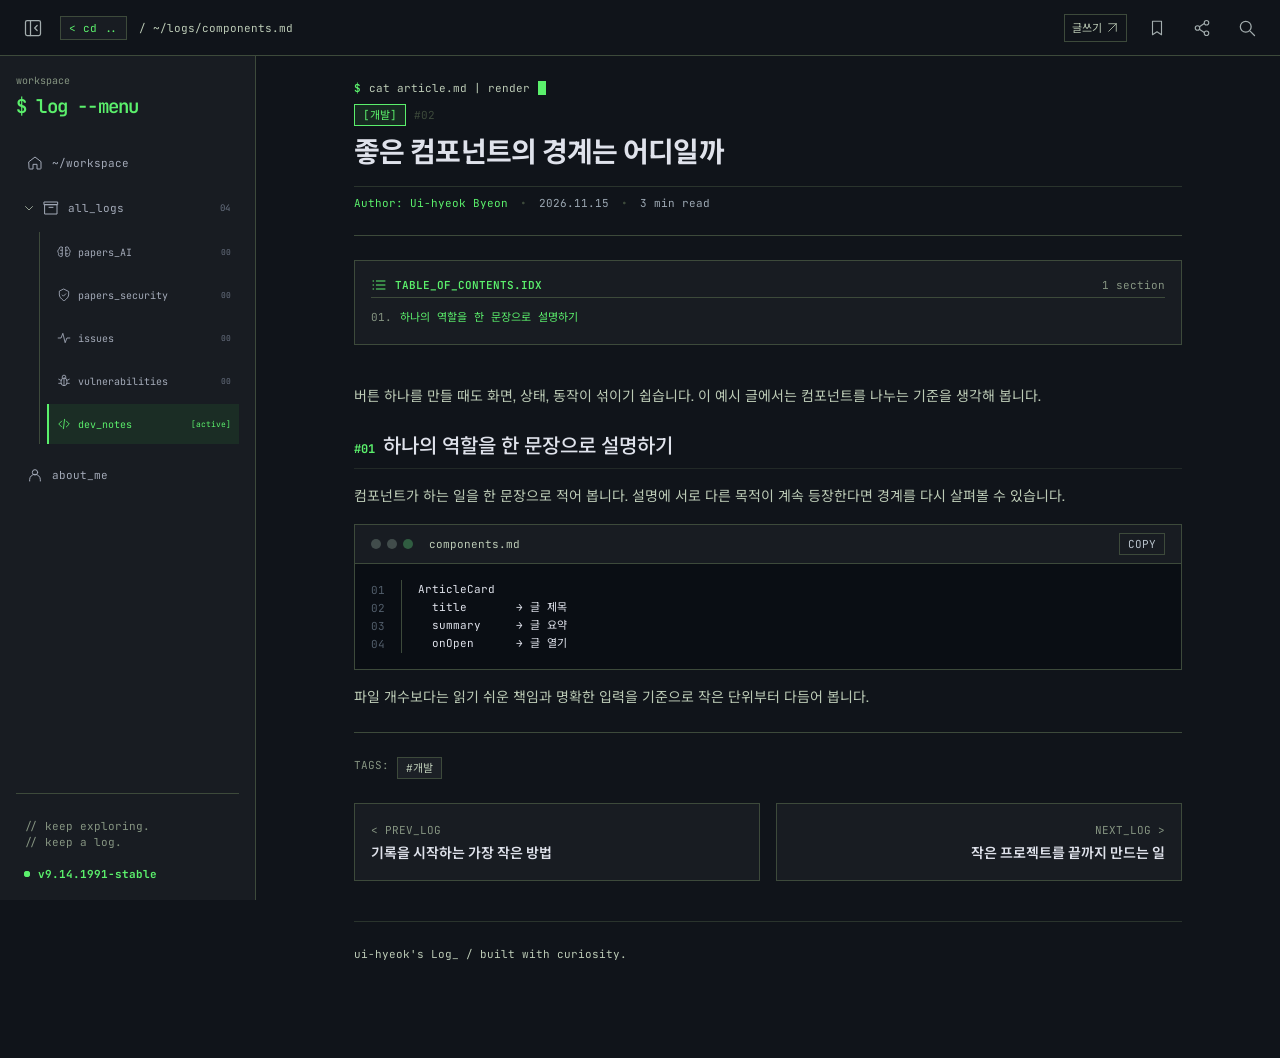
<file: posts/components.html>
<!doctype html>
<html lang="ko"><head><meta charset="utf-8"><meta name="viewport" content="width=device-width,initial-scale=1,viewport-fit=cover"><meta name="description" content="보안 이슈와 취약점의 원인을 분석하고, 잘!하고 싶은 인간의 작업 노트."><meta name="theme-color" content="#10141a"><title>ui-hyeok&#x27;s Log_ · 좋은 컴포넌트의 경계는 어디일까</title><link rel="icon" href="../favicon.ico?v=4" sizes="any"><link rel="icon" type="image/png" sizes="32x32" href="../favicon-32.png?v=4"><link rel="icon" type="image/svg+xml" href="../favicon.svg?v=4"><link rel="apple-touch-icon" sizes="180x180" href="../apple-touch-icon.png?v=4"><link rel="preconnect" href="https://fonts.googleapis.com"><link rel="preconnect" href="https://fonts.gstatic.com" crossorigin><link href="https://fonts.googleapis.com/css2?family=Geist:wght@300;400;500;600;700&amp;family=JetBrains+Mono:wght@400;500;600;700&amp;family=Noto+Sans+KR:wght@400;500;600;700&amp;display=swap" rel="stylesheet"><link href="../styles.css?v=48b484ed" rel="stylesheet"><link href="../reference-views.css?v=9812cd88" rel="stylesheet"><script src="../script.js?v=72af7046" defer></script></head>
<body class="view-article" data-active-section="development" data-prefix="../" data-site-name="ui-hyeok&#x27;s Log_" data-author="UHByeon" data-display-name="Ui-hyeok Byeon" data-name-ko="변의혁"><a class="skip-link" href="#main">본문으로 건너뛰기</a><header class="site-header"><div class="article-header-left"><button type="button" class="icon-button sidebar-toggle" id="sidebar-toggle" aria-controls="sidebar" aria-expanded="true" aria-label="좌측 메뉴 접기" title="좌측 메뉴 접기"><svg width="20" height="20" viewBox="0 0 24 24" fill="none" stroke="currentColor" stroke-width="1.5" stroke-linecap="round" stroke-linejoin="round" aria-hidden="true"><rect x="3" y="3" width="18" height="18" rx="2"/><path d="M9 3v18m8-12-3 3 3 3"/></svg></button><a class="header-back" href="../development.html">&lt; cd ..</a><span class="article-file-path">/ ~/logs/components.md</span></div><div class="header-actions"><a class="writer-link" href="https://uihyeok-byeon.tistory.com/manage/newpost" target="_blank" rel="noopener noreferrer" title="작성자 전용 · Tistory 글쓰기" aria-label="작성자 전용 Tistory 글쓰기">글쓰기 <svg width="13" height="13" viewBox="0 0 24 24" fill="none" stroke="currentColor" stroke-width="1.5" stroke-linecap="round" stroke-linejoin="round" aria-hidden="true"><path d="M5 19 19 5M5 5h14v14"/></svg></a><button class="icon-button" data-bookmark aria-label="Bookmark" aria-pressed="false"><svg width="18" height="18" viewBox="0 0 24 24" fill="none" stroke="currentColor" stroke-width="1.5" stroke-linecap="round" stroke-linejoin="round" aria-hidden="true"><path d="M6 3h12v18l-6-4-6 4z"/></svg></button><button class="icon-button" data-share aria-label="Share"><svg width="18" height="18" viewBox="0 0 24 24" fill="none" stroke="currentColor" stroke-width="1.5" stroke-linecap="round" stroke-linejoin="round" aria-hidden="true"><circle cx="18" cy="5" r="3"/><circle cx="6" cy="12" r="3"/><circle cx="18" cy="19" r="3"/><path d="m9 10 6-4M9 14l6 4"/></svg></button><a class="icon-button" href="../posts.html#search-input" aria-label="기록 검색"><svg width="20" height="20" viewBox="0 0 24 24" fill="none" stroke="currentColor" stroke-width="1.5" stroke-linecap="round" stroke-linejoin="round" aria-hidden="true"><circle cx="10.5" cy="10.5" r="6.5"/><path d="m16 16 5 5"/></svg></a><button class="icon-button menu-toggle" id="menu-toggle" aria-controls="sidebar" aria-expanded="false" aria-label="전체 메뉴 열기"><svg width="21" height="21" viewBox="0 0 24 24" fill="none" stroke="currentColor" stroke-width="1.5" stroke-linecap="round" stroke-linejoin="round" aria-hidden="true"><path d="M4 6h16M4 12h16M4 18h16"/></svg></button></div></header>
<button class="menu-backdrop" id="menu-backdrop" tabindex="-1" aria-label="전체 메뉴 닫기" hidden></button><aside class="sidebar" id="sidebar" aria-label="전체 탐색"><div class="sidebar-heading"><span>workspace</span><button class="icon-button drawer-close" aria-label="메뉴 닫기"><svg width="18" height="18" viewBox="0 0 24 24" fill="none" stroke="currentColor" stroke-width="1.5" stroke-linecap="round" stroke-linejoin="round" aria-hidden="true"><path d="m5 5 14 14M5 19 19 5"/></svg></button></div><p class="nav-command">$ log --menu</p><nav class="side-nav" aria-label="주 메뉴"><a href="../index.html" class="nav-item"><svg width="18" height="18" viewBox="0 0 24 24" fill="none" stroke="currentColor" stroke-width="1.5" stroke-linecap="round" stroke-linejoin="round" aria-hidden="true"><path d="m3 10 9-7 9 7v10a1 1 0 0 1-1 1h-5v-7H9v7H4a1 1 0 0 1-1-1z"/></svg><span class="nav-labels">~/workspace</span></a><div class="nav-group"><div class="nav-group-row"><button type="button" class="nav-group-toggle" id="log-group-toggle" aria-label="all_logs 분류 접기" aria-controls="log-categories" aria-expanded="true"><svg width="12" height="12" viewBox="0 0 24 24" fill="none" stroke="currentColor" stroke-width="1.5" stroke-linecap="round" stroke-linejoin="round" aria-hidden="true"><path d="m9 5 7 7-7 7"/></svg></button><a href="../posts.html" class="nav-item" data-all-logs-link aria-controls="log-categories" aria-expanded="true"><svg width="18" height="18" viewBox="0 0 24 24" fill="none" stroke="currentColor" stroke-width="1.5" stroke-linecap="round" stroke-linejoin="round" aria-hidden="true"><path d="M3 7h18v14H3zM2 3h20v4H2zM9 11h6"/></svg><span class="nav-labels">all_logs</span><span class="nav-count">04</span></a></div><div class="side-subnav" id="log-categories" data-has-active="true"><a href="../papers-ai.html" class="nav-item"><svg width="18" height="18" viewBox="0 0 24 24" fill="none" stroke="currentColor" stroke-width="1.5" stroke-linecap="round" stroke-linejoin="round" aria-hidden="true"><path d="M9 4a3 3 0 0 0-5 3 4 4 0 0 0-1 7 4 4 0 0 0 6 5V4zm6 0a3 3 0 0 1 5 3 4 4 0 0 1 1 7 4 4 0 0 1-6 5V4zM6 9h3m6 0h3M6 15h3m6 0h3"/></svg><span class="nav-labels">papers_AI</span><span class="nav-count">00</span></a><a href="../papers-security.html" class="nav-item"><svg width="18" height="18" viewBox="0 0 24 24" fill="none" stroke="currentColor" stroke-width="1.5" stroke-linecap="round" stroke-linejoin="round" aria-hidden="true"><path d="m12 2 8 4v6c0 5-8 10-8 10S4 17 4 12V6zM9 12l2 2 4-4"/></svg><span class="nav-labels">papers_security</span><span class="nav-count">00</span></a><a href="../issues.html" class="nav-item"><svg width="18" height="18" viewBox="0 0 24 24" fill="none" stroke="currentColor" stroke-width="1.5" stroke-linecap="round" stroke-linejoin="round" aria-hidden="true"><path d="M2 12h5l3-8 4 16 3-8h5"/></svg><span class="nav-labels">issues</span><span class="nav-count">00</span></a><a href="../vulnerabilities.html" class="nav-item"><svg width="18" height="18" viewBox="0 0 24 24" fill="none" stroke="currentColor" stroke-width="1.5" stroke-linecap="round" stroke-linejoin="round" aria-hidden="true"><rect x="7" y="7" width="10" height="13" rx="5"/><path d="M9 7V5a3 3 0 0 1 6 0v2M3 9l4 2m10 0 4-2M3 16h4m10 0h4M12 7v13"/></svg><span class="nav-labels">vulnerabilities</span><span class="nav-count">00</span></a><a href="../development.html" class="nav-item is-active" aria-current="location"><svg width="18" height="18" viewBox="0 0 24 24" fill="none" stroke="currentColor" stroke-width="1.5" stroke-linecap="round" stroke-linejoin="round" aria-hidden="true"><path d="m8 7-5 5 5 5m8-10 5 5-5 5m-3-13-2 16"/></svg><span class="nav-labels">dev_notes</span><span class="nav-badge">[active]</span></a></div></div><a href="../about.html" class="nav-item"><svg width="18" height="18" viewBox="0 0 24 24" fill="none" stroke="currentColor" stroke-width="1.5" stroke-linecap="round" stroke-linejoin="round" aria-hidden="true"><circle cx="12" cy="8" r="4"/><path d="M4 21v-2a8 8 0 0 1 16 0v2"/></svg><span class="nav-labels">about_me</span></a></nav><div class="sidebar-footer"><p>// keep exploring.<br>// keep a log.</p><div class="build-status"><span class="build-indicator" aria-hidden="true"></span><span>v9.14.1991-stable</span></div></div></aside>
<div class="workspace"><main id="main" class="page-shell"><header class="article-heading"><p class="reference-command"><b>$</b><span>cat article.md | render</span><i class="prompt-cursor" aria-hidden="true"></i></p><div class="article-category"><span class="tag">[개발]</span><small>#02</small></div><h1>좋은 컴포넌트의 경계는 어디일까</h1><div class="article-meta"><span class="article-author">Author: Ui-hyeok Byeon</span><i>•</i><time datetime="2026-11-15">2026.11.15</time><i>•</i><span>3 min read</span></div></header><nav class="article-toc" aria-label="이 글의 목차"><div><span><svg width="16" height="16" viewBox="0 0 24 24" fill="none" stroke="currentColor" stroke-width="1.5" stroke-linecap="round" stroke-linejoin="round" aria-hidden="true"><path d="M8 6h13M8 12h13M8 18h13M3 6h1m-1 6h1m-1 6h1"/></svg> TABLE_OF_CONTENTS.IDX</span><small>1 section</small></div><a href="#section-2"><span>01.</span>하나의 역할을 한 문장으로 설명하기</a></nav><article class="article-body"><p>버튼 하나를 만들 때도 화면, 상태, 동작이 섞이기 쉽습니다. 이 예시 글에서는 컴포넌트를 나누는 기준을 생각해 봅니다.</p><h2 id="section-2"><span>#01</span>하나의 역할을 한 문장으로 설명하기</h2><p>컴포넌트가 하는 일을 한 문장으로 적어 봅니다. 설명에 서로 다른 목적이 계속 등장한다면 경계를 다시 살펴볼 수 있습니다.</p><div class="code-frame reference-code"><div class="code-bar"><span class="window-dots" aria-hidden="true"><i></i><i></i><i></i></span><span>components.md</span><button class="copy-button" data-copy-target="article-code-4" aria-label="코드 복사"><span>COPY</span></button></div><div class="code-content"><span class="line-numbers" aria-hidden="true">01
02
03
04</span><pre tabindex="0"><code id="article-code-4">ArticleCard
  title       → 글 제목
  summary     → 글 요약
  onOpen      → 글 열기</code></pre></div></div><p>파일 개수보다는 읽기 쉬운 책임과 명확한 입력을 기준으로 작은 단위부터 다듬어 봅니다.</p></article><div class="article-tags"><span>TAGS:</span><a href="../development.html">#개발</a></div><nav class="post-navigation" aria-label="이전 글과 다음 글"><a class="nav-prev" href="./start.html"><span>&lt; PREV_LOG</span><h3>기록을 시작하는 가장 작은 방법</h3></a><a class="nav-next" href="./small-project.html"><span>NEXT_LOG &gt;</span><h3>작은 프로젝트를 끝까지 만드는 일</h3></a></nav><footer class="reference-footer article-footer"><span>ui-hyeok&#x27;s Log_ / built with curiosity.</span></footer></main></div><nav class="bottom-nav" aria-label="모바일 주 메뉴"><a href="../index.html" class=""><svg width="20" height="20" viewBox="0 0 24 24" fill="none" stroke="currentColor" stroke-width="1.5" stroke-linecap="round" stroke-linejoin="round" aria-hidden="true"><path d="m3 10 9-7 9 7v10a1 1 0 0 1-1 1h-5v-7H9v7H4a1 1 0 0 1-1-1z"/></svg><span>~/workspace</span></a><a href="../posts.html" class=""><svg width="20" height="20" viewBox="0 0 24 24" fill="none" stroke="currentColor" stroke-width="1.5" stroke-linecap="round" stroke-linejoin="round" aria-hidden="true"><path d="M3 7h18v14H3zM2 3h20v4H2zM9 11h6"/></svg><span>all_logs</span></a><a href="../development.html" class="is-active"><svg width="20" height="20" viewBox="0 0 24 24" fill="none" stroke="currentColor" stroke-width="1.5" stroke-linecap="round" stroke-linejoin="round" aria-hidden="true"><path d="m8 7-5 5 5 5m8-10 5 5-5 5m-3-13-2 16"/></svg><span>dev_notes</span></a><a href="../about.html" class=""><svg width="20" height="20" viewBox="0 0 24 24" fill="none" stroke="currentColor" stroke-width="1.5" stroke-linecap="round" stroke-linejoin="round" aria-hidden="true"><circle cx="12" cy="8" r="4"/><path d="M4 21v-2a8 8 0 0 1 16 0v2"/></svg><span>about_me</span></a></nav><p id="interaction-status" class="sr-only" role="status" aria-live="polite"></p></body></html>
</file>
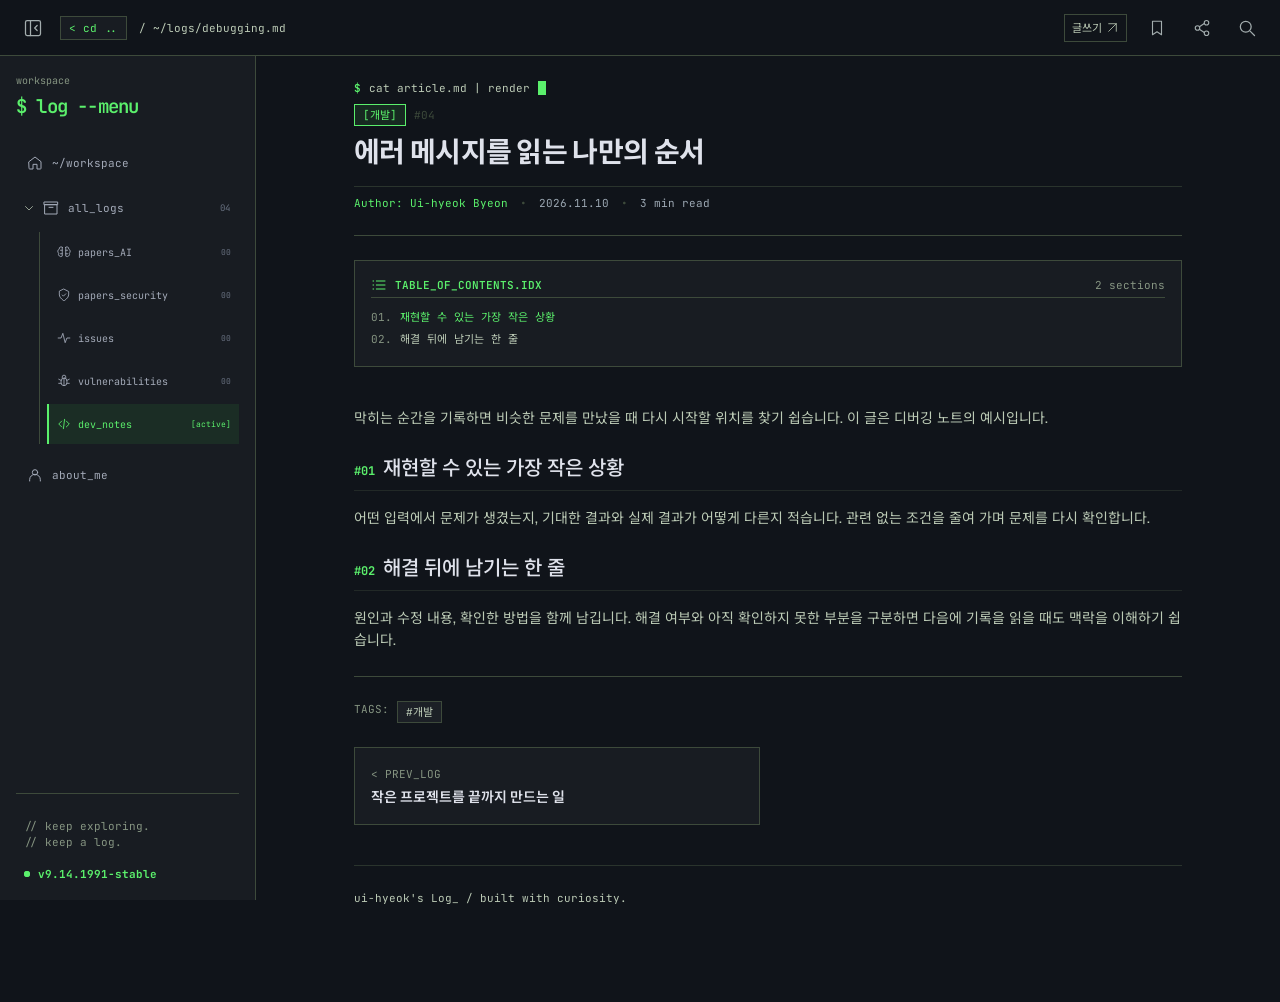
<file: posts/debugging.html>
<!doctype html>
<html lang="ko"><head><meta charset="utf-8"><meta name="viewport" content="width=device-width,initial-scale=1,viewport-fit=cover"><meta name="description" content="보안 이슈와 취약점의 원인을 분석하고, 잘!하고 싶은 인간의 작업 노트."><meta name="theme-color" content="#10141a"><title>ui-hyeok&#x27;s Log_ · 에러 메시지를 읽는 나만의 순서</title><link rel="icon" href="../favicon.ico?v=4" sizes="any"><link rel="icon" type="image/png" sizes="32x32" href="../favicon-32.png?v=4"><link rel="icon" type="image/svg+xml" href="../favicon.svg?v=4"><link rel="apple-touch-icon" sizes="180x180" href="../apple-touch-icon.png?v=4"><link rel="preconnect" href="https://fonts.googleapis.com"><link rel="preconnect" href="https://fonts.gstatic.com" crossorigin><link href="https://fonts.googleapis.com/css2?family=Geist:wght@300;400;500;600;700&amp;family=JetBrains+Mono:wght@400;500;600;700&amp;family=Noto+Sans+KR:wght@400;500;600;700&amp;display=swap" rel="stylesheet"><link href="../styles.css?v=48b484ed" rel="stylesheet"><link href="../reference-views.css?v=9812cd88" rel="stylesheet"><script src="../script.js?v=72af7046" defer></script></head>
<body class="view-article" data-active-section="development" data-prefix="../" data-site-name="ui-hyeok&#x27;s Log_" data-author="UHByeon" data-display-name="Ui-hyeok Byeon" data-name-ko="변의혁"><a class="skip-link" href="#main">본문으로 건너뛰기</a><header class="site-header"><div class="article-header-left"><button type="button" class="icon-button sidebar-toggle" id="sidebar-toggle" aria-controls="sidebar" aria-expanded="true" aria-label="좌측 메뉴 접기" title="좌측 메뉴 접기"><svg width="20" height="20" viewBox="0 0 24 24" fill="none" stroke="currentColor" stroke-width="1.5" stroke-linecap="round" stroke-linejoin="round" aria-hidden="true"><rect x="3" y="3" width="18" height="18" rx="2"/><path d="M9 3v18m8-12-3 3 3 3"/></svg></button><a class="header-back" href="../development.html">&lt; cd ..</a><span class="article-file-path">/ ~/logs/debugging.md</span></div><div class="header-actions"><a class="writer-link" href="https://uihyeok-byeon.tistory.com/manage/newpost" target="_blank" rel="noopener noreferrer" title="작성자 전용 · Tistory 글쓰기" aria-label="작성자 전용 Tistory 글쓰기">글쓰기 <svg width="13" height="13" viewBox="0 0 24 24" fill="none" stroke="currentColor" stroke-width="1.5" stroke-linecap="round" stroke-linejoin="round" aria-hidden="true"><path d="M5 19 19 5M5 5h14v14"/></svg></a><button class="icon-button" data-bookmark aria-label="Bookmark" aria-pressed="false"><svg width="18" height="18" viewBox="0 0 24 24" fill="none" stroke="currentColor" stroke-width="1.5" stroke-linecap="round" stroke-linejoin="round" aria-hidden="true"><path d="M6 3h12v18l-6-4-6 4z"/></svg></button><button class="icon-button" data-share aria-label="Share"><svg width="18" height="18" viewBox="0 0 24 24" fill="none" stroke="currentColor" stroke-width="1.5" stroke-linecap="round" stroke-linejoin="round" aria-hidden="true"><circle cx="18" cy="5" r="3"/><circle cx="6" cy="12" r="3"/><circle cx="18" cy="19" r="3"/><path d="m9 10 6-4M9 14l6 4"/></svg></button><a class="icon-button" href="../posts.html#search-input" aria-label="기록 검색"><svg width="20" height="20" viewBox="0 0 24 24" fill="none" stroke="currentColor" stroke-width="1.5" stroke-linecap="round" stroke-linejoin="round" aria-hidden="true"><circle cx="10.5" cy="10.5" r="6.5"/><path d="m16 16 5 5"/></svg></a><button class="icon-button menu-toggle" id="menu-toggle" aria-controls="sidebar" aria-expanded="false" aria-label="전체 메뉴 열기"><svg width="21" height="21" viewBox="0 0 24 24" fill="none" stroke="currentColor" stroke-width="1.5" stroke-linecap="round" stroke-linejoin="round" aria-hidden="true"><path d="M4 6h16M4 12h16M4 18h16"/></svg></button></div></header>
<button class="menu-backdrop" id="menu-backdrop" tabindex="-1" aria-label="전체 메뉴 닫기" hidden></button><aside class="sidebar" id="sidebar" aria-label="전체 탐색"><div class="sidebar-heading"><span>workspace</span><button class="icon-button drawer-close" aria-label="메뉴 닫기"><svg width="18" height="18" viewBox="0 0 24 24" fill="none" stroke="currentColor" stroke-width="1.5" stroke-linecap="round" stroke-linejoin="round" aria-hidden="true"><path d="m5 5 14 14M5 19 19 5"/></svg></button></div><p class="nav-command">$ log --menu</p><nav class="side-nav" aria-label="주 메뉴"><a href="../index.html" class="nav-item"><svg width="18" height="18" viewBox="0 0 24 24" fill="none" stroke="currentColor" stroke-width="1.5" stroke-linecap="round" stroke-linejoin="round" aria-hidden="true"><path d="m3 10 9-7 9 7v10a1 1 0 0 1-1 1h-5v-7H9v7H4a1 1 0 0 1-1-1z"/></svg><span class="nav-labels">~/workspace</span></a><div class="nav-group"><div class="nav-group-row"><button type="button" class="nav-group-toggle" id="log-group-toggle" aria-label="all_logs 분류 접기" aria-controls="log-categories" aria-expanded="true"><svg width="12" height="12" viewBox="0 0 24 24" fill="none" stroke="currentColor" stroke-width="1.5" stroke-linecap="round" stroke-linejoin="round" aria-hidden="true"><path d="m9 5 7 7-7 7"/></svg></button><a href="../posts.html" class="nav-item" data-all-logs-link aria-controls="log-categories" aria-expanded="true"><svg width="18" height="18" viewBox="0 0 24 24" fill="none" stroke="currentColor" stroke-width="1.5" stroke-linecap="round" stroke-linejoin="round" aria-hidden="true"><path d="M3 7h18v14H3zM2 3h20v4H2zM9 11h6"/></svg><span class="nav-labels">all_logs</span><span class="nav-count">04</span></a></div><div class="side-subnav" id="log-categories" data-has-active="true"><a href="../papers-ai.html" class="nav-item"><svg width="18" height="18" viewBox="0 0 24 24" fill="none" stroke="currentColor" stroke-width="1.5" stroke-linecap="round" stroke-linejoin="round" aria-hidden="true"><path d="M9 4a3 3 0 0 0-5 3 4 4 0 0 0-1 7 4 4 0 0 0 6 5V4zm6 0a3 3 0 0 1 5 3 4 4 0 0 1 1 7 4 4 0 0 1-6 5V4zM6 9h3m6 0h3M6 15h3m6 0h3"/></svg><span class="nav-labels">papers_AI</span><span class="nav-count">00</span></a><a href="../papers-security.html" class="nav-item"><svg width="18" height="18" viewBox="0 0 24 24" fill="none" stroke="currentColor" stroke-width="1.5" stroke-linecap="round" stroke-linejoin="round" aria-hidden="true"><path d="m12 2 8 4v6c0 5-8 10-8 10S4 17 4 12V6zM9 12l2 2 4-4"/></svg><span class="nav-labels">papers_security</span><span class="nav-count">00</span></a><a href="../issues.html" class="nav-item"><svg width="18" height="18" viewBox="0 0 24 24" fill="none" stroke="currentColor" stroke-width="1.5" stroke-linecap="round" stroke-linejoin="round" aria-hidden="true"><path d="M2 12h5l3-8 4 16 3-8h5"/></svg><span class="nav-labels">issues</span><span class="nav-count">00</span></a><a href="../vulnerabilities.html" class="nav-item"><svg width="18" height="18" viewBox="0 0 24 24" fill="none" stroke="currentColor" stroke-width="1.5" stroke-linecap="round" stroke-linejoin="round" aria-hidden="true"><rect x="7" y="7" width="10" height="13" rx="5"/><path d="M9 7V5a3 3 0 0 1 6 0v2M3 9l4 2m10 0 4-2M3 16h4m10 0h4M12 7v13"/></svg><span class="nav-labels">vulnerabilities</span><span class="nav-count">00</span></a><a href="../development.html" class="nav-item is-active" aria-current="location"><svg width="18" height="18" viewBox="0 0 24 24" fill="none" stroke="currentColor" stroke-width="1.5" stroke-linecap="round" stroke-linejoin="round" aria-hidden="true"><path d="m8 7-5 5 5 5m8-10 5 5-5 5m-3-13-2 16"/></svg><span class="nav-labels">dev_notes</span><span class="nav-badge">[active]</span></a></div></div><a href="../about.html" class="nav-item"><svg width="18" height="18" viewBox="0 0 24 24" fill="none" stroke="currentColor" stroke-width="1.5" stroke-linecap="round" stroke-linejoin="round" aria-hidden="true"><circle cx="12" cy="8" r="4"/><path d="M4 21v-2a8 8 0 0 1 16 0v2"/></svg><span class="nav-labels">about_me</span></a></nav><div class="sidebar-footer"><p>// keep exploring.<br>// keep a log.</p><div class="build-status"><span class="build-indicator" aria-hidden="true"></span><span>v9.14.1991-stable</span></div></div></aside>
<div class="workspace"><main id="main" class="page-shell"><header class="article-heading"><p class="reference-command"><b>$</b><span>cat article.md | render</span><i class="prompt-cursor" aria-hidden="true"></i></p><div class="article-category"><span class="tag">[개발]</span><small>#04</small></div><h1>에러 메시지를 읽는 나만의 순서</h1><div class="article-meta"><span class="article-author">Author: Ui-hyeok Byeon</span><i>•</i><time datetime="2026-11-10">2026.11.10</time><i>•</i><span>3 min read</span></div></header><nav class="article-toc" aria-label="이 글의 목차"><div><span><svg width="16" height="16" viewBox="0 0 24 24" fill="none" stroke="currentColor" stroke-width="1.5" stroke-linecap="round" stroke-linejoin="round" aria-hidden="true"><path d="M8 6h13M8 12h13M8 18h13M3 6h1m-1 6h1m-1 6h1"/></svg> TABLE_OF_CONTENTS.IDX</span><small>2 sections</small></div><a href="#section-2"><span>01.</span>재현할 수 있는 가장 작은 상황</a><a href="#section-4"><span>02.</span>해결 뒤에 남기는 한 줄</a></nav><article class="article-body"><p>막히는 순간을 기록하면 비슷한 문제를 만났을 때 다시 시작할 위치를 찾기 쉽습니다. 이 글은 디버깅 노트의 예시입니다.</p><h2 id="section-2"><span>#01</span>재현할 수 있는 가장 작은 상황</h2><p>어떤 입력에서 문제가 생겼는지, 기대한 결과와 실제 결과가 어떻게 다른지 적습니다. 관련 없는 조건을 줄여 가며 문제를 다시 확인합니다.</p><h2 id="section-4"><span>#02</span>해결 뒤에 남기는 한 줄</h2><p>원인과 수정 내용, 확인한 방법을 함께 남깁니다. 해결 여부와 아직 확인하지 못한 부분을 구분하면 다음에 기록을 읽을 때도 맥락을 이해하기 쉽습니다.</p></article><div class="article-tags"><span>TAGS:</span><a href="../development.html">#개발</a></div><nav class="post-navigation" aria-label="이전 글과 다음 글"><a class="nav-prev" href="./small-project.html"><span>&lt; PREV_LOG</span><h3>작은 프로젝트를 끝까지 만드는 일</h3></a></nav><footer class="reference-footer article-footer"><span>ui-hyeok&#x27;s Log_ / built with curiosity.</span></footer></main></div><nav class="bottom-nav" aria-label="모바일 주 메뉴"><a href="../index.html" class=""><svg width="20" height="20" viewBox="0 0 24 24" fill="none" stroke="currentColor" stroke-width="1.5" stroke-linecap="round" stroke-linejoin="round" aria-hidden="true"><path d="m3 10 9-7 9 7v10a1 1 0 0 1-1 1h-5v-7H9v7H4a1 1 0 0 1-1-1z"/></svg><span>~/workspace</span></a><a href="../posts.html" class=""><svg width="20" height="20" viewBox="0 0 24 24" fill="none" stroke="currentColor" stroke-width="1.5" stroke-linecap="round" stroke-linejoin="round" aria-hidden="true"><path d="M3 7h18v14H3zM2 3h20v4H2zM9 11h6"/></svg><span>all_logs</span></a><a href="../development.html" class="is-active"><svg width="20" height="20" viewBox="0 0 24 24" fill="none" stroke="currentColor" stroke-width="1.5" stroke-linecap="round" stroke-linejoin="round" aria-hidden="true"><path d="m8 7-5 5 5 5m8-10 5 5-5 5m-3-13-2 16"/></svg><span>dev_notes</span></a><a href="../about.html" class=""><svg width="20" height="20" viewBox="0 0 24 24" fill="none" stroke="currentColor" stroke-width="1.5" stroke-linecap="round" stroke-linejoin="round" aria-hidden="true"><circle cx="12" cy="8" r="4"/><path d="M4 21v-2a8 8 0 0 1 16 0v2"/></svg><span>about_me</span></a></nav><p id="interaction-status" class="sr-only" role="status" aria-live="polite"></p></body></html>
</file>
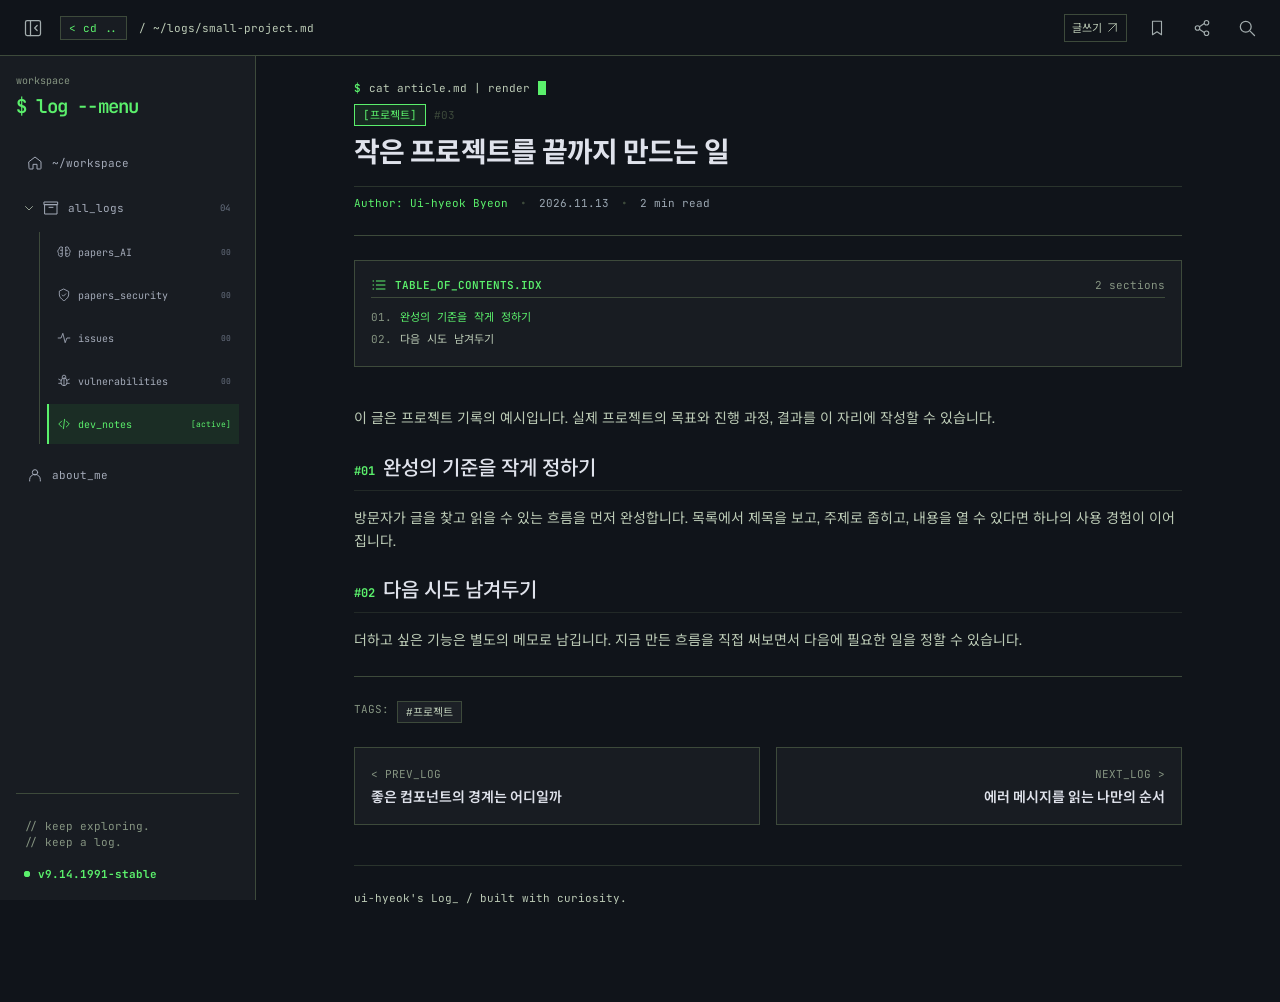
<file: posts/small-project.html>
<!doctype html>
<html lang="ko"><head><meta charset="utf-8"><meta name="viewport" content="width=device-width,initial-scale=1,viewport-fit=cover"><meta name="description" content="보안 이슈와 취약점의 원인을 분석하고, 잘!하고 싶은 인간의 작업 노트."><meta name="theme-color" content="#10141a"><title>ui-hyeok&#x27;s Log_ · 작은 프로젝트를 끝까지 만드는 일</title><link rel="icon" href="../favicon.ico?v=4" sizes="any"><link rel="icon" type="image/png" sizes="32x32" href="../favicon-32.png?v=4"><link rel="icon" type="image/svg+xml" href="../favicon.svg?v=4"><link rel="apple-touch-icon" sizes="180x180" href="../apple-touch-icon.png?v=4"><link rel="preconnect" href="https://fonts.googleapis.com"><link rel="preconnect" href="https://fonts.gstatic.com" crossorigin><link href="https://fonts.googleapis.com/css2?family=Geist:wght@300;400;500;600;700&amp;family=JetBrains+Mono:wght@400;500;600;700&amp;family=Noto+Sans+KR:wght@400;500;600;700&amp;display=swap" rel="stylesheet"><link href="../styles.css?v=48b484ed" rel="stylesheet"><link href="../reference-views.css?v=9812cd88" rel="stylesheet"><script src="../script.js?v=72af7046" defer></script></head>
<body class="view-article" data-active-section="development" data-prefix="../" data-site-name="ui-hyeok&#x27;s Log_" data-author="UHByeon" data-display-name="Ui-hyeok Byeon" data-name-ko="변의혁"><a class="skip-link" href="#main">본문으로 건너뛰기</a><header class="site-header"><div class="article-header-left"><button type="button" class="icon-button sidebar-toggle" id="sidebar-toggle" aria-controls="sidebar" aria-expanded="true" aria-label="좌측 메뉴 접기" title="좌측 메뉴 접기"><svg width="20" height="20" viewBox="0 0 24 24" fill="none" stroke="currentColor" stroke-width="1.5" stroke-linecap="round" stroke-linejoin="round" aria-hidden="true"><rect x="3" y="3" width="18" height="18" rx="2"/><path d="M9 3v18m8-12-3 3 3 3"/></svg></button><a class="header-back" href="../development.html">&lt; cd ..</a><span class="article-file-path">/ ~/logs/small-project.md</span></div><div class="header-actions"><a class="writer-link" href="https://uihyeok-byeon.tistory.com/manage/newpost" target="_blank" rel="noopener noreferrer" title="작성자 전용 · Tistory 글쓰기" aria-label="작성자 전용 Tistory 글쓰기">글쓰기 <svg width="13" height="13" viewBox="0 0 24 24" fill="none" stroke="currentColor" stroke-width="1.5" stroke-linecap="round" stroke-linejoin="round" aria-hidden="true"><path d="M5 19 19 5M5 5h14v14"/></svg></a><button class="icon-button" data-bookmark aria-label="Bookmark" aria-pressed="false"><svg width="18" height="18" viewBox="0 0 24 24" fill="none" stroke="currentColor" stroke-width="1.5" stroke-linecap="round" stroke-linejoin="round" aria-hidden="true"><path d="M6 3h12v18l-6-4-6 4z"/></svg></button><button class="icon-button" data-share aria-label="Share"><svg width="18" height="18" viewBox="0 0 24 24" fill="none" stroke="currentColor" stroke-width="1.5" stroke-linecap="round" stroke-linejoin="round" aria-hidden="true"><circle cx="18" cy="5" r="3"/><circle cx="6" cy="12" r="3"/><circle cx="18" cy="19" r="3"/><path d="m9 10 6-4M9 14l6 4"/></svg></button><a class="icon-button" href="../posts.html#search-input" aria-label="기록 검색"><svg width="20" height="20" viewBox="0 0 24 24" fill="none" stroke="currentColor" stroke-width="1.5" stroke-linecap="round" stroke-linejoin="round" aria-hidden="true"><circle cx="10.5" cy="10.5" r="6.5"/><path d="m16 16 5 5"/></svg></a><button class="icon-button menu-toggle" id="menu-toggle" aria-controls="sidebar" aria-expanded="false" aria-label="전체 메뉴 열기"><svg width="21" height="21" viewBox="0 0 24 24" fill="none" stroke="currentColor" stroke-width="1.5" stroke-linecap="round" stroke-linejoin="round" aria-hidden="true"><path d="M4 6h16M4 12h16M4 18h16"/></svg></button></div></header>
<button class="menu-backdrop" id="menu-backdrop" tabindex="-1" aria-label="전체 메뉴 닫기" hidden></button><aside class="sidebar" id="sidebar" aria-label="전체 탐색"><div class="sidebar-heading"><span>workspace</span><button class="icon-button drawer-close" aria-label="메뉴 닫기"><svg width="18" height="18" viewBox="0 0 24 24" fill="none" stroke="currentColor" stroke-width="1.5" stroke-linecap="round" stroke-linejoin="round" aria-hidden="true"><path d="m5 5 14 14M5 19 19 5"/></svg></button></div><p class="nav-command">$ log --menu</p><nav class="side-nav" aria-label="주 메뉴"><a href="../index.html" class="nav-item"><svg width="18" height="18" viewBox="0 0 24 24" fill="none" stroke="currentColor" stroke-width="1.5" stroke-linecap="round" stroke-linejoin="round" aria-hidden="true"><path d="m3 10 9-7 9 7v10a1 1 0 0 1-1 1h-5v-7H9v7H4a1 1 0 0 1-1-1z"/></svg><span class="nav-labels">~/workspace</span></a><div class="nav-group"><div class="nav-group-row"><button type="button" class="nav-group-toggle" id="log-group-toggle" aria-label="all_logs 분류 접기" aria-controls="log-categories" aria-expanded="true"><svg width="12" height="12" viewBox="0 0 24 24" fill="none" stroke="currentColor" stroke-width="1.5" stroke-linecap="round" stroke-linejoin="round" aria-hidden="true"><path d="m9 5 7 7-7 7"/></svg></button><a href="../posts.html" class="nav-item" data-all-logs-link aria-controls="log-categories" aria-expanded="true"><svg width="18" height="18" viewBox="0 0 24 24" fill="none" stroke="currentColor" stroke-width="1.5" stroke-linecap="round" stroke-linejoin="round" aria-hidden="true"><path d="M3 7h18v14H3zM2 3h20v4H2zM9 11h6"/></svg><span class="nav-labels">all_logs</span><span class="nav-count">04</span></a></div><div class="side-subnav" id="log-categories" data-has-active="true"><a href="../papers-ai.html" class="nav-item"><svg width="18" height="18" viewBox="0 0 24 24" fill="none" stroke="currentColor" stroke-width="1.5" stroke-linecap="round" stroke-linejoin="round" aria-hidden="true"><path d="M9 4a3 3 0 0 0-5 3 4 4 0 0 0-1 7 4 4 0 0 0 6 5V4zm6 0a3 3 0 0 1 5 3 4 4 0 0 1 1 7 4 4 0 0 1-6 5V4zM6 9h3m6 0h3M6 15h3m6 0h3"/></svg><span class="nav-labels">papers_AI</span><span class="nav-count">00</span></a><a href="../papers-security.html" class="nav-item"><svg width="18" height="18" viewBox="0 0 24 24" fill="none" stroke="currentColor" stroke-width="1.5" stroke-linecap="round" stroke-linejoin="round" aria-hidden="true"><path d="m12 2 8 4v6c0 5-8 10-8 10S4 17 4 12V6zM9 12l2 2 4-4"/></svg><span class="nav-labels">papers_security</span><span class="nav-count">00</span></a><a href="../issues.html" class="nav-item"><svg width="18" height="18" viewBox="0 0 24 24" fill="none" stroke="currentColor" stroke-width="1.5" stroke-linecap="round" stroke-linejoin="round" aria-hidden="true"><path d="M2 12h5l3-8 4 16 3-8h5"/></svg><span class="nav-labels">issues</span><span class="nav-count">00</span></a><a href="../vulnerabilities.html" class="nav-item"><svg width="18" height="18" viewBox="0 0 24 24" fill="none" stroke="currentColor" stroke-width="1.5" stroke-linecap="round" stroke-linejoin="round" aria-hidden="true"><rect x="7" y="7" width="10" height="13" rx="5"/><path d="M9 7V5a3 3 0 0 1 6 0v2M3 9l4 2m10 0 4-2M3 16h4m10 0h4M12 7v13"/></svg><span class="nav-labels">vulnerabilities</span><span class="nav-count">00</span></a><a href="../development.html" class="nav-item is-active" aria-current="location"><svg width="18" height="18" viewBox="0 0 24 24" fill="none" stroke="currentColor" stroke-width="1.5" stroke-linecap="round" stroke-linejoin="round" aria-hidden="true"><path d="m8 7-5 5 5 5m8-10 5 5-5 5m-3-13-2 16"/></svg><span class="nav-labels">dev_notes</span><span class="nav-badge">[active]</span></a></div></div><a href="../about.html" class="nav-item"><svg width="18" height="18" viewBox="0 0 24 24" fill="none" stroke="currentColor" stroke-width="1.5" stroke-linecap="round" stroke-linejoin="round" aria-hidden="true"><circle cx="12" cy="8" r="4"/><path d="M4 21v-2a8 8 0 0 1 16 0v2"/></svg><span class="nav-labels">about_me</span></a></nav><div class="sidebar-footer"><p>// keep exploring.<br>// keep a log.</p><div class="build-status"><span class="build-indicator" aria-hidden="true"></span><span>v9.14.1991-stable</span></div></div></aside>
<div class="workspace"><main id="main" class="page-shell"><header class="article-heading"><p class="reference-command"><b>$</b><span>cat article.md | render</span><i class="prompt-cursor" aria-hidden="true"></i></p><div class="article-category"><span class="tag">[프로젝트]</span><small>#03</small></div><h1>작은 프로젝트를 끝까지 만드는 일</h1><div class="article-meta"><span class="article-author">Author: Ui-hyeok Byeon</span><i>•</i><time datetime="2026-11-13">2026.11.13</time><i>•</i><span>2 min read</span></div></header><nav class="article-toc" aria-label="이 글의 목차"><div><span><svg width="16" height="16" viewBox="0 0 24 24" fill="none" stroke="currentColor" stroke-width="1.5" stroke-linecap="round" stroke-linejoin="round" aria-hidden="true"><path d="M8 6h13M8 12h13M8 18h13M3 6h1m-1 6h1m-1 6h1"/></svg> TABLE_OF_CONTENTS.IDX</span><small>2 sections</small></div><a href="#section-2"><span>01.</span>완성의 기준을 작게 정하기</a><a href="#section-4"><span>02.</span>다음 시도 남겨두기</a></nav><article class="article-body"><p>이 글은 프로젝트 기록의 예시입니다. 실제 프로젝트의 목표와 진행 과정, 결과를 이 자리에 작성할 수 있습니다.</p><h2 id="section-2"><span>#01</span>완성의 기준을 작게 정하기</h2><p>방문자가 글을 찾고 읽을 수 있는 흐름을 먼저 완성합니다. 목록에서 제목을 보고, 주제로 좁히고, 내용을 열 수 있다면 하나의 사용 경험이 이어집니다.</p><h2 id="section-4"><span>#02</span>다음 시도 남겨두기</h2><p>더하고 싶은 기능은 별도의 메모로 남깁니다. 지금 만든 흐름을 직접 써보면서 다음에 필요한 일을 정할 수 있습니다.</p></article><div class="article-tags"><span>TAGS:</span><a href="../development.html">#프로젝트</a></div><nav class="post-navigation" aria-label="이전 글과 다음 글"><a class="nav-prev" href="./components.html"><span>&lt; PREV_LOG</span><h3>좋은 컴포넌트의 경계는 어디일까</h3></a><a class="nav-next" href="./debugging.html"><span>NEXT_LOG &gt;</span><h3>에러 메시지를 읽는 나만의 순서</h3></a></nav><footer class="reference-footer article-footer"><span>ui-hyeok&#x27;s Log_ / built with curiosity.</span></footer></main></div><nav class="bottom-nav" aria-label="모바일 주 메뉴"><a href="../index.html" class=""><svg width="20" height="20" viewBox="0 0 24 24" fill="none" stroke="currentColor" stroke-width="1.5" stroke-linecap="round" stroke-linejoin="round" aria-hidden="true"><path d="m3 10 9-7 9 7v10a1 1 0 0 1-1 1h-5v-7H9v7H4a1 1 0 0 1-1-1z"/></svg><span>~/workspace</span></a><a href="../posts.html" class=""><svg width="20" height="20" viewBox="0 0 24 24" fill="none" stroke="currentColor" stroke-width="1.5" stroke-linecap="round" stroke-linejoin="round" aria-hidden="true"><path d="M3 7h18v14H3zM2 3h20v4H2zM9 11h6"/></svg><span>all_logs</span></a><a href="../development.html" class="is-active"><svg width="20" height="20" viewBox="0 0 24 24" fill="none" stroke="currentColor" stroke-width="1.5" stroke-linecap="round" stroke-linejoin="round" aria-hidden="true"><path d="m8 7-5 5 5 5m8-10 5 5-5 5m-3-13-2 16"/></svg><span>dev_notes</span></a><a href="../about.html" class=""><svg width="20" height="20" viewBox="0 0 24 24" fill="none" stroke="currentColor" stroke-width="1.5" stroke-linecap="round" stroke-linejoin="round" aria-hidden="true"><circle cx="12" cy="8" r="4"/><path d="M4 21v-2a8 8 0 0 1 16 0v2"/></svg><span>about_me</span></a></nav><p id="interaction-status" class="sr-only" role="status" aria-live="polite"></p></body></html>
</file>
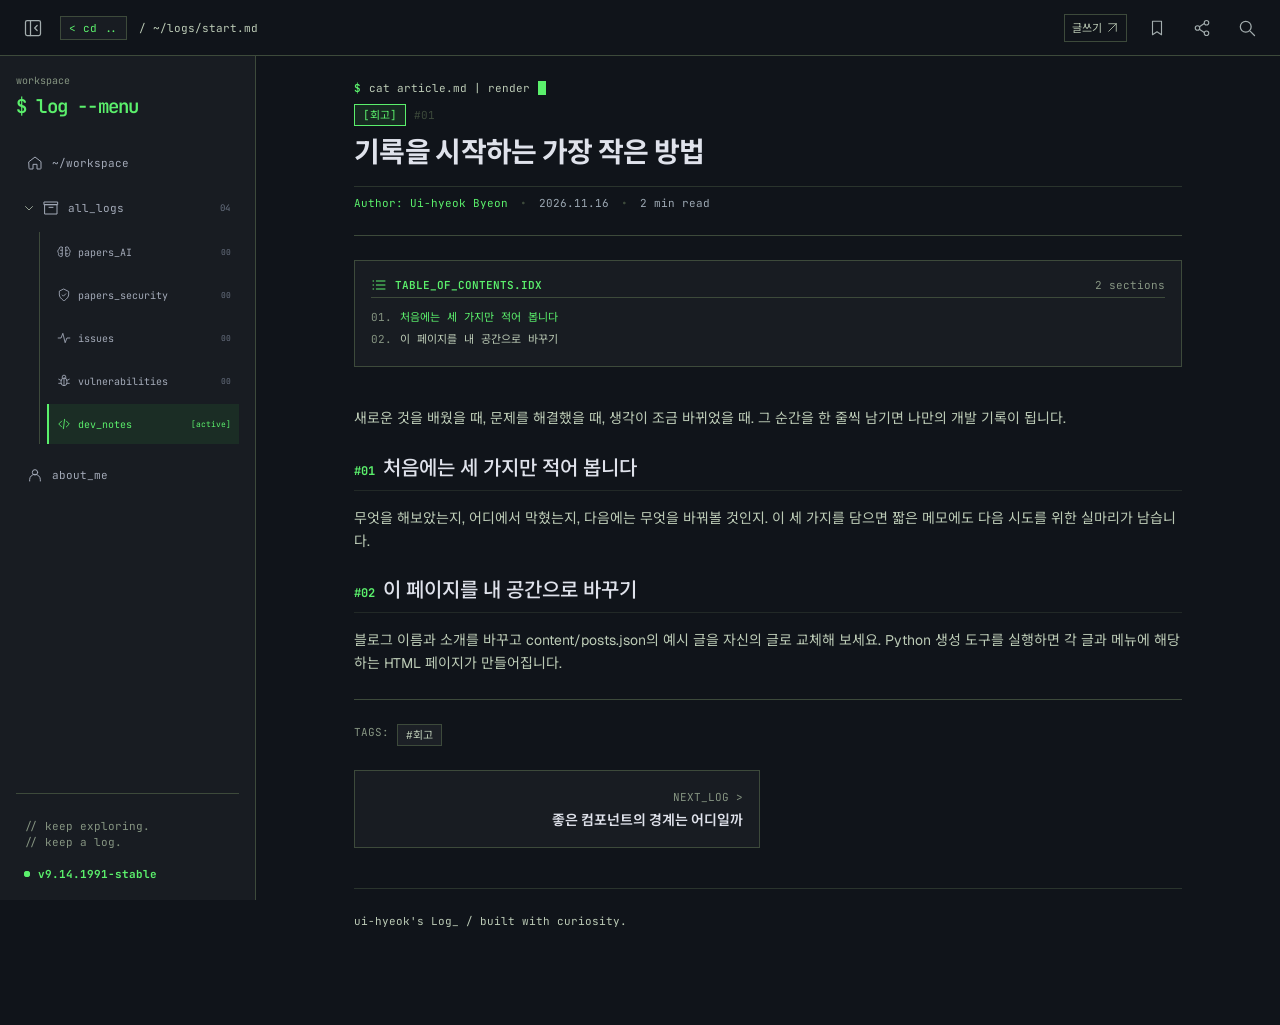
<file: posts/start.html>
<!doctype html>
<html lang="ko"><head><meta charset="utf-8"><meta name="viewport" content="width=device-width,initial-scale=1,viewport-fit=cover"><meta name="description" content="보안 이슈와 취약점의 원인을 분석하고, 잘!하고 싶은 인간의 작업 노트."><meta name="theme-color" content="#10141a"><title>ui-hyeok&#x27;s Log_ · 기록을 시작하는 가장 작은 방법</title><link rel="icon" href="../favicon.ico?v=4" sizes="any"><link rel="icon" type="image/png" sizes="32x32" href="../favicon-32.png?v=4"><link rel="icon" type="image/svg+xml" href="../favicon.svg?v=4"><link rel="apple-touch-icon" sizes="180x180" href="../apple-touch-icon.png?v=4"><link rel="preconnect" href="https://fonts.googleapis.com"><link rel="preconnect" href="https://fonts.gstatic.com" crossorigin><link href="https://fonts.googleapis.com/css2?family=Geist:wght@300;400;500;600;700&amp;family=JetBrains+Mono:wght@400;500;600;700&amp;family=Noto+Sans+KR:wght@400;500;600;700&amp;display=swap" rel="stylesheet"><link href="../styles.css?v=48b484ed" rel="stylesheet"><link href="../reference-views.css?v=9812cd88" rel="stylesheet"><script src="../script.js?v=72af7046" defer></script></head>
<body class="view-article" data-active-section="development" data-prefix="../" data-site-name="ui-hyeok&#x27;s Log_" data-author="UHByeon" data-display-name="Ui-hyeok Byeon" data-name-ko="변의혁"><a class="skip-link" href="#main">본문으로 건너뛰기</a><header class="site-header"><div class="article-header-left"><button type="button" class="icon-button sidebar-toggle" id="sidebar-toggle" aria-controls="sidebar" aria-expanded="true" aria-label="좌측 메뉴 접기" title="좌측 메뉴 접기"><svg width="20" height="20" viewBox="0 0 24 24" fill="none" stroke="currentColor" stroke-width="1.5" stroke-linecap="round" stroke-linejoin="round" aria-hidden="true"><rect x="3" y="3" width="18" height="18" rx="2"/><path d="M9 3v18m8-12-3 3 3 3"/></svg></button><a class="header-back" href="../development.html">&lt; cd ..</a><span class="article-file-path">/ ~/logs/start.md</span></div><div class="header-actions"><a class="writer-link" href="https://uihyeok-byeon.tistory.com/manage/newpost" target="_blank" rel="noopener noreferrer" title="작성자 전용 · Tistory 글쓰기" aria-label="작성자 전용 Tistory 글쓰기">글쓰기 <svg width="13" height="13" viewBox="0 0 24 24" fill="none" stroke="currentColor" stroke-width="1.5" stroke-linecap="round" stroke-linejoin="round" aria-hidden="true"><path d="M5 19 19 5M5 5h14v14"/></svg></a><button class="icon-button" data-bookmark aria-label="Bookmark" aria-pressed="false"><svg width="18" height="18" viewBox="0 0 24 24" fill="none" stroke="currentColor" stroke-width="1.5" stroke-linecap="round" stroke-linejoin="round" aria-hidden="true"><path d="M6 3h12v18l-6-4-6 4z"/></svg></button><button class="icon-button" data-share aria-label="Share"><svg width="18" height="18" viewBox="0 0 24 24" fill="none" stroke="currentColor" stroke-width="1.5" stroke-linecap="round" stroke-linejoin="round" aria-hidden="true"><circle cx="18" cy="5" r="3"/><circle cx="6" cy="12" r="3"/><circle cx="18" cy="19" r="3"/><path d="m9 10 6-4M9 14l6 4"/></svg></button><a class="icon-button" href="../posts.html#search-input" aria-label="기록 검색"><svg width="20" height="20" viewBox="0 0 24 24" fill="none" stroke="currentColor" stroke-width="1.5" stroke-linecap="round" stroke-linejoin="round" aria-hidden="true"><circle cx="10.5" cy="10.5" r="6.5"/><path d="m16 16 5 5"/></svg></a><button class="icon-button menu-toggle" id="menu-toggle" aria-controls="sidebar" aria-expanded="false" aria-label="전체 메뉴 열기"><svg width="21" height="21" viewBox="0 0 24 24" fill="none" stroke="currentColor" stroke-width="1.5" stroke-linecap="round" stroke-linejoin="round" aria-hidden="true"><path d="M4 6h16M4 12h16M4 18h16"/></svg></button></div></header>
<button class="menu-backdrop" id="menu-backdrop" tabindex="-1" aria-label="전체 메뉴 닫기" hidden></button><aside class="sidebar" id="sidebar" aria-label="전체 탐색"><div class="sidebar-heading"><span>workspace</span><button class="icon-button drawer-close" aria-label="메뉴 닫기"><svg width="18" height="18" viewBox="0 0 24 24" fill="none" stroke="currentColor" stroke-width="1.5" stroke-linecap="round" stroke-linejoin="round" aria-hidden="true"><path d="m5 5 14 14M5 19 19 5"/></svg></button></div><p class="nav-command">$ log --menu</p><nav class="side-nav" aria-label="주 메뉴"><a href="../index.html" class="nav-item"><svg width="18" height="18" viewBox="0 0 24 24" fill="none" stroke="currentColor" stroke-width="1.5" stroke-linecap="round" stroke-linejoin="round" aria-hidden="true"><path d="m3 10 9-7 9 7v10a1 1 0 0 1-1 1h-5v-7H9v7H4a1 1 0 0 1-1-1z"/></svg><span class="nav-labels">~/workspace</span></a><div class="nav-group"><div class="nav-group-row"><button type="button" class="nav-group-toggle" id="log-group-toggle" aria-label="all_logs 분류 접기" aria-controls="log-categories" aria-expanded="true"><svg width="12" height="12" viewBox="0 0 24 24" fill="none" stroke="currentColor" stroke-width="1.5" stroke-linecap="round" stroke-linejoin="round" aria-hidden="true"><path d="m9 5 7 7-7 7"/></svg></button><a href="../posts.html" class="nav-item" data-all-logs-link aria-controls="log-categories" aria-expanded="true"><svg width="18" height="18" viewBox="0 0 24 24" fill="none" stroke="currentColor" stroke-width="1.5" stroke-linecap="round" stroke-linejoin="round" aria-hidden="true"><path d="M3 7h18v14H3zM2 3h20v4H2zM9 11h6"/></svg><span class="nav-labels">all_logs</span><span class="nav-count">04</span></a></div><div class="side-subnav" id="log-categories" data-has-active="true"><a href="../papers-ai.html" class="nav-item"><svg width="18" height="18" viewBox="0 0 24 24" fill="none" stroke="currentColor" stroke-width="1.5" stroke-linecap="round" stroke-linejoin="round" aria-hidden="true"><path d="M9 4a3 3 0 0 0-5 3 4 4 0 0 0-1 7 4 4 0 0 0 6 5V4zm6 0a3 3 0 0 1 5 3 4 4 0 0 1 1 7 4 4 0 0 1-6 5V4zM6 9h3m6 0h3M6 15h3m6 0h3"/></svg><span class="nav-labels">papers_AI</span><span class="nav-count">00</span></a><a href="../papers-security.html" class="nav-item"><svg width="18" height="18" viewBox="0 0 24 24" fill="none" stroke="currentColor" stroke-width="1.5" stroke-linecap="round" stroke-linejoin="round" aria-hidden="true"><path d="m12 2 8 4v6c0 5-8 10-8 10S4 17 4 12V6zM9 12l2 2 4-4"/></svg><span class="nav-labels">papers_security</span><span class="nav-count">00</span></a><a href="../issues.html" class="nav-item"><svg width="18" height="18" viewBox="0 0 24 24" fill="none" stroke="currentColor" stroke-width="1.5" stroke-linecap="round" stroke-linejoin="round" aria-hidden="true"><path d="M2 12h5l3-8 4 16 3-8h5"/></svg><span class="nav-labels">issues</span><span class="nav-count">00</span></a><a href="../vulnerabilities.html" class="nav-item"><svg width="18" height="18" viewBox="0 0 24 24" fill="none" stroke="currentColor" stroke-width="1.5" stroke-linecap="round" stroke-linejoin="round" aria-hidden="true"><rect x="7" y="7" width="10" height="13" rx="5"/><path d="M9 7V5a3 3 0 0 1 6 0v2M3 9l4 2m10 0 4-2M3 16h4m10 0h4M12 7v13"/></svg><span class="nav-labels">vulnerabilities</span><span class="nav-count">00</span></a><a href="../development.html" class="nav-item is-active" aria-current="location"><svg width="18" height="18" viewBox="0 0 24 24" fill="none" stroke="currentColor" stroke-width="1.5" stroke-linecap="round" stroke-linejoin="round" aria-hidden="true"><path d="m8 7-5 5 5 5m8-10 5 5-5 5m-3-13-2 16"/></svg><span class="nav-labels">dev_notes</span><span class="nav-badge">[active]</span></a></div></div><a href="../about.html" class="nav-item"><svg width="18" height="18" viewBox="0 0 24 24" fill="none" stroke="currentColor" stroke-width="1.5" stroke-linecap="round" stroke-linejoin="round" aria-hidden="true"><circle cx="12" cy="8" r="4"/><path d="M4 21v-2a8 8 0 0 1 16 0v2"/></svg><span class="nav-labels">about_me</span></a></nav><div class="sidebar-footer"><p>// keep exploring.<br>// keep a log.</p><div class="build-status"><span class="build-indicator" aria-hidden="true"></span><span>v9.14.1991-stable</span></div></div></aside>
<div class="workspace"><main id="main" class="page-shell"><header class="article-heading"><p class="reference-command"><b>$</b><span>cat article.md | render</span><i class="prompt-cursor" aria-hidden="true"></i></p><div class="article-category"><span class="tag">[회고]</span><small>#01</small></div><h1>기록을 시작하는 가장 작은 방법</h1><div class="article-meta"><span class="article-author">Author: Ui-hyeok Byeon</span><i>•</i><time datetime="2026-11-16">2026.11.16</time><i>•</i><span>2 min read</span></div></header><nav class="article-toc" aria-label="이 글의 목차"><div><span><svg width="16" height="16" viewBox="0 0 24 24" fill="none" stroke="currentColor" stroke-width="1.5" stroke-linecap="round" stroke-linejoin="round" aria-hidden="true"><path d="M8 6h13M8 12h13M8 18h13M3 6h1m-1 6h1m-1 6h1"/></svg> TABLE_OF_CONTENTS.IDX</span><small>2 sections</small></div><a href="#section-2"><span>01.</span>처음에는 세 가지만 적어 봅니다</a><a href="#section-4"><span>02.</span>이 페이지를 내 공간으로 바꾸기</a></nav><article class="article-body"><p>새로운 것을 배웠을 때, 문제를 해결했을 때, 생각이 조금 바뀌었을 때. 그 순간을 한 줄씩 남기면 나만의 개발 기록이 됩니다.</p><h2 id="section-2"><span>#01</span>처음에는 세 가지만 적어 봅니다</h2><p>무엇을 해보았는지, 어디에서 막혔는지, 다음에는 무엇을 바꿔볼 것인지. 이 세 가지를 담으면 짧은 메모에도 다음 시도를 위한 실마리가 남습니다.</p><h2 id="section-4"><span>#02</span>이 페이지를 내 공간으로 바꾸기</h2><p>블로그 이름과 소개를 바꾸고 content/posts.json의 예시 글을 자신의 글로 교체해 보세요. Python 생성 도구를 실행하면 각 글과 메뉴에 해당하는 HTML 페이지가 만들어집니다.</p></article><div class="article-tags"><span>TAGS:</span><a href="../development.html">#회고</a></div><nav class="post-navigation" aria-label="이전 글과 다음 글"><a class="nav-next" href="./components.html"><span>NEXT_LOG &gt;</span><h3>좋은 컴포넌트의 경계는 어디일까</h3></a></nav><footer class="reference-footer article-footer"><span>ui-hyeok&#x27;s Log_ / built with curiosity.</span></footer></main></div><nav class="bottom-nav" aria-label="모바일 주 메뉴"><a href="../index.html" class=""><svg width="20" height="20" viewBox="0 0 24 24" fill="none" stroke="currentColor" stroke-width="1.5" stroke-linecap="round" stroke-linejoin="round" aria-hidden="true"><path d="m3 10 9-7 9 7v10a1 1 0 0 1-1 1h-5v-7H9v7H4a1 1 0 0 1-1-1z"/></svg><span>~/workspace</span></a><a href="../posts.html" class=""><svg width="20" height="20" viewBox="0 0 24 24" fill="none" stroke="currentColor" stroke-width="1.5" stroke-linecap="round" stroke-linejoin="round" aria-hidden="true"><path d="M3 7h18v14H3zM2 3h20v4H2zM9 11h6"/></svg><span>all_logs</span></a><a href="../development.html" class="is-active"><svg width="20" height="20" viewBox="0 0 24 24" fill="none" stroke="currentColor" stroke-width="1.5" stroke-linecap="round" stroke-linejoin="round" aria-hidden="true"><path d="m8 7-5 5 5 5m8-10 5 5-5 5m-3-13-2 16"/></svg><span>dev_notes</span></a><a href="../about.html" class=""><svg width="20" height="20" viewBox="0 0 24 24" fill="none" stroke="currentColor" stroke-width="1.5" stroke-linecap="round" stroke-linejoin="round" aria-hidden="true"><circle cx="12" cy="8" r="4"/><path d="M4 21v-2a8 8 0 0 1 16 0v2"/></svg><span>about_me</span></a></nav><p id="interaction-status" class="sr-only" role="status" aria-live="polite"></p></body></html>
</file>
<file: styles.css>
:root{--bg:#10141a;--panel:#181c22;--panel-high:#1c2026;--code:#0a0e14;--line:#3d4a3b;--text:#dfe2eb;--muted:#bccbb6;--soft:#869582;--green:#5bf06c;--green-dim:#1b3329;--rail:256px;--header:56px;--mono:"JetBrains Mono","Noto Sans KR",Consolas,monospace;--sans:"Geist","Noto Sans KR","Malgun Gothic",system-ui,sans-serif;--display:var(--sans);color-scheme:dark;font-family:var(--sans)}
*{box-sizing:border-box}html{scroll-behavior:smooth;scroll-padding-top:80px}body{margin:0;background:var(--bg);color:var(--text);font-size:14px;word-break:keep-all;-webkit-font-smoothing:antialiased}a{color:inherit;text-decoration:none}a:hover{color:var(--green)}button,input{font:inherit}button{cursor:pointer;color:inherit}button,a,input{-webkit-tap-highlight-color:transparent}a:focus-visible,button:focus-visible,input:focus-visible,pre:focus-visible{outline:2px solid var(--green);outline-offset:4px}::selection{background:#285c42;color:#eaffef}[hidden]{display:none!important}svg{flex:none;vertical-align:middle}h1,h2,h3,p{margin-top:0}button{border-radius:0}
.site-header{height:var(--header);position:fixed;inset:0 0 auto;display:flex;align-items:center;justify-content:space-between;gap:15px;padding:0 18px;background:var(--bg);border-bottom:1px solid var(--line);z-index:50}.brand{display:flex;align-items:center;gap:10px;color:var(--green);font:600 19px var(--mono);letter-spacing:-.8px;white-space:nowrap}.brand>svg{width:24px;height:24px;stroke-width:1.8}.brand-dot,.header-status i{display:block;width:6px;height:6px;border-radius:50%;background:var(--green)}.brand-dot{margin-left:2px;animation:brand-dot-blink 2s ease-in-out infinite}.header-actions{display:flex;align-items:center;gap:15px}.header-status{font:10px var(--mono);color:var(--muted);display:flex;align-items:center;gap:7px}.header-status i{width:5px;height:5px}.icon-button{display:inline-flex;align-items:center;justify-content:center;width:30px;height:32px;border:0;background:transparent;color:#a3adae}.icon-button:hover{color:var(--green);background:#1d2827}.menu-toggle,.drawer-close{display:none}
.sidebar{position:fixed;inset:var(--header) auto 0 0;width:var(--rail);background:var(--panel);border-right:1px solid var(--line);padding:18px 16px;display:flex;flex-direction:column;overflow-y:auto;z-index:40}.sidebar-heading{display:flex;align-items:center;justify-content:space-between;font:10px var(--mono);color:var(--soft)}.nav-command{font:600 19px var(--mono);color:var(--green);margin:7px 0 24px;letter-spacing:-.8px}.side-nav{display:flex;flex-direction:column;gap:5px}.nav-item{display:flex;align-items:center;gap:9px;min-height:40px;padding:10px 9px;border-left:2px solid transparent;color:#a3aab8;font:11px var(--mono)}.nav-item:hover{background:#1e2829;color:#d1e9d8}.nav-item.is-active{border-left-color:var(--green);color:var(--green);background:#1b2d25}.nav-item>svg{width:16px;height:16px}.nav-labels{white-space:nowrap;min-width:0}.nav-count,.nav-badge{font:9px var(--mono);color:#697282;margin-left:auto}.nav-badge{color:var(--green);font-size:8px}.sidebar-footer{margin-top:auto;padding:35px 5px 0;font:10px/1.9 var(--mono);color:#667064}.sidebar-footer>p{color:#7c9888;margin-bottom:17px}.sidebar-footer>span{font:10px var(--sans);color:var(--soft)}.menu-backdrop{position:fixed;inset:var(--header) 0 0;background:#0009;border:0;z-index:35}.workspace{margin-left:var(--rail);padding-top:var(--header);min-height:100vh}.page-shell{width:100%;max-width:896px;margin-inline:auto;padding:24px 32px 35px;min-width:0}.page-path{display:flex;align-items:center;justify-content:space-between;gap:20px;border-bottom:1px solid var(--line);padding-bottom:16px;margin-bottom:30px;font:10px/1.8 var(--mono);color:#c6ccd6}.page-path b{color:var(--green);font-weight:400}.path-note{font-size:9px;color:var(--soft);white-space:nowrap}.bottom-nav{display:none}.command{font:11px/1.8 var(--mono);color:var(--green);margin:0 0 14px}.terminal-button{display:inline-flex;justify-content:center;align-items:center;gap:14px;font:11px/1.5 var(--mono);color:var(--green);border:1px solid var(--green);padding:9px 12px;background:transparent}.terminal-button:hover{background:#183225}.hero{margin-bottom:38px}.hero .command{margin-bottom:16px}.hero h1{font-family:var(--display);font-size:48px;line-height:1.2;font-weight:700;letter-spacing:-2px;margin-bottom:22px}.hero h1>span{color:var(--green)}.hero-description{font-size:14px;line-height:1.9;color:#c1c8d0;margin-bottom:26px}.hero-links{display:flex;align-items:center;gap:19px;flex-wrap:wrap}.hero-links>span{font:10px var(--mono);color:var(--soft)}.home-panels{display:grid;grid-template-columns:1.4fr 1fr;gap:20px;margin-bottom:42px}.daily-log{background:var(--panel);border:1px solid var(--line);padding:14px 16px 0;min-width:0}.daily-log .code-frame{border:0;margin:0;background:transparent}.daily-log .code-bar{padding:0 0 12px;background:none}.daily-log .code-content{background:none;padding:15px 0}.daily-log>p{font:10px/1.8 var(--mono);color:var(--muted);border-top:1px solid var(--line);padding:13px 0;margin:0}.pinned-note{display:flex;flex-direction:column;min-width:0;min-height:265px;background:#1c2428;border:1px solid #5bf06c80;padding:20px 17px}.pinned-note:hover{border-color:var(--green);background:#1b2b25}.pin-eyebrow{display:flex;align-items:center;gap:7px;font:10px var(--mono);color:var(--green);margin-bottom:24px}.pin-eyebrow>svg:last-child{margin-left:auto;color:#cbd1d9}.pinned-note h2{font:600 22px/1.45 var(--display);letter-spacing:-.8px;margin-bottom:15px}.pinned-note>p{font-size:12px;line-height:1.9;color:#bec8ce;margin-bottom:22px}.pinned-note footer{display:flex;align-items:center;justify-content:space-between;gap:8px;margin-top:auto;padding-top:16px;border-top:1px solid var(--line);font:9px var(--mono);color:var(--soft)}.pinned-note footer>span:last-child{color:var(--green)}
.code-frame{border:1px solid var(--line);background:var(--code);min-width:0;margin:18px 0}.code-bar{display:flex;align-items:center;gap:12px;border-bottom:1px solid var(--line);background:#1b2027;padding:10px 12px;font:10px var(--mono);color:var(--muted);min-height:35px}.code-bar>span:nth-child(2){margin-left:auto}.window-dots{display:inline-flex;gap:5px;flex:none}.window-dots i{display:block;width:6px;height:6px;border-radius:50%;background:#465247}.window-dots i:first-child{background:#4b7554}.window-dots i:last-child{background:#51c86b}.code-language{color:var(--green)}.code-content{display:flex;gap:17px;padding:15px 13px;background:var(--code);min-width:0}.line-numbers{white-space:pre;user-select:none;color:#414c5b;font:10px/1.9 var(--mono);padding-top:1px;text-align:right;flex:none}.code-content pre{overflow:auto;margin:0;min-width:0;flex:1;color:#a8e2b6;font:11px/1.73 var(--mono);tab-size:2}.code-content code{font:inherit;white-space:pre}.daily-log .code-content pre{color:#b6dabb}.copy-button{margin-left:auto;padding:3px 6px;display:inline-flex;align-items:center;gap:4px;border:1px solid var(--line);color:#b7c1ca;background:transparent;font:9px var(--mono)}.copy-button:hover{color:var(--green);border-color:var(--green)}
.section-heading{display:flex;align-items:center;justify-content:space-between;gap:16px;padding-bottom:18px;border-bottom:1px solid var(--line)}.section-heading>div{display:flex;align-items:center;gap:10px}.section-heading>div>span{font:11px var(--mono);color:var(--green)}.section-heading h2{font:600 22px var(--display);letter-spacing:-.7px;margin:0}.section-heading small{font:9px var(--mono);color:var(--green);padding:3px 5px;background:#1b3426}.section-heading>a{display:flex;align-items:center;gap:6px;font:10px var(--mono);color:#a4adb8;white-space:nowrap}.log-row{display:grid;grid-template-columns:24px minmax(0,1fr) 20px;gap:10px;padding:26px 8px 24px;border-bottom:1px solid var(--line)}.row-number{padding-top:3px;color:#65707c;font:10px var(--mono)}.post-meta{display:flex;align-items:center;gap:6px;flex-wrap:wrap;font:10px/1.8 var(--mono);color:#9ba4af}.post-meta>a,.post-meta>b{color:var(--green);font-weight:400}.log-row h3{font-size:19px;font-weight:600;letter-spacing:-.6px;line-height:1.5;margin:9px 0}.log-row h3>a:hover{text-decoration:underline;text-underline-offset:5px}.log-row p{font-size:12px;line-height:1.85;color:#c0c7d0;margin-bottom:0}.row-arrow{margin-top:4px;color:#9aa8a7}.topic-grid{display:grid;grid-template-columns:1fr 1fr;gap:18px;margin-top:27px}.topic-grid>a{display:flex;align-items:center;gap:13px;min-width:0;padding:20px 17px;border:1px solid var(--line);background:var(--panel)}.topic-grid>a:hover{border-color:#5bf06c80}.topic-grid>a>svg:first-child{color:var(--green)}.topic-grid>a>svg:last-child{margin-left:auto;color:var(--muted)}.topic-grid h2{font-size:14px;line-height:1.5;margin:0 0 7px}.topic-grid p{font-size:11px;line-height:1.8;color:var(--muted);margin:0}.page-footer{margin-top:42px}.page-footer>p{font:10px/1.8 var(--mono);padding:15px 12px;background:var(--panel);border:1px solid var(--line);color:#95b39f;margin-bottom:18px;overflow-wrap:anywhere}.page-footer>p>span{color:var(--green)}.page-footer>div{display:flex;justify-content:space-between;gap:12px;color:#737d8b;font:9px/1.8 var(--mono)}
.archive-topline{display:flex;align-items:center;justify-content:space-between;gap:18px;padding-bottom:18px;border-bottom:1px solid var(--line);font:11px var(--mono);color:var(--green);margin-bottom:30px}.archive-topline b{font-weight:500}.archive-topline small{display:inline-block;color:#a4b9ac;font:9px var(--mono);padding:4px 6px;border:1px solid var(--line);background:#1c2924;margin-left:9px}.search-box{display:flex;align-items:center;gap:7px;border:1px solid var(--line);padding:9px 10px;background:#090e14;color:var(--muted);width:260px;min-width:0}.search-box:focus-within{border-color:var(--green)}.search-box input{width:100%;min-width:0;border:0;background:none;color:var(--text);font:10px/1.6 var(--mono)}.search-box input::placeholder{color:#687080}.page-intro{margin:0 0 27px}.page-intro .command{margin-bottom:11px}.page-intro h1{font:600 30px/1.4 var(--display);letter-spacing:-.9px;margin-bottom:12px}.page-intro h1>span{color:var(--green)}.page-intro>p:last-child:not(.command){font-size:13px;line-height:1.9;color:#bec5d0;margin-bottom:0}.filter-strip{display:flex;gap:8px;overflow-x:auto;padding:0 0 16px;scrollbar-width:thin;scrollbar-color:#34533f transparent}.filter-button,.quick-commands button{border:1px solid var(--line);padding:7px 10px;font:10px var(--mono);background:transparent;color:#a5aebb;white-space:nowrap;flex:none}.filter-button:hover,.quick-commands button:hover{border-color:var(--green);color:var(--green)}.filter-button.is-active{border-color:var(--green);background:#1b3426;color:var(--green)}.list-summary{display:flex;justify-content:space-between;gap:12px;font:10px var(--mono);color:#727e8b;padding:5px 0 20px}.list-summary b{font-weight:400;color:var(--green)}.archive-cards{display:flex;flex-direction:column;gap:18px}.archive-card{border:1px solid var(--line);background:var(--panel);padding:18px;min-width:0}.archive-card>header{display:flex;align-items:center;gap:9px;flex-wrap:wrap;font:10px var(--mono);color:#8c96a2;margin-bottom:13px}.archive-card>header time{margin-left:auto;color:#6f7b87;font-size:9px}.tag{display:inline-block;font:10px/1.5 var(--mono);color:var(--green);background:#192d22;border:1px solid #34543e;padding:2px 6px}.archive-card h2{font:600 21px/1.45 var(--display);letter-spacing:-.5px;margin-bottom:17px}.archive-card .code-frame{margin:0 0 14px}.card-note{padding:10px 12px;border:1px solid var(--line);background:#20262b;color:#b3c3ba;font-size:12px;line-height:1.8;margin-bottom:14px}.card-note>span{color:var(--green);font-family:var(--mono)}.archive-card>footer{display:flex;align-items:center;justify-content:space-between;gap:15px;font:9px var(--mono);color:#818d99}.archive-card>footer a{color:var(--green);white-space:nowrap}.archive-card>footer a svg{margin-left:5px}.search-empty{border:1px solid var(--line);padding:38px 20px;text-align:center;color:var(--muted);font-size:13px;line-height:1.9}.empty-library{padding:40px 26px;background:var(--panel);border:1px solid var(--line);margin:0 0 10px}.empty-library h2{font:500 23px/1.5 var(--display);letter-spacing:-.5px}.empty-library>p:not(.command){font-size:13px;line-height:1.8;color:var(--muted);margin-bottom:26px}
.profile-terminal{border:1px solid var(--line);background:var(--bg)}.profile-terminal>.code-bar{justify-content:space-between;background:var(--panel);padding:12px 16px}.profile-terminal>.code-bar>span:nth-child(2){margin-left:0;color:#a9b7ab}.terminal-screen{padding:20px;max-height:570px;height:57vh;min-height:330px;overflow-y:auto;overscroll-behavior:contain;font:11px/1.8 var(--mono);scrollbar-color:#304d3d var(--bg);scrollbar-width:thin}.cli-welcome{border-left:2px solid var(--green);padding-left:12px;color:#b1bac7;margin-bottom:23px}.cli-welcome strong{font-weight:500;color:var(--text)}.cli-welcome p{font-size:10px;color:var(--muted);margin:7px 0 0}.cli-entry{margin-bottom:27px}.cli-entry .command{margin-bottom:10px}.cli-answer{color:#a9c5b4;padding-left:13px;border-left:1px solid var(--line);margin-bottom:0;white-space:pre-wrap;overflow-wrap:anywhere}.profile-json{background:var(--code);border:1px solid var(--line);padding:19px 16px;color:#a6e4b7;font:11px/1.9 var(--mono);margin:0;white-space:pre-wrap;overflow-wrap:anywhere}.topic-tokens{display:flex;flex-wrap:wrap;gap:9px}.topic-token{display:inline-flex;align-items:center;gap:8px;padding:9px 11px;background:#171e24;border:1px solid var(--line);color:#c3cfca;font:10px var(--mono)}.topic-token>svg{color:var(--green)}.topic-token:hover{border-color:var(--green)}.quick-commands{display:flex;flex-wrap:wrap;gap:7px;padding:14px 17px;border-top:1px solid var(--line);background:var(--panel)}.quick-commands button{font-size:9px;padding:6px 8px;background:#0b1118}.cli-form{display:flex;align-items:center;gap:11px;padding:15px 17px;border-top:1px solid var(--line);background:#0a1016;font:12px var(--mono);color:var(--green)}.cli-form:focus-within{box-shadow:inset 0 0 0 1px #5bf06c66}.cli-form input{min-width:0;width:100%;border:0;background:none;color:var(--text);font:11px var(--mono);padding:5px 0}.cli-form button{border:0;background:none;color:var(--green);font:10px var(--mono);white-space:nowrap;padding:5px}.cli-form input::placeholder{color:#52605e}.terminal-hint{color:#737e89;font:9px/1.8 var(--mono);margin:15px 0}.cli-output-link{display:block;color:var(--green);margin:8px 0 0 12px;font:11px/1.8 var(--mono)}
.back-link{display:inline-flex;align-items:center;gap:12px;border:1px solid var(--line);padding:7px 10px;font:10px var(--mono);color:var(--green);margin-bottom:26px}.back-link>span{color:var(--soft);font-family:var(--sans)}.article-heading .command{margin-bottom:12px}.article-heading h1{font:600 38px/1.35 var(--display);letter-spacing:-1.3px;margin:17px 0 23px}.article-meta{display:flex;gap:15px;align-items:center;flex-wrap:wrap;font:10px/1.8 var(--mono);color:#9ca8b3;border-top:1px solid var(--line);padding:15px 0;border-bottom:1px solid var(--line)}.article-meta b{font-weight:500;color:var(--green)}.article-toc{background:var(--panel);border:1px solid var(--line);padding:17px 19px;margin:28px 0 36px}.article-toc>div{display:flex;justify-content:space-between;align-items:center;gap:20px;padding-bottom:12px;border-bottom:1px solid var(--line);margin-bottom:11px}.article-toc>div>span{display:flex;align-items:center;gap:8px;font:10px var(--mono);color:var(--green)}.article-toc small{font:9px var(--mono);color:var(--soft);white-space:nowrap}.article-toc>a{display:block;font-size:12px;line-height:1.9;color:#b7c8ba;padding:4px 0}.article-toc>a>span{font:10px var(--mono);color:#768d7c;margin-right:7px}.article-body{min-width:0}.article-body>p{font-size:15px;line-height:2.05;letter-spacing:-.1px;color:#cbd0d9;margin:0 0 25px;overflow-wrap:anywhere}.article-body h2{font-size:23px;font-weight:600;line-height:1.6;letter-spacing:-.7px;margin:37px 0 20px;scroll-margin-top:80px}.article-body h2>span{font:12px var(--mono);color:var(--green);margin-right:8px}.article-body .code-content pre{font-size:12px;line-height:1.8}.article-body .line-numbers{font-size:11px;line-height:1.96}.article-tags{display:flex;gap:12px;flex-wrap:wrap;padding-top:23px;margin-top:35px;border-top:1px solid var(--line);font:10px var(--mono);color:var(--green)}.article-tags>span{color:var(--soft)}.post-navigation{display:grid;grid-template-columns:1fr 1fr;gap:18px;margin-top:32px}.post-navigation>a{border:1px solid var(--line);background:var(--panel);padding:18px;min-width:0}.post-navigation>a>span{font:9px var(--mono);color:var(--green)}.post-navigation h3{font-size:14px;line-height:1.8;font-weight:500;margin:12px 0 0}.post-navigation>a:hover{border-color:var(--green)}
.timeline-command{padding:17px;background:var(--panel);border:1px solid var(--line);margin:0 0 27px;border-left:2px solid var(--green);font:11px/1.8 var(--mono);color:#a8b5b1}.timeline-command .command{font-weight:600;margin-bottom:12px}.timeline-command>p:not(.command){margin-bottom:10px}.timeline-command b{color:var(--green);font-weight:500}.timeline-command p>span{margin:0 13px;color:var(--soft)}.timeline-command>small{font:10px var(--sans);color:var(--soft)}.timeline-list{display:flex;flex-direction:column;gap:20px;position:relative;padding-left:18px;border-left:1px solid #365743;margin-top:12px}.timeline-entry{position:relative;border:1px solid var(--line);background:var(--panel);padding:18px}.timeline-entry:before{content:"";position:absolute;width:7px;height:7px;background:var(--green);border:2px solid var(--bg);left:-23px;top:24px;border-radius:50%}.timeline-entry h2{font-size:20px;line-height:1.5;letter-spacing:-.6px;margin:13px 0}.timeline-entry>p{font-size:13px;line-height:1.9;color:#c1c9d1;margin-bottom:18px}.timeline-entry>footer{display:flex;gap:12px;justify-content:space-between;border-top:1px solid var(--line);padding-top:13px;font:9px/1.8 var(--mono);color:#7e9188}.timeline-entry>footer a{color:#a1c3ad;white-space:nowrap}
.skip-link{position:fixed;z-index:100;top:8px;left:10px;padding:12px;background:var(--green);color:var(--bg);transform:translateY(-150%);font-size:12px}.skip-link:focus{transform:translateY(0)}.sr-only{position:absolute;width:1px;height:1px;padding:0;margin:-1px;overflow:hidden;clip:rect(0,0,0,0);white-space:nowrap;border:0}
@media(max-width:1100px) and (min-width:768px){.page-shell{padding-inline:24px}.hero h1{font-size:42px}.home-panels{grid-template-columns:1fr}.pinned-note{min-height:230px}.topic-grid{grid-template-columns:1fr}.archive-topline{flex-wrap:wrap}.search-box{width:100%}.article-heading h1{font-size:32px}}
@media(max-width:767px){:root{--rail:0px}.site-header{padding-inline:16px;gap:10px}.brand{font-size:15px;gap:7px;letter-spacing:-.6px}.brand>svg{width:21px;height:21px}.brand-dot{width:5px;height:5px;margin-left:0}.header-actions{gap:4px}.header-status{display:none}.icon-button{width:27px;height:31px}.menu-toggle,.drawer-close{display:inline-flex}.sidebar{top:var(--header);width:min(300px,85vw);transform:translateX(-100%);visibility:hidden;transition:transform .18s,visibility .18s;padding:20px 18px}.menu-open .sidebar{transform:translateX(0);visibility:visible}.menu-open{overflow:hidden}.sidebar-heading{font-size:11px}.nav-command{font-size:22px;margin-bottom:23px}.nav-item{font-size:12px;min-height:44px}.sidebar-footer{padding-top:25px}.workspace{margin:0}.page-shell{max-width:700px;padding:20px 16px calc(90px + env(safe-area-inset-bottom))}.page-path{font-size:10px;margin-bottom:26px;padding-bottom:15px}.path-note{display:none}.bottom-nav{position:fixed;inset:auto 0 0;height:calc(64px + env(safe-area-inset-bottom));padding:0 10px env(safe-area-inset-bottom);display:flex;align-items:stretch;justify-content:space-around;background:#181c22f8;border-top:1px solid var(--line);z-index:30}.bottom-nav>a{display:flex;flex-direction:column;align-items:center;justify-content:center;gap:7px;flex:1;min-width:0;padding:9px 2px 8px;border-top:2px solid transparent;margin-top:-1px;font:8px var(--mono);color:#a4b1b6}.bottom-nav>a.is-active{color:var(--green);border-top-color:var(--green)}.bottom-nav>a:hover{color:var(--green)}.bottom-nav svg{width:20px;height:20px}.hero{margin-bottom:30px}.hero .command{font-size:10px;margin-bottom:16px}.hero h1{font-size:34px;line-height:1.25;letter-spacing:-1.3px;margin-bottom:21px}.hero-description{font-size:12px;line-height:1.9;margin-bottom:23px}.hero-links{gap:13px}.hero-links>span{font-size:9px}.terminal-button{font-size:10px;padding:9px 11px;gap:11px}.home-panels{grid-template-columns:1fr;gap:18px;margin-bottom:34px}.daily-log{padding:14px 14px 0}.code-content{gap:13px;padding:13px 10px}.code-content pre{font-size:10px;line-height:1.9}.line-numbers{font-size:9px;line-height:2.11}.code-bar{font-size:9px;padding:9px 10px;gap:9px}.window-dots i{width:5px;height:5px}.daily-log>p{font-size:9px}.pinned-note{min-height:235px;padding:19px 16px}.pin-eyebrow{font-size:9px;margin-bottom:20px}.pinned-note h2{font-size:23px}.pinned-note>p{font-size:12px}.pinned-note footer{font-size:9px}.section-heading{padding-bottom:16px;gap:9px}.section-heading>div{gap:7px}.section-heading>div>span{font-size:9px}.section-heading h2{font-size:19px}.section-heading small{font-size:8px;padding:2px 4px}.section-heading>a{font-size:8px;gap:4px}.log-row{grid-template-columns:19px minmax(0,1fr) 17px;gap:8px;padding:22px 0}.row-number{font-size:9px}.post-meta{font-size:9px;gap:5px}.log-row h3{font-size:17px;line-height:1.5;margin-block:9px}.log-row p{font-size:11px;line-height:1.9}.row-arrow>svg{width:15px;height:15px}.topic-grid{grid-template-columns:1fr;gap:14px;margin-top:23px}.topic-grid>a{padding:18px 16px}.topic-grid h2{font-size:14px}.topic-grid p{font-size:11px}.page-footer{margin-top:30px}.page-footer>p{font-size:9px;padding:13px 10px;line-height:1.9}.page-footer>div{font-size:8px;flex-wrap:wrap;gap:5px}.archive-topline{flex-wrap:wrap;gap:13px;padding-bottom:17px;margin-bottom:26px}.archive-topline>span{font-size:10px}.archive-topline small{font-size:8px;margin-left:6px}.search-box{width:100%;padding:9px}.search-box input{font-size:10px}.page-intro h1{font-size:26px;letter-spacing:-.8px;line-height:1.4}.page-intro>p:last-child:not(.command){font-size:12px;line-height:1.9}.page-intro .command{font-size:10px;overflow-wrap:anywhere}.filter-strip{gap:7px;padding-bottom:14px}.filter-button{font-size:9px;padding:7px 8px}.list-summary{font-size:9px;padding-bottom:16px}.archive-cards{gap:17px}.archive-card{padding:15px}.archive-card>header{font-size:9px;gap:7px}.archive-card>header time{font-size:8px}.archive-card h2{font-size:21px;line-height:1.45;margin-bottom:17px}.tag{font-size:9px;padding:2px 5px}.card-note{font-size:11px;padding:9px 10px;line-height:1.9}.archive-card>footer{font-size:8px}.copy-button{font-size:8px;padding:3px 5px}.copy-button>svg{width:11px;height:11px}.empty-library{padding:30px 21px}.empty-library h2{font-size:22px}.empty-library>p:not(.command){font-size:12px}.terminal-screen{padding:16px 12px;height:54vh;min-height:330px;font-size:10px}.profile-json{padding:15px 11px;font-size:10px}.cli-entry .command{font-size:10px}.cli-answer{font-size:10px}.cli-welcome{padding-left:9px}.cli-welcome p{font-size:9px}.topic-token{font-size:9px;padding:8px}.quick-commands{padding:12px;gap:7px}.quick-commands button{font-size:8px;padding:6px}.cli-form{padding:13px 12px;gap:9px}.cli-form input{font-size:10px}.cli-form button{font-size:9px}.terminal-hint{font-size:8px}.back-link{font-size:9px;margin-bottom:23px}.article-heading h1{font-size:29px;line-height:1.35;letter-spacing:-.9px;margin:16px 0 20px}.article-heading .command{font-size:9px;overflow-wrap:anywhere}.article-meta{font-size:9px;gap:9px;padding:13px 0;line-height:2}.article-toc{padding:15px 14px;margin:26px 0 33px}.article-toc>div{gap:10px}.article-toc>div>span{font-size:8px;gap:5px}.article-toc small{font-size:8px}.article-toc>a{font-size:11px;line-height:1.9;padding-block:5px}.article-toc>a>span{font-size:9px}.article-body>p{font-size:14px;line-height:2.05;margin-bottom:23px}.article-body h2{font-size:21px;line-height:1.5;letter-spacing:-.6px;margin:34px 0 21px}.article-body h2>span{font-size:11px;margin-right:6px}.article-body .code-content pre{font-size:10px;line-height:1.9}.article-body .line-numbers{font-size:9px;line-height:2.11}.article-tags{font-size:9px}.post-navigation{gap:13px;margin-top:28px}.post-navigation>a{padding:14px 12px}.post-navigation>a>span{font-size:8px}.post-navigation h3{font-size:12px;line-height:1.9}.timeline-command{padding:16px 13px;font-size:10px}.timeline-command .command{font-size:10px}.timeline-command>small{font-size:9px}.timeline-list{padding-left:13px;gap:17px}.timeline-entry{padding:15px 12px}.timeline-entry:before{left:-18px}.timeline-entry h2{font-size:19px}.timeline-entry>p{font-size:12px;line-height:1.9}.timeline-entry>footer{flex-wrap:wrap;gap:5px;font-size:8px}.timeline-entry .post-meta{font-size:8px}}
@media(max-width:359px){.brand{font-size:13px;gap:6px}.brand>svg{width:20px;height:20px}.hero h1{font-size:30px}.page-shell{padding-inline:13px}.site-header{padding-inline:13px}.article-heading h1{font-size:26px}.bottom-nav>a{font-size:7px}.section-heading h2{font-size:17px}.section-heading>div>span{font-size:8px}}
.profile-intro{margin-bottom:22px}.profile-intro h1{margin:0}
@media(max-width:767px){.profile-intro{margin-bottom:20px}.profile-terminal .terminal-screen{height:calc(100svh - 410px);min-height:220px}}
@keyframes brand-dot-blink{0%,100%{opacity:1}50%{opacity:.3}}
@media(prefers-reduced-motion:reduce){html{scroll-behavior:auto}.sidebar{transition:none}.brand-dot{animation:none;opacity:1}}

.header-identity{display:flex;align-items:center;gap:12px;min-width:0}.header-identity>.brand{flex:none}.header-actions{flex:none}

/* The four reading categories belong to all_logs. */
.nav-group{min-width:0}
.nav-group-row{display:flex;align-items:stretch;border-left:2px solid transparent}
.nav-group-row.is-active{border-color:var(--green);background:#1b2d25}
.nav-group-row>.nav-item{flex:1;min-width:0;border-left:0;padding-left:3px}
.nav-group-row>.nav-item.is-active{background:transparent}
.nav-group-toggle{display:inline-flex;align-items:center;justify-content:center;flex:none;width:22px;padding:0;border:0;background:transparent;color:var(--muted)}
.nav-group-toggle:hover{color:var(--green);background:#1e2829}
.nav-group-toggle svg{transition:transform .16s}
.nav-group-toggle[aria-expanded="true"] svg{transform:rotate(90deg)}
.side-subnav{display:flex;flex-direction:column;gap:3px;margin:4px 0 6px 23px;padding-left:7px;border-left:1px solid var(--line)}
.side-subnav>.nav-item{font-size:10px;padding-inline:8px;gap:7px}
.side-subnav>.nav-item>svg{width:14px;height:14px}
.side-subnav .nav-count{font-size:8px}
.sidebar-toggle{flex:none}
.sidebar-collapsed .sidebar-toggle svg{transform:rotate(180deg)}
@media(min-width:768px){
  .sidebar-collapsed .sidebar{visibility:hidden;transform:translateX(-100%);pointer-events:none}
  .sidebar-collapsed .workspace{margin-left:0}
}
@media(max-width:767px){
  .sidebar-toggle{display:none}
  .side-subnav>.nav-item{font-size:11px;min-height:40px}
}
@media(prefers-reduced-motion:reduce){.nav-group-toggle svg{transition:none}}

/* Keep the reference status at the bottom while the longer menu scrolls. */
.sidebar{overflow:hidden}
.sidebar-heading,.nav-command{flex-shrink:0}
.side-nav{flex:1 1 auto;min-height:0;overflow-y:auto;scrollbar-width:thin;scrollbar-color:var(--line) transparent}
.side-nav>.nav-item,.side-nav>.nav-group{flex-shrink:0}
.sidebar-footer{flex:none;margin-top:16px;padding:24px 8px 0;border-top:1px solid var(--line);font:11px/16px var(--mono)}
.sidebar-footer>p{margin:0;color:var(--soft)}
.build-status{display:flex;align-items:center;gap:8px;margin-top:16px;color:var(--green);font-weight:700}
.build-indicator{position:relative;display:inline-block;flex:none;width:6px;height:6px;border-radius:50%;background:currentColor}
.build-indicator::after{content:"";position:absolute;inset:0;border-radius:inherit;background:currentColor;animation:build-status-ping 1s cubic-bezier(0,0,.2,1) infinite}
@keyframes build-status-ping{75%,100%{transform:scale(2);opacity:0}}
.home-footer{display:flex;flex-direction:column;align-items:flex-start;gap:8px;margin-top:40px;padding-top:24px;border-top:1px solid var(--line);color:var(--soft);font:11px/16px var(--mono)}
.home-footer>p{margin:0;padding:0;border:0;background:none;color:inherit;font:inherit}
.footer-signature{font:inherit}
.recent-empty{margin:0;padding:28px 0;border-bottom:1px solid var(--line);font:13px/1.8 var(--sans);color:var(--muted)}
@media(min-width:640px){.home-footer{flex-direction:row;align-items:center;justify-content:space-between}}
@media(prefers-reduced-motion:reduce){.build-indicator::after{animation:none;opacity:0}}

/* Shared Korean typography and study note treatment. */
.hero-description{max-width:620px}
.daily-log .code-content :is(pre,code){background:transparent;color:#b6dabb;border:0;border-radius:0;box-shadow:none;margin:0;padding:0;text-shadow:none;font-family:var(--mono)}
.daily-log .code-content pre{font-size:12px;line-height:1.9}
.daily-log .code-content code{font:inherit}
.daily-log .line-numbers{font-size:11px;line-height:2.073}
.writer-link{display:inline-flex;align-items:center;gap:4px;padding:5px 7px;border:1px solid var(--line);color:var(--muted);font:11px/16px var(--sans);white-space:nowrap}
.writer-link:hover{border-color:var(--green);color:var(--green)}
.contact-pending{color:var(--soft)}
.reference-command{min-width:0}
.reference-command>span{min-width:0;overflow-wrap:anywhere}
@media(max-width:767px){.header-identity{gap:8px}.brand{font-size:13px;gap:5px;letter-spacing:-.6px}.brand>svg{width:18px;height:18px}.writer-link{font-size:10px;padding:4px 5px}.daily-log .code-content pre{font-size:11px}.daily-log .line-numbers{font-size:10px;line-height:2.09}}
@media(max-width:639px){.header-context{display:none}}
</file>
<file: reference-views.css>
body.view-archive,body.view-profile,body.view-article{word-break:normal}
/* View details measured from the user's Stitch references. */
.header-context{min-width:0;overflow:hidden;text-overflow:ellipsis;white-space:nowrap;color:var(--muted);font:11px/16px var(--mono)}
.reference-command{display:flex;align-items:center;gap:8px;margin:0 0 8px;font:12px/18px var(--mono);color:#bccbb6}
.reference-command>b{color:var(--green);font-weight:600}
.prompt-cursor{display:inline-block;flex:none;width:8px;height:16px;background:var(--green);animation:brand-dot-blink 2s ease-in-out infinite}
.reference-footer{display:flex;align-items:center;justify-content:space-between;gap:12px;flex-wrap:wrap;color:#bccbb6;font:11px/16px var(--mono)}
.archive-footer{margin-top:24px;padding:16px 0 0;border-top:1px solid var(--line);gap:8px 12px}

.view-archive .page-shell{max-width:860px;padding:8px 16px 96px}
.view-archive .archive-topline{margin:0;padding:16px 0;gap:12px;font:12px/18px var(--mono)}
.view-archive .archive-topline>span{display:flex;align-items:center;gap:8px;min-width:0}
.view-archive .archive-topline small{margin:0;border-radius:4px;padding:2px 8px;background:var(--panel-high);font:11px/16px var(--mono);color:#bccbb6;white-space:nowrap}
.view-archive .search-box{width:256px;padding:6px 8px;border-radius:4px;background:var(--code)}
.view-archive .search-box input{font:11px/16px var(--mono);padding:0}
.view-archive .page-intro{padding:24px 0;margin:0}
.view-archive .page-intro h1{font:700 22px/30px var(--display);letter-spacing:-.55px;margin:0 0 8px}
.view-archive .page-intro>p:last-child{max-width:576px;font:13px/21.125px var(--sans);color:#bccbb6;margin:0}
.view-archive .filter-strip{gap:8px;padding:0 0 16px;border-bottom:1px solid var(--line);scrollbar-width:none}
.view-archive .filter-strip::-webkit-scrollbar{display:none}
.view-archive .filter-button{font:11px/16px var(--mono);padding:4px 10px;border-radius:4px;background:var(--code)}
.view-archive .filter-button.is-active{background:var(--panel-high)}
.view-archive .archive-cards{padding:16px 0;gap:16px}
.view-archive .archive-card{padding:16px;border-radius:4px;background:var(--panel)}
.archive-card-heading{display:flex;align-items:flex-start;justify-content:space-between;gap:8px;margin-bottom:8px}
.archive-card-heading>div{min-width:0;flex:1}
.snippet-file{display:flex;align-items:center;gap:8px;margin-bottom:4px;color:#869582;font:11px/16px var(--mono);flex-wrap:wrap}
.view-archive .tag{font:11px/16px var(--mono);padding:2px 6px;border-radius:4px;background:var(--panel-high);border-color:var(--line);color:#82eb8a}
.view-archive .archive-card h2{font:500 20px/28px var(--display);letter-spacing:0;margin:0}
.view-archive .archive-card h2>a{display:block}
.view-archive .card-copy{flex:none;margin:0;font:11px/16px var(--mono);padding:4px 10px;border-radius:4px;gap:4px;background:var(--panel-high)}
.view-archive .card-note{display:flex;align-items:flex-start;gap:8px;padding:8px;border-radius:4px;margin:8px 0 0;background:var(--panel-high)}
.view-archive .card-note>span{font:700 11px/16px var(--mono)}
.view-archive .card-note>p{font:13px/16.25px var(--sans);color:#bccbb6;margin:0}
.view-archive .reference-code{margin:0 0 8px;border-radius:4px;overflow:hidden}
.view-archive .reference-code .code-bar{padding:4px 12px;min-height:25px;background:var(--panel-high);font:11px/16px var(--mono)}
.view-archive .reference-code .code-bar>span:last-child{margin-left:auto;color:#869582}
.reference-code .window-dots i{width:8px;height:8px;background:#414c4b}
.reference-code .code-content{gap:12px;padding:12px;font:11px/18px var(--mono)}
.reference-code .line-numbers{font:11px/18px var(--mono);border-right:1px solid var(--line);padding-right:12px;color:#525e6b}
.reference-code .code-content pre{font:11px/18px var(--mono);color:#dfe2eb}

.view-profile .page-shell{max-width:896px;padding:8px 32px 96px}
.view-profile .profile-intro{margin:8px 0 16px;padding:0 0 12px;border-bottom:1px solid var(--line)}
.profile-path{display:flex;align-items:center;justify-content:space-between;gap:12px;color:#bccbb6;font:11px/16px var(--mono);margin-bottom:4px}
.profile-path b,.profile-path em{color:var(--green);font-weight:400;font-style:normal}
.profile-path small{font-size:11px;opacity:.7}
.profile-intro>div:last-child{display:flex;align-items:center;justify-content:space-between;gap:12px}
.view-profile .profile-intro h1{font:700 28px/36px var(--display);letter-spacing:-.7px;margin:0}
.view-profile .profile-intro h1>span{font:400 12px/18px var(--mono);letter-spacing:0;color:var(--green)}
.interactive-badge{display:flex;align-items:center;gap:4px;font:11px/16px var(--mono);padding:2px 8px;border:1px solid var(--line);background:var(--panel-high);color:var(--muted)}
.interactive-badge svg{color:var(--green)}
.view-profile .profile-terminal{border-radius:4px;overflow:hidden;background:var(--panel)}
.view-profile .profile-terminal>.code-bar{padding:8px 12px;font:11px/16px var(--mono);min-height:35px;background:var(--panel-high)}
.view-profile .profile-terminal>.code-bar>span:nth-child(2){color:var(--muted)}
.view-profile .profile-terminal>.code-bar>.window-dots{gap:6px}
.view-profile .profile-terminal>.code-bar>.window-dots i{width:10px;height:10px;border:1px solid #0005}
.view-profile .profile-terminal>.code-bar>.window-dots i:nth-child(1){background:#f85149}
.view-profile .profile-terminal>.code-bar>.window-dots i:nth-child(2){background:#d29922}
.view-profile .profile-terminal>.code-bar>.window-dots i:nth-child(3){background:var(--green)}
.view-profile .terminal-screen{height:auto;min-height:0;max-height:565px;padding:16px;background:var(--panel);font:12px/18px var(--mono)}
.view-profile .cli-welcome{padding:2px 0 2px 12px;margin-bottom:20px;font:11px/16px var(--mono)}
.view-profile .cli-welcome strong{font-weight:600}
.view-profile .cli-welcome p{font:11px/16px var(--mono);margin:0;opacity:.8}
.view-profile .cli-welcome b{color:var(--green);font-weight:500}
.view-profile .cli-entry{margin-bottom:20px}
.cli-prompt{display:flex;align-items:center;gap:8px;margin:0 0 6px;color:var(--text);font:600 12px/18px var(--mono)}
.cli-prompt b{color:var(--green)}
.view-profile .cli-answer{padding:6px 12px;background:#1c202680;font:500 12px/18px var(--mono);letter-spacing:.2px;color:#82eb8a}
.view-profile .profile-json{padding:12px;font:11px/16.5px var(--mono);color:#dfe2eb;white-space:pre-wrap;overflow-wrap:anywhere}
.json-key{color:#a2c9ff}
.json-key[data-value]{color:#bccbb6}
.json-key[data-value]:nth-of-type(2){color:var(--green)}
.tech-stack-panel{padding:12px;border:1px solid var(--line);background:var(--bg);font:11px/16px var(--mono);color:var(--muted)}
.tech-stack-panel>div:first-child{display:flex;justify-content:space-between;gap:12px;border-bottom:1px solid var(--line);padding-bottom:8px;margin-bottom:12px}
.tech-stack-panel>div:first-child>span:last-child{color:var(--green);white-space:nowrap}
.tech-badges{display:grid;grid-template-columns:repeat(3,minmax(0,1fr));gap:8px}
.tech-badges:empty{display:none}
.tech-badge{display:flex;align-items:center;gap:8px;padding:6px 10px;background:var(--panel-high);border:1px solid var(--line);color:var(--text);font-size:11px}
.tech-badge>i{width:6px;height:6px;background:var(--green);flex:none}
.tech-badge>small{margin-left:auto;font-size:10px;color:#788391}
.contact-tree{padding:12px;background:var(--code);border:1px solid var(--line);font:11px/22px var(--mono);color:var(--muted)}
.contact-tree>div{display:flex;align-items:center;gap:4px;min-width:0;flex-wrap:wrap}
.contact-tree a{color:#a2c9ff;text-decoration:underline;text-decoration-color:var(--line);overflow-wrap:anywhere}
.tree-branch{color:#505d6c}
.email-copy{margin-left:auto;padding:2px 8px;background:var(--panel-high);border:1px solid var(--line);color:var(--green);font:10px/20px var(--mono)}
.email-copy:disabled{opacity:.4;cursor:default}
.active-prompt{display:flex;align-items:center;gap:8px;padding-top:4px;min-height:22px}
.active-prompt b{color:var(--green)}
.active-prompt>span{overflow-wrap:anywhere;min-width:0}
.view-profile .cli-controls{padding:12px;border-top:1px solid var(--line);background:var(--panel-high)}
.view-profile .quick-commands{padding:0;gap:6px;border:0;background:none;margin-bottom:10px}
.view-profile .quick-commands button{font:11px/16px var(--mono);padding:4px 8px;background:var(--bg);border-radius:4px}
.view-profile .quick-commands button:last-child{margin-left:auto}
.view-profile .cli-form{padding:6px 12px;gap:8px;min-height:52px;border:1px solid var(--line);background:var(--code)}
.view-profile .cli-form input{padding:0;font:12px/18px var(--mono)}
.view-profile .cli-form button{padding:2px 8px;margin-left:0;border:1px solid var(--line);background:var(--bg);color:var(--muted);font:12px/16px var(--mono)}
.view-profile .cli-form button:hover{color:var(--green);border-color:var(--green)}
.cli-status{padding:4px;margin-top:12px;font:11px/16px var(--mono);color:var(--muted);opacity:.8}

.view-article .page-shell{max-width:860px;padding:24px 16px 96px}
.article-header-left{display:flex;align-items:center;gap:12px;min-width:0}
.header-back{display:inline-block;flex:none;border:1px solid var(--line);padding:3px 8px;color:var(--green);font:11px/16px var(--mono);background:var(--panel)}
.article-file-path{min-width:0;overflow:hidden;text-overflow:ellipsis;white-space:nowrap;font:11px/16px var(--mono);color:var(--muted)}
.view-article .icon-button[aria-pressed="true"]{color:var(--green)}
.view-article .icon-button[aria-pressed="true"] svg{fill:#5bf06c22}
.view-article .article-heading{padding:0 0 24px;margin:0 0 24px;border-bottom:1px solid var(--line)}
.view-article .reference-command{font:11px/16px var(--mono);margin-bottom:8px}
.view-article .prompt-cursor{height:14px}
.article-category{display:flex;align-items:center;gap:8px;margin:8px 0}
.article-category .tag{font:11px/16px var(--mono);padding:2px 8px;border-color:var(--green);background:#5bf06c19}
.article-category small{font:11px/16px var(--mono);color:#3d4a3b}
.view-article .article-heading h1{font:700 28px/36px var(--display);letter-spacing:-.7px;margin:8px 0 16px}
.view-article .article-meta{border-top:1px solid #3d4a3b99;border-bottom:0;padding:8px 0 0;font:11px/16px var(--mono);gap:4px 12px}
.view-article .article-meta .article-author{color:var(--green)}
.view-article .article-meta>i{font-style:normal;color:#3d4a3b}
.view-article .article-toc{padding:16px;margin:0 0 40px;background:var(--panel)}
.view-article .article-toc>div{padding-bottom:4px;margin-bottom:8px;gap:12px}
.view-article .article-toc>div>span{font:600 11px/16px var(--mono);gap:8px}
.view-article .article-toc small{font:11px/16px var(--mono)}
.view-article .article-toc>a{display:flex;gap:8px;align-items:baseline;font:11px/16px var(--mono);padding:3px 0;color:#bccbb6}
.view-article .article-toc>a:first-of-type{color:var(--green)}
.view-article .article-toc>a>span{font:11px/16px var(--mono);margin:0;color:#869582}
.view-article .article-body>p{font:14px/22.75px var(--sans);letter-spacing:0;color:#bccbb6;margin:16px 0}
.view-article .article-body h2{display:flex;align-items:baseline;gap:8px;font:500 20px/28px var(--display);letter-spacing:0;margin:24px 0 16px;padding-bottom:8px;border-bottom:1px solid #3d4a3b66}
.view-article .article-body h2>span{font:700 12px/18px var(--mono);margin:0}
.view-article .reference-code{margin:16px 0;border-radius:0;overflow:hidden}
.view-article .reference-code .code-bar{padding:8px 16px;min-height:37px;font:11px/16px var(--mono);background:var(--panel);gap:8px}
.view-article .reference-code .code-bar>span:nth-child(2){margin-left:8px}
.view-article .reference-code .copy-button{padding:2px 8px;font:11px/16px var(--mono)}
.view-article .reference-code .code-content{padding:16px;gap:16px}
.view-article .reference-code .line-numbers{padding-right:16px}
.view-article .reference-code .window-dots{gap:6px}
.view-article .reference-code .window-dots i{width:10px;height:10px}
.view-article .reference-code .window-dots i:last-child{background:#305d41}
.view-article .article-tags{gap:8px;font:11px/16px var(--mono);padding-top:24px;margin:24px 0 0}
.view-article .article-tags>a{padding:2px 8px;border:1px solid var(--line);background:var(--panel-high);color:#bccbb6}
.view-article .post-navigation{grid-template-columns:repeat(2,minmax(0,1fr));gap:16px;margin:0;padding-top:24px}
.view-article .post-navigation>a{padding:16px;background:var(--panel)}
.view-article .post-navigation>a>span{font:11px/16px var(--mono);color:#869582}
.view-article .post-navigation h3{font:600 14px/22px var(--sans);white-space:nowrap;overflow:hidden;text-overflow:ellipsis;margin:4px 0 0}
.post-navigation .nav-next{text-align:right}
.article-footer{margin-top:40px;padding:24px 0 0;border-top:1px solid #3d4a3b99}

@media(max-width:767px){
  .header-context{font-size:10px;max-width:90px}
  .view-archive .page-shell{padding:8px 16px calc(96px + env(safe-area-inset-bottom))}
  .view-archive .archive-topline{gap:8px;flex-direction:column;align-items:stretch}
  .view-archive .archive-topline>span{font-size:12px}
  .view-archive .search-box{width:100%}
  .view-archive .page-intro h1{font-size:22px;line-height:30px}
  .view-archive .page-intro>p:last-child{font-size:13px;line-height:21.125px}
  .view-archive .filter-button{font-size:11px}
  .view-archive .archive-card{padding:16px}
  .view-archive .archive-card h2{font-size:20px;line-height:28px}
  .view-archive .card-copy{padding:4px 9px;font-size:11px}
  .archive-footer{font-size:10px}
  .view-profile .page-shell{padding:8px 16px calc(96px + env(safe-area-inset-bottom))}
  .view-profile .profile-intro h1{font-size:22px;line-height:30px}
  .interactive-badge{display:none}
  .view-profile .terminal-screen{padding:12px;height:calc(100svh - 400px);min-height:220px;max-height:565px;font-size:12px}
  .view-profile .cli-welcome p{font-size:11px;line-height:16px}
  .view-profile .profile-json{font-size:11px;line-height:16.5px;padding:12px}
  .view-profile .cli-answer{font-size:12px;line-height:18px}
  .view-profile .quick-commands button{font-size:11px;padding:4px 8px}
  .view-profile .cli-form input{font-size:12px;line-height:18px}
  .view-profile .cli-form button{font-size:12px}
  .tech-badges{grid-template-columns:repeat(2,minmax(0,1fr))}
  .view-article .page-shell{padding:24px 16px calc(96px + env(safe-area-inset-bottom))}
  .article-header-left{gap:8px}
  .header-back,.article-file-path{font-size:10px}
  .header-back{padding:3px 6px}
  .view-article .article-heading h1{font-size:22px;line-height:30px;letter-spacing:-.55px}
  .view-article .article-meta{font-size:11px;gap:4px 9px}
  .view-article .article-toc{padding:16px}
  .view-article .article-toc>div>span{font-size:10px;gap:6px}
  .view-article .article-toc small{font-size:11px}
  .view-article .article-body h2{font-size:20px;line-height:28px}
  .view-article .reference-code .code-content pre{font-size:11px;line-height:18px}
  .view-article .reference-code .line-numbers{font-size:11px;line-height:18px}
  .view-article .post-navigation>a{padding:16px}
  .view-article .post-navigation h3{font-size:14px;line-height:22px}
}
@media(max-width:639px){.view-article .post-navigation{grid-template-columns:1fr}}
@media(min-width:640px) and (max-width:767px){
  .view-archive .archive-topline{flex-direction:row;align-items:center;flex-wrap:nowrap}
  .view-archive .search-box{width:256px}
  .view-profile .page-shell{padding-inline:32px}
  .view-profile .profile-intro h1{font-size:28px;line-height:36px}
  .tech-badges{grid-template-columns:repeat(3,minmax(0,1fr))}
}
@media(prefers-reduced-motion:reduce){.prompt-cursor{animation:none}}
</file>
